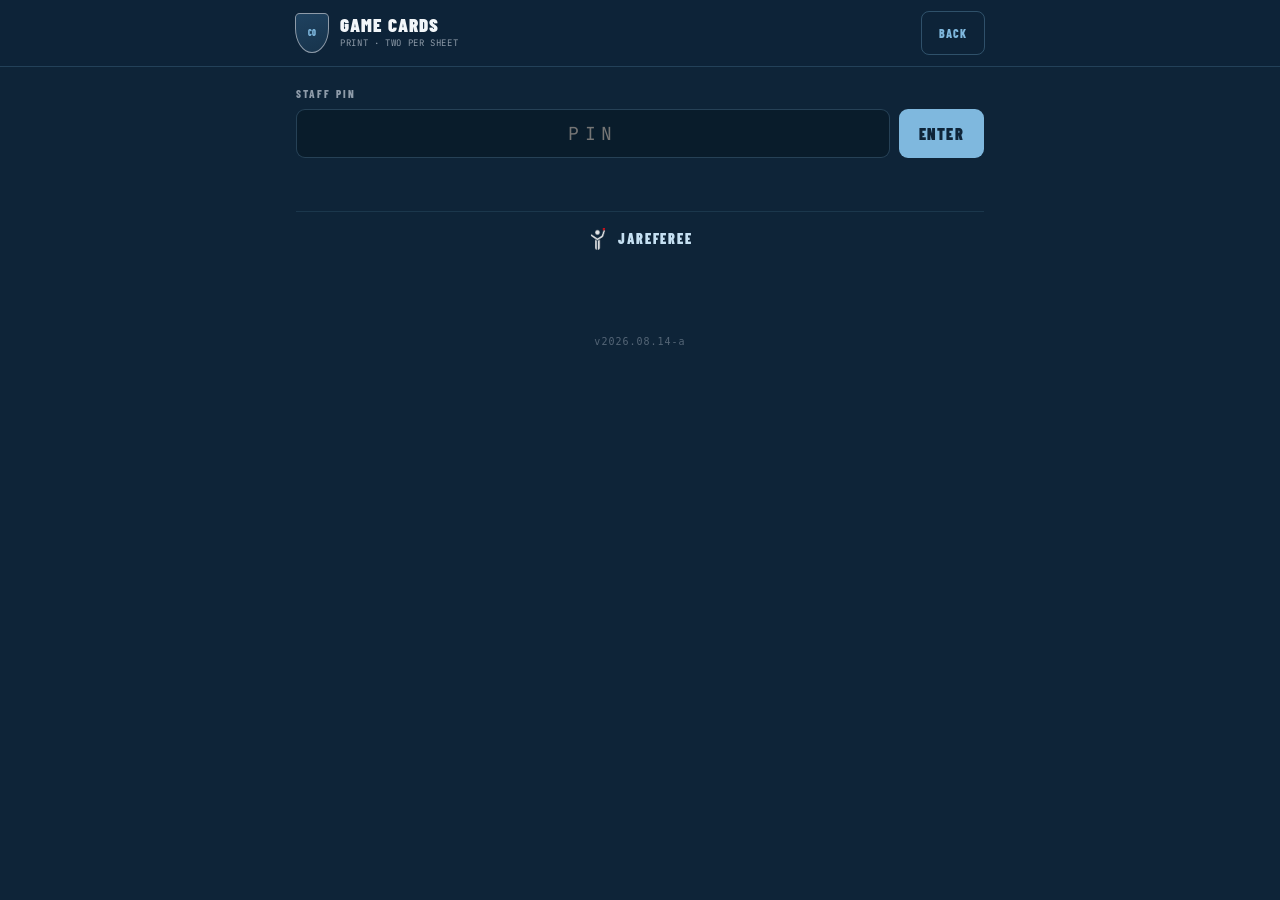
<file: cards.html>
<!DOCTYPE html>
<html lang="en">
<head>
<meta charset="utf-8">
<meta name="viewport" content="width=device-width,initial-scale=1">
<title>Game cards</title>
<meta name="theme-color" content="#0E2438">
<link rel="preconnect" href="https://fonts.googleapis.com">
<link rel="preconnect" href="https://fonts.gstatic.com" crossorigin>
<link href="https://fonts.googleapis.com/css2?family=Barlow+Condensed:wght@700;800;900&family=Inter:wght@400;500;600;700&family=JetBrains+Mono:wght@500;700&display=swap" rel="stylesheet">
<style>
:root{
  --slate:#0E2438; --slate-2:#17334B; --slate-3:#1F4260;
  --ice:#7FB8DE; --ice-pale:#C5E0F2; --steel:#8E9BA9; --snow:#F2F6F9;
  --caution:#E0A22B; --flag:#C4472F; --go:#4FA87A;
  --disp:'Barlow Condensed',Impact,sans-serif;
  --body:'Inter',-apple-system,'Segoe UI',Roboto,sans-serif;
  --mono:'JetBrains Mono',ui-monospace,Menlo,monospace;
}
*{box-sizing:border-box;-webkit-tap-highlight-color:transparent}
html,body{margin:0;padding:0}
body{background:var(--slate);color:var(--snow);font-family:var(--body);font-size:15px;line-height:1.55}
.wrap{max-width:720px;margin:0 auto;padding:0 16px 60px}

.top{position:sticky;top:0;z-index:20;background:rgba(14,36,56,.95);
  backdrop-filter:blur(12px);-webkit-backdrop-filter:blur(12px);
  border-bottom:1px solid rgba(127,184,222,.2);padding:11px 0}
.top-in{max-width:720px;margin:0 auto;padding:0 16px;display:flex;align-items:center;gap:11px}
.shield{width:34px;height:40px;flex-shrink:0;background:linear-gradient(160deg,var(--slate-3),var(--slate-2));
  border:1.5px solid var(--steel);border-radius:5px 5px 18px 18px/5px 5px 26px 26px;
  display:flex;align-items:center;justify-content:center;
  font-family:var(--disp);font-weight:900;font-size:8px;color:var(--ice);letter-spacing:.05em}
.top h1{margin:0;font-family:var(--disp);font-weight:900;font-size:19px;
  letter-spacing:.06em;text-transform:uppercase;line-height:1.05}
.top .s{font-family:var(--mono);font-size:9px;color:var(--steel);letter-spacing:.07em;margin-top:2px}
.x{margin-left:auto;appearance:none;background:transparent;border:1.5px solid rgba(127,184,222,.3);
  color:var(--ice);border-radius:8px;padding:7px 11px;cursor:pointer;text-decoration:none;
  font-family:var(--disp);font-weight:800;font-size:12px;letter-spacing:.1em;text-transform:uppercase}

.ctl{margin-top:18px}
.lbl{font-family:var(--disp);font-weight:800;font-size:11px;letter-spacing:.19em;
  text-transform:uppercase;color:var(--steel);margin-bottom:7px}
.pinrow{display:flex;gap:9px}
.pinrow input{flex:1;background:rgba(9,25,40,.72);border:1.5px solid rgba(127,184,222,.24);
  border-radius:9px;color:var(--snow);font-family:var(--mono);font-size:18px;
  letter-spacing:.3em;padding:12px 14px;outline:none;text-align:center}
.pinrow button,.go{appearance:none;border:0;cursor:pointer;border-radius:9px;background:var(--ice);
  color:var(--slate);font-family:var(--disp);font-weight:900;font-size:16px;
  letter-spacing:.09em;text-transform:uppercase;padding:0 20px}
.seg{display:flex;flex-wrap:wrap;gap:6px}
.seg button{appearance:none;cursor:pointer;font-family:var(--disp);font-weight:700;font-size:13px;
  letter-spacing:.07em;text-transform:uppercase;background:rgba(23,51,75,.6);color:var(--steel);
  border:1.5px solid rgba(127,184,222,.22);border-radius:99px;padding:8px 14px;transition:.15s}
.seg button[aria-pressed="true"]{background:var(--ice);color:var(--slate);border-color:var(--ice)}
.print{width:100%;margin-top:16px;padding:15px;font-size:19px}
.err{color:#F0A897;font-size:13px;margin-top:9px;min-height:18px}
.note{margin-top:14px;padding:13px 15px;border-radius:10px;font-size:13px;line-height:1.6;
  background:rgba(224,162,43,.09);border-left:2px solid var(--caution);color:var(--ice-pale)}
.note b{display:block;font-family:var(--disp);font-weight:800;font-size:12.5px;
  letter-spacing:.12em;text-transform:uppercase;color:var(--caution);margin-bottom:4px}
.count{font-family:var(--mono);font-size:11px;color:var(--steel);margin-top:12px}

/* ── the cards ── */
#sheet{margin-top:20px}
.card{background:#fff;color:#111;border-radius:6px;padding:12px 13px;margin-bottom:12px;
  font-family:var(--body);page-break-inside:avoid;break-inside:avoid}
.c-top{display:flex;align-items:flex-start;gap:9px;border-bottom:2px solid #111;padding-bottom:7px}
.c-brand{font-family:var(--disp);font-weight:900;font-size:12px;letter-spacing:.09em;
  text-transform:uppercase;line-height:1.05;flex:1}
.c-brand span{display:block;font-family:var(--mono);font-weight:500;font-size:7.5px;
  letter-spacing:.11em;color:#555;margin-top:2px}
.c-num{font-family:var(--mono);font-weight:700;font-size:13px;text-align:right;white-space:nowrap}
.c-num span{display:block;font-weight:500;font-size:8.5px;color:#555;margin-top:2px}
.c-meta{display:flex;flex-wrap:wrap;gap:0 14px;font-size:10px;color:#333;
  padding:6px 0;border-bottom:1px solid #bbb}
.c-meta b{font-weight:700;color:#111}
.c-teams{display:grid;grid-template-columns:1fr 1fr;gap:11px;margin-top:8px}
.c-team h4{margin:0 0 4px;font-family:var(--disp);font-weight:900;font-size:13px;
  letter-spacing:.03em;line-height:1.12;text-transform:uppercase}
.c-team .side{font-family:var(--mono);font-size:7.5px;letter-spacing:.12em;color:#666;
  text-transform:uppercase;display:block;margin-bottom:1px}
.rost{width:100%;border-collapse:collapse;font-size:9.5px}
.rost td{border-bottom:1px solid #ddd;padding:2px 3px;height:15px}
.rost td.n{width:20px;font-family:var(--mono);font-weight:700;text-align:center;
  border-right:1px solid #ddd;color:#333}
.rost td.g{width:34px;border-left:1px solid #ddd}
.rost tr.hd td{border-bottom:1.5px solid #111;font-family:var(--mono);font-size:7px;
  letter-spacing:.08em;text-transform:uppercase;color:#555;height:auto;padding-bottom:2px}
.c-grid{display:grid;grid-template-columns:1fr 1fr;gap:11px;margin-top:9px}
.box{border:1px solid #999;border-radius:3px;padding:5px 7px}
.box h5{margin:0 0 4px;font-family:var(--mono);font-size:7.5px;letter-spacing:.1em;
  text-transform:uppercase;color:#555}
.score{display:flex;align-items:center;justify-content:space-around;font-family:var(--disp);
  font-weight:900;font-size:12px}
.score .b{width:38px;height:30px;border:1.5px solid #111;border-radius:3px}
.mis{width:100%;border-collapse:collapse;font-size:8.5px}
.mis td{border:1px solid #ccc;height:14px;padding:1px 3px}
.mis tr.hd td{background:#eee;font-family:var(--mono);font-size:6.5px;letter-spacing:.06em;
  text-transform:uppercase;color:#555;height:auto}
.c-sign{display:grid;grid-template-columns:repeat(3,1fr);gap:9px;margin-top:9px;
  padding-top:7px;border-top:1px solid #bbb}
.sig{font-size:8.5px}
.sig .r{font-family:var(--mono);font-size:7px;letter-spacing:.09em;text-transform:uppercase;color:#666}
.sig .nm{font-weight:600;min-height:12px}
.sig .ln{border-bottom:1px solid #111;height:15px;margin-top:1px}
.c-foot{margin-top:7px;padding-top:5px;border-top:1px solid #bbb;
  font-family:var(--mono);font-size:7px;letter-spacing:.05em;color:#666;
  display:flex;justify-content:space-between;gap:8px}

@media print{
  @page{size:letter portrait;margin:8mm}
  body{background:#fff;color:#000}
  .top,.ctl,.note,.count,.err,.jaref{display:none!important}
  .wrap{max-width:none;padding:0}
  #sheet{margin:0}
  .card{border:1px solid #999;border-radius:0;margin:0 0 6mm;padding:5mm}
}
.jaref{margin-top:26px;padding:16px 0 4px;text-align:center;border-top:1px solid rgba(127,184,222,.12)}
.jaref a{display:inline-flex;align-items:center;gap:9px;text-decoration:none;color:inherit}
.jaref img{width:22px;height:22px;border:0;opacity:.9}
.jaref b{font-family:var(--disp);font-weight:900;font-size:14px;letter-spacing:.13em;
  text-transform:uppercase;color:var(--ice-pale)}

/* Every page declares viewport-fit=cover, so the sticky header sits under
   the notch and under Safari's own controls. On a Mac window the traffic
   lights land on top of it. Pad by the safe area and give the back control
   a full 44px tap target -- the Apple minimum, which none of these met. */
.top, .ctx{ padding-top:calc(11px + env(safe-area-inset-top,0px)) !important; }
.top-in, .ctx-in{
  padding-left:calc(15px + env(safe-area-inset-left,0px));
  padding-right:calc(15px + env(safe-area-inset-right,0px));
}
.x, .back{
  min-height:44px; min-width:64px;
  display:inline-flex; align-items:center; justify-content:center;
  padding:0 14px;
}
</style>
</head>
<body>

<div class="top">
  <div class="top-in">
    <div class="shield" id="brShield">&nbsp;</div>
    <div><h1>Game cards</h1><div class="s">PRINT · TWO PER SHEET</div></div>
    <a class="x" href="index.html">Back</a>
  </div>
</div>

<div class="wrap">
  <div class="ctl" id="gate">
    <div class="lbl">Staff PIN</div>
    <div class="pinrow">
      <input type="tel" id="pin" maxlength="4" inputmode="numeric" placeholder="PIN"
             onkeydown="if(event.key==='Enter')unlock()">
      <button onclick="unlock()">Enter</button>
    </div>
    <div class="err" id="err"></div>
  </div>

  <div id="picker" style="display:none">
    <div class="ctl">
      <div class="lbl">Day</div>
      <div class="seg" id="days"></div>
    </div>
    <div class="ctl">
      <div class="lbl">Venue</div>
      <div class="seg" id="venues"></div>
    </div>
    <button class="go print" onclick="window.print()">Print these cards</button>
    <div class="count" id="count"></div>
    <div class="note" id="rnote" style="display:none"></div>
  </div>

  <div id="sheet"></div>

  <div class="jaref">
    <a href="https://jareferee.com" target="_blank" rel="noopener">
      <img src="assets/brand/jareferee-mark-light.png"
           alt="JAReferee" width="22" height="22"><b>JAReferee</b>
    </a>
  </div>
</div>

<script src="config.js"></script>
<script>
/* ── branding from config.js ─────────────────────────────
   Nothing tournament-specific is hardcoded on this page. */
var EV    = (window.JAR && JAR.EVENT) || {};

/* config.js is what tells a page which tournament it is. When it does not
   load -- opened outside its folder, a bad upload, a cached 404 -- the
   page rendered a blank shell reading "Colorado Referee Hub" with no
   venues and no explanation. Say so instead of guessing. */
if (!window.JAR) {
  try {
    var _cfgWarn = function(){
      var b=document.createElement('div');
      b.style.cssText='position:relative;z-index:5;padding:14px 16px;background:#7A1A0E;'+
        'color:#fff;font-family:-apple-system,Segoe UI,Roboto,sans-serif;font-size:14px;'+
        'line-height:1.5;text-align:center';
      b.innerHTML='<b>Configuration did not load.</b><br>'+
        'This page cannot tell which tournament it belongs to, so nothing below is real. '+
        'Open it from its own web address rather than as a file, and check that '+
        'config.js sits beside it.';
      document.body.insertBefore(b, document.body.firstChild);
    };
    if(document.readyState==='loading') document.addEventListener('DOMContentLoaded',_cfgWarn);
    else _cfgWarn();
  } catch(e){}
}

// Every request names its event, and only when config.js resolved one.
//
// The backend works out which tournament a date belongs to, and three run
// on 13-16 August, so without this it falls back to whichever sorts first
// and serves another tournament's games. The 'steamboat' default below is
// a display fallback -- sending it as fact is how a page ends up
// confidently showing the wrong event.
function evParam(){
  var id = (window.JAR && JAR.id) || '';
  return id ? '&event='+encodeURIComponent(id) : '';
}
function evId(){ return (window.JAR && JAR.id) || ''; }
var EVENT = (window.JAR && JAR.id) || 'steamboat';
function jarBrand(extra){
  try{
    document.title = (extra? extra+' \u00b7 ':'') + (EV.full||'Referee Hub');
    var sh=document.getElementById('brShield'); if(sh) sh.textContent=EV.shield||'';
    if(EV.accent) document.documentElement.style.setProperty('--accent',EV.accent);
  }catch(e){}
}

var BACKEND = (window.JAR && JAR.BACKEND) || 'https://script.google.com/macros/s/AKfycbxQXvVq-gtGfUvgXF3NJXkFU_4aVlqFclU0bF0B0dQWbpjb42tstU7UnbKLf5DFP3PY/exec';
var DATES=(EV.dates)||[];
function dayLbl(d){ return (window.JAR&&JAR.dayLabel)?JAR.dayLabel(d):d; }
var ROWS=16;   // roster lines per team when we have no data

var S={pin:'',date:DATES[0],venue:'',venues:[]};

function esc(s){return String(s==null?'':s).replace(/[&<>"']/g,function(c){
  return {'&':'&amp;','<':'&lt;','>':'&gt;','"':'&quot;',"'":'&#39;'}[c];});}

function unlock(){
  var pin=(document.getElementById('pin').value||'').trim();
  var err=document.getElementById('err'); err.textContent='';
  if(pin.length<4){ err.textContent='Four digits.'; return; }
  S.pin=pin;
  load(function(ok){
    if(!ok){ err.textContent='That PIN cannot print cards.'; return; }
    document.getElementById('gate').style.display='none';
    document.getElementById('picker').style.display='block';
  });
}

function load(cb){
  var q='?action=gameCards&pin='+encodeURIComponent(S.pin)+'&date='+encodeURIComponent(S.date)+evParam();
  if(S.venue) q+='&venue='+encodeURIComponent(S.venue);
  fetch(BACKEND+q).then(function(r){return r.json();}).then(function(res){
    if(!res||res.status!=='ok'){ if(cb)cb(false); return; }
    S.venues=res.venues||[];
    renderPickers();
    renderCards(res);
    if(cb)cb(true);
  }).catch(function(){ if(cb)cb(false); });
}

function renderPickers(){
  document.getElementById('days').innerHTML=DATES.map(function(d){
    return '<button aria-pressed="'+(d===S.date)+'" onclick="setDay(\''+d+'\')">'+dayLbl(d)+'</button>';
  }).join('');
  document.getElementById('venues').innerHTML=
    '<button aria-pressed="'+(!S.venue)+'" onclick="setVenue(\'\')">All</button>'+
    ((window.JAR&&JAR.playVenues)?JAR.playVenues():S.venues).map(function(v){
      var short=(window.JAR&&JAR.short)?JAR.short(v):v;
      return '<button aria-pressed="'+(v===S.venue)+'" onclick="setVenue('+
        JSON.stringify(v).replace(/"/g,'&quot;')+')">'+esc(short)+'</button>';
    }).join('');
}
function setDay(d){ S.date=d; load(); }
function setVenue(v){ S.venue=v; load(); }

function renderCards(res){
  var games=res.data||[];
  document.getElementById('count').textContent=
    games.length+' card'+(games.length===1?'':'s')+
    (res.haveRosters?' · '+res.matched+' with rosters':'');

  var note=document.getElementById('rnote');
  if(!res.haveRosters){
    note.style.display='block';
    note.innerHTML='<b>No rosters loaded</b>Cards print with blank numbered lines for the '+
      'coach to fill in. To print names instead, paste the Playmetrics export into the '+
      '<b style="display:inline;font-size:13px">ROSTERS</b> sheet as TEAM, JERSEY, PLAYER, PASS_ID. '+
      'Run diagRosterMatch in Apps Script for the exact team names to match.';
  } else if(res.matched<res.total){
    note.style.display='block';
    note.innerHTML='<b>'+(res.total-res.matched)+' of '+res.total+' cards have no roster</b>'+
      'Those print blank lines. Run diagRosterMatch to see which teams are missing, and '+
      'use the TEAM_NAMES sheet if Playmetrics spells one differently to Assignr.';
  } else note.style.display='none';

  document.getElementById('sheet').innerHTML=games.map(card).join('');
}

function rosterRows(list){
  var out='<tr class="hd"><td class="n">#</td><td>Player</td><td class="g">Goals</td></tr>';
  var n=Math.max(ROWS,list.length);
  for(var i=0;i<n;i++){
    var p=list[i];
    out+='<tr><td class="n">'+(p?esc(p.jersey):'')+'</td>'+
         '<td>'+(p?esc(p.player):'')+'</td><td class="g"></td></tr>';
  }
  return out;
}

function misconductRows(n){
  var out='<tr class="hd"><td>Min</td><td>#</td><td>Name</td><td>Code</td></tr>';
  for(var i=0;i<n;i++) out+='<tr><td></td><td></td><td></td><td></td></tr>';
  return out;
}

function card(g){
  return '<div class="card">'+
    '<div class="c-top">'+
      '<div class="c-brand">'+esc(EV.cardBrand||'')+
        '<span>'+esc(EV.cardSub||'')+'</span></div>'+
      '<div class="c-num">#'+esc(g.gameNumber)+'<span>'+esc(g.time)+'</span></div>'+
    '</div>'+

    '<div class="c-meta">'+
      '<span><b>Date</b> '+esc(g.date)+'</span>'+
      '<span><b>Venue</b> '+esc(g.venue)+'</span>'+
      '<span><b>Field</b> '+esc(g.field||'—')+'</span>'+
      '<span><b>Division</b> '+esc(g.division)+'</span>'+
    '</div>'+

    '<div class="c-teams">'+
      '<div class="c-team"><span class="side">Home</span><h4>'+esc(g.home)+'</h4>'+
        '<table class="rost">'+rosterRows(g.homeRoster)+'</table></div>'+
      '<div class="c-team"><span class="side">Away</span><h4>'+esc(g.away)+'</h4>'+
        '<table class="rost">'+rosterRows(g.awayRoster)+'</table></div>'+
    '</div>'+

    '<div class="c-grid">'+
      '<div class="box"><h5>Score</h5>'+
        '<div class="score"><span>H</span><div class="b"></div>'+
          '<span>A</span><div class="b"></div></div></div>'+
      '<div class="box"><h5>Cautions and send-offs</h5>'+
        '<table class="mis">'+misconductRows(3)+'</table></div>'+
    '</div>'+

    '<div class="c-sign">'+
      '<div class="sig"><div class="r">Referee</div><div class="nm">'+esc(g.crew.cr||'')+'</div><div class="ln"></div></div>'+
      '<div class="sig"><div class="r">AR1</div><div class="nm">'+esc(g.crew.ar1||'')+'</div><div class="ln"></div></div>'+
      '<div class="sig"><div class="r">AR2</div><div class="nm">'+esc(g.crew.ar2||'')+'</div><div class="ln"></div></div>'+
    '</div>'+

    '<div class="c-foot">'+
      '<span>Complete this card fully, then file your game report in Assignr.</span>'+
      '<span>'+esc(EV.hub||'jareferee.com')+'</span>'+
    '</div>'+
  '</div>';
}


/* boot */
try{ jarBrand('Game cards');  }catch(e){}


/* ── PAGE VERSION ─────────────────────────────────────────
   The .gs files carry GCC_VERSION; these pages carried nothing, so there
   was no way to tell whether a browser was running the current file or a
   cached one from three deploys ago. Printed in the console and shown in
   the footer. If this does not match what was last shipped, the page is
   stale -- hard refresh before reporting a bug. */
var PAGE_VERSION='2026.08.14-a';
try{
  console.log('page '+PAGE_VERSION);
  var _v=document.createElement('div');
  _v.textContent='v'+PAGE_VERSION;
  _v.style.cssText='position:relative;z-index:1;text-align:center;padding:14px 0 20px;'+
    'font-family:ui-monospace,Menlo,monospace;font-size:10px;letter-spacing:.1em;'+
    'color:rgba(142,155,169,.55)';
  document.body.appendChild(_v);
}catch(e){}
</script>
</body>
</html>
</file>
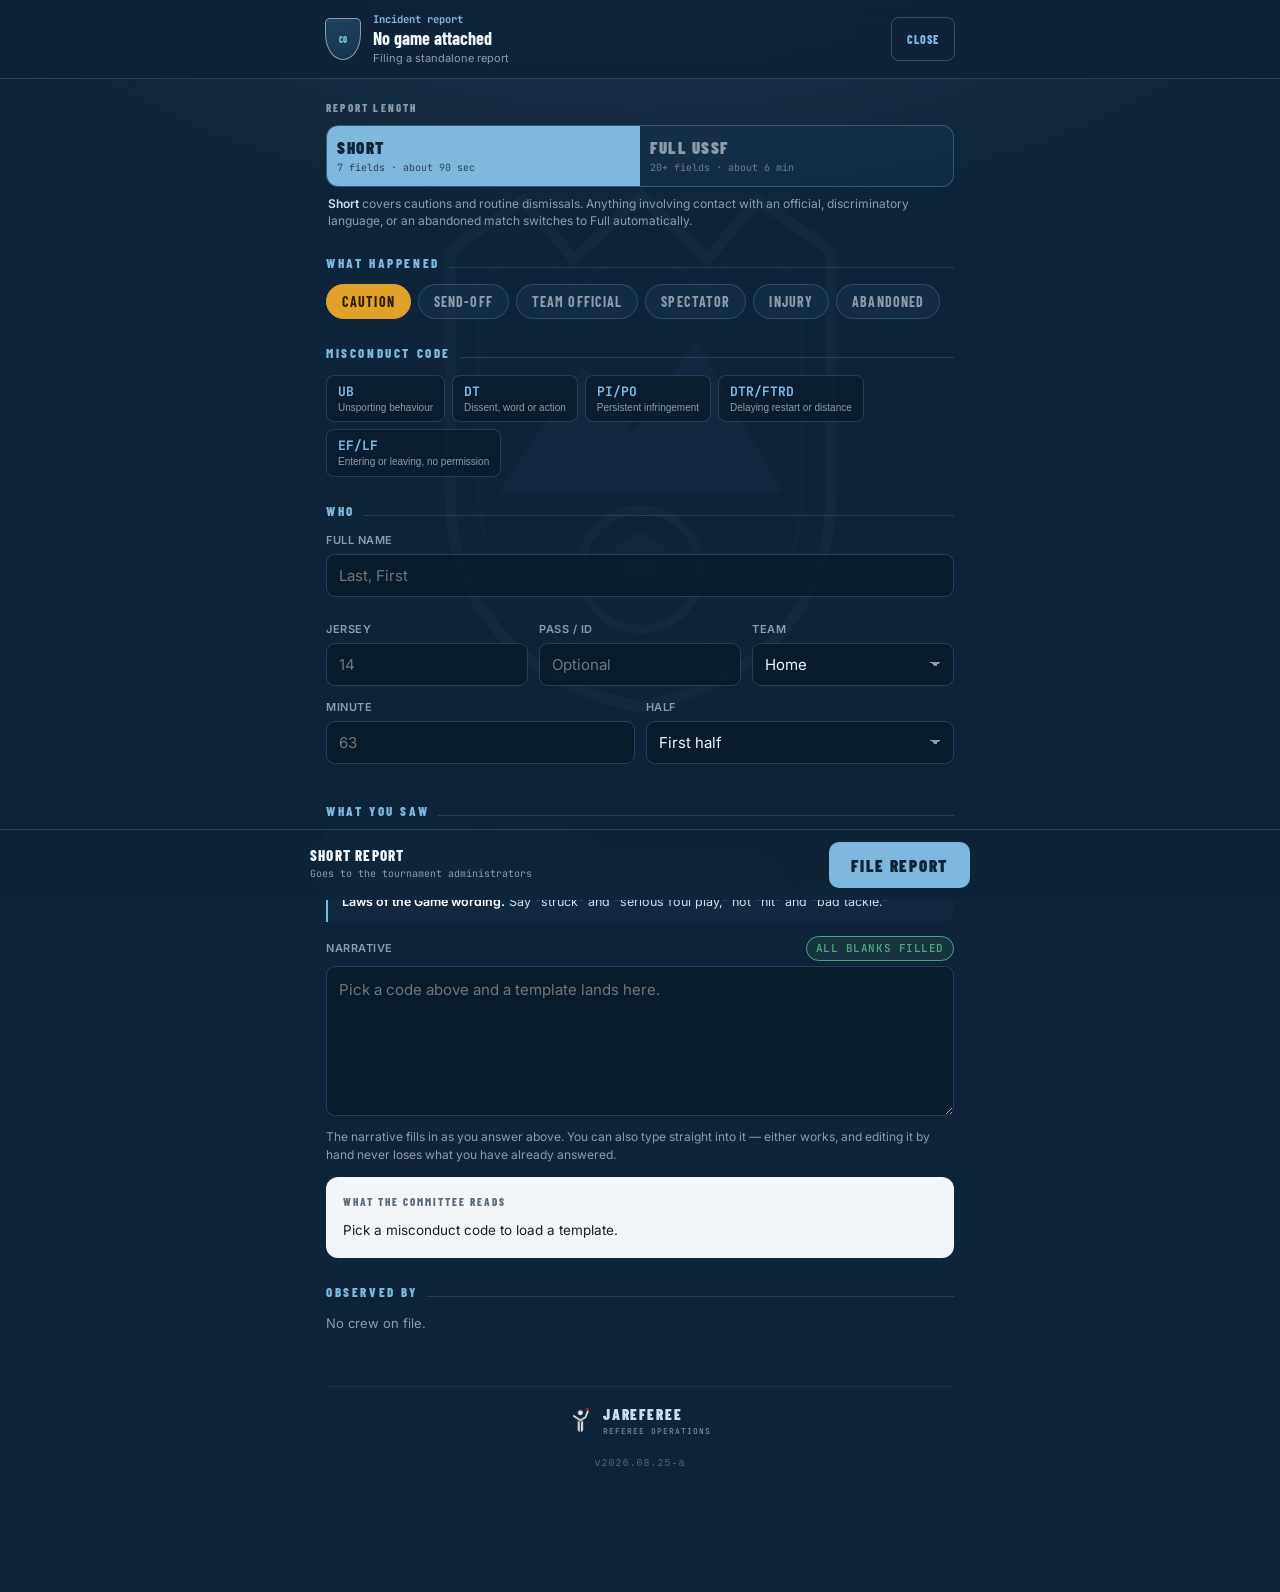
<file: incident.html>
<!DOCTYPE html>
<html lang="en">
<head>
<meta charset="utf-8">
<meta name="viewport" content="width=device-width,initial-scale=1,viewport-fit=cover">
<title>Incident report</title>
<meta name="theme-color" content="#0E2438">
<link rel="preconnect" href="https://fonts.googleapis.com">
<link rel="preconnect" href="https://fonts.gstatic.com" crossorigin>
<link href="https://fonts.googleapis.com/css2?family=Barlow+Condensed:wght@600;700;800;900&family=Inter:wght@400;500;600;700&family=JetBrains+Mono:wght@500;700&display=swap" rel="stylesheet">
<style>
:root{
  --slate:#0E2438; --slate-2:#17334B; --slate-3:#1F4260;
  --ice:#7FB8DE; --ice-pale:#C5E0F2; --steel:#8E9BA9; --snow:#F2F6F9;
  --caution:#E0A22B; --flag:#C4472F; --go:#4FA87A;
  --disp:'Barlow Condensed',Impact,sans-serif;
  --body:'Inter',-apple-system,'Segoe UI',Roboto,sans-serif;
  --mono:'JetBrains Mono',ui-monospace,Menlo,monospace;
}
*{box-sizing:border-box;-webkit-tap-highlight-color:transparent}
html,body{margin:0;padding:0}
body{background:var(--slate);color:var(--snow);font-family:var(--body);
  font-size:15px;line-height:1.55;padding-bottom:100px}
body::before{content:'';position:fixed;inset:0;z-index:0;pointer-events:none;
  background:radial-gradient(ellipse 90% 55% at 50% -8%,rgba(127,184,222,.15) 0%,transparent 62%)}

/* SMST shield watermark */
body::after{
  content:'';position:fixed;z-index:0;pointer-events:none;
  top:50%;left:50%;transform:translate(-50%,-50%);
  width:min(88vw,540px);height:min(88vw,540px);
  background-image:url("data:image/svg+xml,%3Csvg%20xmlns%3D%22http%3A%2F%2Fwww.w3.org%2F2000%2Fsvg%22%20viewBox%3D%220%200%20200%20244%22%3E%20%3Cpath%20d%3D%22M14%2032%20L47%209%20L70%2036%20L100%207%20L130%2036%20L153%209%20L186%2032%20L186%20142%20C186%20197%20148%20229%20100%20238%20C52%20229%2014%20197%2014%20142%20Z%22%20fill%3D%22none%22%20stroke%3D%22%237FB8DE%22%20stroke-width%3D%225%22%2F%3E%20%3Cpath%20d%3D%22M27%2045%20L52%2028%20L71%2050%20L100%2026%20L129%2050%20L148%2028%20L173%2045%20L173%20140%20C173%20186%20142%20213%20100%20221%20C58%20213%2027%20186%2027%20140%20Z%22%20fill%3D%22none%22%20stroke%3D%22%237FB8DE%22%20stroke-width%3D%222%22%20opacity%3D%22.6%22%2F%3E%20%3Cpath%20d%3D%22M36%20141%20L74%2084%20L97%20114%20L125%2072%20L164%20141%20Z%22%20fill%3D%22%237FB8DE%22%20opacity%3D%22.85%22%2F%3E%20%3Ccircle%20cx%3D%22100%22%20cy%3D%22176%22%20r%3D%2227%22%20fill%3D%22none%22%20stroke%3D%22%237FB8DE%22%20stroke-width%3D%224%22%2F%3E%20%3Cpath%20d%3D%22M100%20158%20L112%20167%20L107%20181%20L93%20181%20L88%20167%20Z%22%20fill%3D%22%237FB8DE%22%20opacity%3D%22.7%22%2F%3E%20%3C%2Fsvg%3E");
  background-repeat:no-repeat;background-position:center;background-size:contain;
  opacity:.04;
}
@media (max-width:520px){ body::after{ opacity:.05 } }
.wrap{position:relative;z-index:1;max-width:660px;margin:0 auto;padding:0 16px}

.ctx{position:sticky;top:0;z-index:20;background:rgba(14,36,56,.94);
  backdrop-filter:blur(14px);-webkit-backdrop-filter:blur(14px);
  border-bottom:1px solid rgba(127,184,222,.22);padding:11px 0}
.ctx-in{max-width:660px;margin:0 auto;padding:0 16px;display:flex;gap:12px;align-items:center}
.shield{width:36px;height:42px;flex-shrink:0;
  background:linear-gradient(160deg,var(--slate-3),var(--slate-2));
  border:1.5px solid var(--steel);border-radius:5px 5px 18px 18px/5px 5px 26px 26px;
  display:flex;align-items:center;justify-content:center;
  font-family:var(--disp);font-weight:900;font-size:8.5px;color:var(--ice);letter-spacing:.05em}
.ctx-meta{min-width:0;flex:1}
.ctx-num{font-family:var(--mono);font-size:10.5px;font-weight:700;color:var(--ice)}
.ctx-teams{font-family:var(--disp);font-weight:700;font-size:18px;line-height:1.12;
  margin:1px 0 2px;overflow:hidden;text-overflow:ellipsis;white-space:nowrap}
.ctx-where{font-size:11px;color:var(--steel)}
.x{appearance:none;background:transparent;border:1.5px solid rgba(127,184,222,.3);
  color:var(--ice);border-radius:8px;padding:7px 11px;cursor:pointer;
  font-family:var(--disp);font-weight:800;font-size:12px;letter-spacing:.1em;text-transform:uppercase}

.switch-lbl{font-family:var(--disp);font-weight:800;font-size:11px;letter-spacing:.2em;
  text-transform:uppercase;color:var(--steel);margin:20px 0 8px}
.switch{display:grid;grid-template-columns:1fr 1fr;border:1.5px solid rgba(127,184,222,.32);
  border-radius:12px;overflow:hidden;background:rgba(23,51,75,.55)}
.sw{appearance:none;border:0;background:transparent;cursor:pointer;padding:13px 10px 12px;
  text-align:left;color:var(--steel);font-family:var(--body);
  border-right:1px solid rgba(127,184,222,.18);transition:background .18s,color .18s}
.sw:last-child{border-right:0}
.sw-name{display:block;font-family:var(--disp);font-weight:900;font-size:17px;
  letter-spacing:.09em;text-transform:uppercase;line-height:1}
.sw-cost{display:block;font-family:var(--mono);font-size:10px;margin-top:5px;opacity:.72}
.sw[aria-pressed="true"]{background:var(--ice);color:var(--slate)}
.sw[aria-pressed="true"] .sw-cost{opacity:.78}
.switch-note{font-size:12px;color:var(--steel);margin:8px 2px 0;line-height:1.45}
.switch-note b{color:var(--ice-pale);font-weight:600}

.sec{margin:24px 0 0}
.sec-h{display:flex;align-items:baseline;gap:9px;margin-bottom:11px}
.sec-h h2{font-family:var(--disp);font-weight:800;font-size:13px;letter-spacing:.2em;
  text-transform:uppercase;color:var(--ice);margin:0}
.sec-h .rule{flex:1;height:1px;background:rgba(127,184,222,.2)}
.sec-h .only{font-family:var(--mono);font-size:9px;color:var(--caution);letter-spacing:.06em;
  border:1px solid rgba(224,162,43,.4);padding:2px 6px;border-radius:99px}

label.f{display:block;margin-bottom:13px}
label.f>span{display:block;font-size:11px;font-weight:600;color:var(--steel);
  letter-spacing:.05em;text-transform:uppercase;margin-bottom:5px}
input[type=text],input[type=number],input[type=email],input[type=tel],select,textarea{
  width:100%;background:rgba(9,25,40,.72);border:1.5px solid rgba(127,184,222,.24);
  border-radius:9px;color:var(--snow);font-family:var(--body);font-size:15px;
  padding:11px 12px;outline:none;transition:border-color .16s}
select{appearance:none;background-image:linear-gradient(45deg,transparent 50%,var(--steel) 50%),linear-gradient(135deg,var(--steel) 50%,transparent 50%);background-position:calc(100% - 18px) 50%,calc(100% - 13px) 50%;background-size:5px 5px,5px 5px;background-repeat:no-repeat;padding-right:36px}
textarea{min-height:150px;resize:vertical;line-height:1.6}
input:focus,select:focus,textarea:focus{border-color:var(--ice)}
.row2{display:grid;grid-template-columns:1fr 1fr;gap:11px}
.row3{display:grid;grid-template-columns:1fr 1fr 1fr;gap:11px}
@media(max-width:460px){.row3{grid-template-columns:1fr 1fr}}

.seg{display:flex;flex-wrap:wrap;gap:7px}
.seg button{appearance:none;cursor:pointer;font-family:var(--disp);font-weight:700;
  font-size:14px;letter-spacing:.08em;text-transform:uppercase;
  background:rgba(23,51,75,.6);color:var(--steel);
  border:1.5px solid rgba(127,184,222,.24);border-radius:99px;padding:8px 15px;transition:.16s}
.seg button[aria-pressed="true"]{background:var(--ice);color:var(--slate);border-color:var(--ice)}
.seg button[data-tone="red"][aria-pressed="true"]{background:var(--flag);border-color:var(--flag);color:#fff}
.seg button[data-tone="yellow"][aria-pressed="true"]{background:var(--caution);border-color:var(--caution);color:#2A1D02}

.codes{display:flex;flex-wrap:wrap;gap:7px}
.code{appearance:none;cursor:pointer;text-align:left;background:rgba(9,25,40,.6);
  border:1.5px solid rgba(127,184,222,.22);border-radius:8px;padding:7px 11px;
  transition:.16s;min-width:78px}
.code b{display:block;font-family:var(--mono);font-weight:700;font-size:13px;color:var(--ice)}
.code i{display:block;font-style:normal;font-size:10px;color:var(--steel);margin-top:2px;line-height:1.25}
.code[aria-pressed="true"]{border-color:var(--ice);background:rgba(127,184,222,.15)}
.code[aria-pressed="true"] b{color:var(--ice-pale)}
.code.red[aria-pressed="true"]{border-color:var(--flag);background:rgba(196,71,47,.16)}
.code.red[aria-pressed="true"] b{color:#F0A897}

.rules{border-left:2px solid var(--ice);background:rgba(23,51,75,.42);
  border-radius:0 9px 9px 0;padding:11px 14px;margin:0 0 14px}
.rules p{margin:0;font-size:12.5px;color:var(--ice-pale);line-height:1.55}
.rules p+p{margin-top:5px}
.rules b{color:#fff;font-weight:600}

.narr-head{display:flex;align-items:center;justify-content:space-between;gap:10px;margin-bottom:5px}
.narr-head span{font-size:11px;font-weight:600;color:var(--steel);letter-spacing:.05em;text-transform:uppercase}
.blanks{font-family:var(--mono);font-size:11px;font-weight:700;padding:3px 9px;border-radius:99px;
  border:1px solid var(--caution);color:var(--caution);background:rgba(224,162,43,.1)}
.blanks.done{border-color:var(--go);color:var(--go);background:rgba(79,168,122,.12)}
.hint{font-size:12px;color:var(--steel);margin-top:6px;line-height:1.45}
.hint code{font-family:var(--mono);font-size:11px;color:var(--ice);
  background:rgba(127,184,222,.12);padding:1px 5px;border-radius:4px}

/* fill-the-blanks panel */
/* Above the narrative now, so the spacing runs the other way. */
.fills{margin-bottom:13px}
.fill{background:rgba(9,25,40,.5);border:1px solid rgba(224,162,43,.3);
  border-radius:10px;padding:11px 13px;margin-bottom:8px}
.fill-k{font-family:var(--mono);font-size:10px;letter-spacing:.06em;color:var(--caution);
  text-transform:uppercase;margin-bottom:8px;line-height:1.4}
.fill-opts{display:flex;flex-wrap:wrap;gap:6px}
.fill-opts button{appearance:none;cursor:pointer;background:rgba(23,51,75,.7);
  border:1.5px solid rgba(127,184,222,.3);border-radius:8px;color:var(--snow);
  font-family:var(--body);font-size:13.5px;padding:8px 12px;transition:.14s;text-align:left}
.fill-opts button:hover{border-color:var(--ice);background:rgba(127,184,222,.16)}
.fill-in{display:flex;gap:7px}
.fill-in input{flex:1;font-size:14px;padding:9px 11px}
.fill-in button{appearance:none;cursor:pointer;border:0;border-radius:8px;background:var(--ice);
  color:var(--slate);font-family:var(--disp);font-weight:900;font-size:13px;
  letter-spacing:.08em;text-transform:uppercase;padding:0 15px}
.fills-done{font-size:13px;color:var(--go);padding:11px 13px;border-radius:10px;
  background:rgba(79,168,122,.1);border:1px solid rgba(79,168,122,.35)}

.full-only{display:none}
body[data-mode="full"] .full-only{display:block}

.cond{display:none;border:1.5px dashed rgba(196,71,47,.5);border-radius:12px;
  padding:14px;margin-top:14px;background:rgba(196,71,47,.07)}
.cond.on{display:block}
.cond h3{font-family:var(--disp);font-weight:800;font-size:13px;letter-spacing:.14em;
  text-transform:uppercase;color:#F0A897;margin:0 0 9px}

.checks{display:flex;flex-wrap:wrap;gap:8px}
.chk{display:inline-flex;align-items:center;gap:7px;cursor:pointer;background:rgba(9,25,40,.6);
  border:1.5px solid rgba(127,184,222,.22);border-radius:8px;padding:8px 12px;
  font-size:13.5px;transition:.16s}
.chk input{accent-color:var(--ice);width:16px;height:16px;margin:0}
.chk:has(input:checked){border-color:var(--ice);background:rgba(127,184,222,.13)}

.sitnote{background:rgba(224,162,43,.1);border-left:2px solid var(--caution);
  border-radius:0 9px 9px 0;padding:11px 14px;margin-top:12px;display:none}
.sitnote.on{display:block}
.sitnote b{display:block;font-family:var(--disp);font-weight:800;font-size:12.5px;
  letter-spacing:.12em;text-transform:uppercase;color:var(--caution);margin-bottom:4px}
.sitnote p{margin:0;font-size:12.5px;color:var(--ice-pale);line-height:1.55}

.prev{margin-top:14px;background:var(--snow);color:#12202D;border-radius:12px;padding:16px 17px}
.prev h4{font-family:var(--disp);font-weight:800;font-size:11px;letter-spacing:.18em;
  text-transform:uppercase;color:#5A6A79;margin:0 0 9px}
.prev .doc{font-size:13.5px;line-height:1.65;white-space:pre-wrap;word-break:break-word}
.prev .doc em{background:#FBE7BC;font-style:normal;padding:0 2px;border-radius:2px}

.bar{position:fixed;left:0;right:0;bottom:0;z-index:30;background:rgba(14,36,56,.95);
  backdrop-filter:blur(14px);-webkit-backdrop-filter:blur(14px);
  border-top:1px solid rgba(127,184,222,.22);
  padding:12px 16px calc(12px + env(safe-area-inset-bottom))}
.bar-in{max-width:660px;margin:0 auto;display:flex;gap:10px;align-items:center}
.bar .meta{flex:1;min-width:0}
.bar .meta b{display:block;font-family:var(--disp);font-weight:800;font-size:15px;
  letter-spacing:.08em;text-transform:uppercase;line-height:1}
.bar .meta i{display:block;font-style:normal;font-family:var(--mono);font-size:10px;
  color:var(--steel);margin-top:3px}
.file{appearance:none;border:0;cursor:pointer;border-radius:10px;background:var(--ice);
  color:var(--slate);font-family:var(--disp);font-weight:900;font-size:17px;
  letter-spacing:.1em;text-transform:uppercase;padding:13px 22px;transition:filter .16s}
.file:hover{filter:brightness(1.08)}
.file:disabled{opacity:.5;cursor:not-allowed}

.done-screen{display:none;text-align:center;padding:56px 20px}
.done-screen.on{display:block}
.done-screen .tick{width:74px;height:74px;margin:0 auto 18px;border-radius:50%;
  background:rgba(79,168,122,.15);border:2px solid var(--go);color:var(--go);
  display:flex;align-items:center;justify-content:center;font-size:36px}
.done-screen h2{font-family:var(--disp);font-weight:900;font-size:31px;letter-spacing:.04em;
  text-transform:uppercase;margin:0 0 8px}
.done-screen p{color:var(--ice-pale);font-size:14.5px;margin:0 auto 8px;max-width:400px}
.done-screen .id{font-family:var(--mono);font-size:11px;color:var(--steel);margin-top:14px}
.done-screen .btn{display:inline-block;margin-top:22px;border-radius:10px;background:var(--ice);
  color:var(--slate);font-family:var(--disp);font-weight:900;font-size:16px;
  letter-spacing:.09em;text-transform:uppercase;padding:12px 24px;
  text-decoration:none;border:0;cursor:pointer}
.raphand{display:none;margin-top:26px;padding:20px;border-radius:14px;
  background:rgba(224,162,43,.08);border:1.5px solid rgba(224,162,43,.35);text-align:center}
.raphand.on{display:block}
.raphand h3{font-family:var(--disp);font-weight:900;font-size:19px;letter-spacing:.05em;
  text-transform:uppercase;color:var(--caution);margin:0 0 4px}
.raphand .lead{font-size:14px;color:var(--ice-pale);margin:0 0 15px}
.raphand svg{width:min(58vw,210px);height:auto;border-radius:10px;display:block;margin:0 auto}
.raphand .u{font-family:var(--mono);font-size:13px;color:var(--ice);margin-top:12px;word-break:break-all}
.raphand .say{margin-top:14px;padding:12px 14px;border-radius:9px;text-align:left;
  background:rgba(127,184,222,.09);border-left:2px solid var(--ice);
  font-size:13.5px;line-height:1.6;color:var(--ice-pale)}
.err{color:#F0A897;font-size:13px;margin-top:9px;min-height:18px}
.jaref{margin-top:26px;padding:18px 0 4px;text-align:center;border-top:1px solid rgba(127,184,222,.12)}
.jaref a{display:inline-flex;align-items:center;gap:10px;text-decoration:none;color:inherit}
.jaref img{width:24px;height:24px;display:block;border:0;opacity:.92}
.jaref .txt{text-align:left;line-height:1.25}
.jaref .txt b{display:block;font-family:var(--disp);font-weight:900;font-size:15px;
  letter-spacing:.13em;text-transform:uppercase;color:var(--ice-pale)}
.jaref .txt i{display:block;font-style:normal;font-family:var(--mono);font-size:8px;
  letter-spacing:.13em;text-transform:uppercase;color:var(--steel);margin-top:2px}
@media (prefers-reduced-motion:reduce){*{transition:none!important}}

/* Every page declares viewport-fit=cover, so the sticky header sits under
   the notch and under Safari's own controls. On a Mac window the traffic
   lights land on top of it. Pad by the safe area and give the back control
   a full 44px tap target -- the Apple minimum, which none of these met. */
.top, .ctx{ padding-top:calc(11px + env(safe-area-inset-top,0px)) !important; }
.top-in, .ctx-in{
  padding-left:calc(15px + env(safe-area-inset-left,0px));
  padding-right:calc(15px + env(safe-area-inset-right,0px));
}
.x, .back{
  min-height:44px; min-width:64px;
  display:inline-flex; align-items:center; justify-content:center;
  padding:0 14px;
}
</style>
</head>
<body data-mode="short">

<div class="ctx">
  <div class="ctx-in">
    <div class="shield" id="brShield">&nbsp;</div>
    <div class="ctx-meta">
      <div class="ctx-num" id="cNum">Incident report</div>
      <div class="ctx-teams" id="cTeams">Loading…</div>
      <div class="ctx-where" id="cWhere">—</div>
    </div>
    <button class="x" onclick="history.back()">Close</button>
  </div>
</div>

<div class="wrap" id="form">

  <div class="switch-lbl">Report length</div>
  <div class="switch" role="group" aria-label="Report length">
    <button class="sw" id="swShort" aria-pressed="true" onclick="setMode('short')">
      <span class="sw-name">Short</span><span class="sw-cost">7 fields · about 90 sec</span>
    </button>
    <button class="sw" id="swFull" aria-pressed="false" onclick="setMode('full')">
      <span class="sw-name">Full USSF</span><span class="sw-cost">20+ fields · about 6 min</span>
    </button>
  </div>
  <p class="switch-note" id="modeNote">
    <b>Short</b> covers cautions and routine dismissals. Anything involving contact with an official,
    discriminatory language, or an abandoned match switches to Full automatically.
  </p>

  <div class="sec">
    <div class="sec-h"><h2>What happened</h2><div class="rule"></div></div>
    <div class="seg" id="typeSeg">
      <button data-type="caution"  data-tone="yellow" aria-pressed="true"  onclick="setType(this)">Caution</button>
      <button data-type="sendoff"  data-tone="red"    aria-pressed="false" onclick="setType(this)">Send-off</button>
      <button data-type="official" data-tone="red"    aria-pressed="false" onclick="setType(this)">Team official</button>
      <button data-type="spectator" data-tone="red"   aria-pressed="false" onclick="setType(this)">Spectator</button>
      <button data-type="injury"                      aria-pressed="false" onclick="setType(this)">Injury</button>
      <button data-type="abandon"  data-tone="red"    aria-pressed="false" onclick="setType(this)">Abandoned</button>
    </div>
    <div class="sitnote" id="sitNote">
      <b>Goes on the sit out list</b>
      <p>Tournament staff will see this person is expected to stay off the fields. Nothing about them appears on the public scoreboard.</p>
    </div>
  </div>

  <div class="sec" id="codeSec">
    <div class="sec-h"><h2>Misconduct code</h2><div class="rule"></div></div>
    <div class="codes" id="codeList"></div>
  </div>

  <div class="sec">
    <div class="sec-h"><h2>Who</h2><div class="rule"></div></div>
    <div class="row3">
      <label class="f" style="grid-column:1/-1"><span>Full name</span>
        <input type="text" id="pName" oninput="rebuildNarr()" placeholder="Last, First" autocomplete="off"></label>
      <label class="f"><span>Jersey</span><input type="text" id="pNum" oninput="rebuildNarr()" inputmode="numeric" placeholder="14"></label>
      <label class="f"><span>Pass / ID</span><input type="text" id="pId" placeholder="Optional"></label>
      <label class="f"><span>Team</span><select id="pTeam" onchange="rebuildNarr()"></select></label>
    </div>
    <div class="row2">
      <label class="f"><span>Minute</span><input type="text" id="pMin" oninput="rebuildNarr()" inputmode="numeric" placeholder="63"></label>
      <label class="f"><span>Half</span>
        <select id="pHalf" onchange="rebuildNarr()"><option>First half</option><option>Second half</option>
          <option>Halftime</option><option>Before the match</option><option>After the match</option></select></label>
    </div>
  </div>

  <div class="sec">
    <div class="sec-h"><h2>What you saw</h2><div class="rule"></div></div>
    <div class="rules">
      <p><b>Facts only.</b> No opinion, no interpretation.</p>
      <p><b>Names, never pronouns.</b> Write the name every time, not "he" or "they."</p>
      <p><b>Laws of the Game wording.</b> Say "struck" and "serious foul play," not "hit" and "bad tackle."</p>
    </div>
    <!-- The blanks come BEFORE the narrative.
         They used to sit underneath it, so a referee opened the form, saw a
         big empty text box, wrote the whole account by hand, and only then
         scrolled past it and found the questions that would have written it
         for them. Eric Henschel raised it after Arsenal Cup and said the
         feature was excellent -- he just found it after doing the work
         twice. Answer the questions, watch the narrative fill in. -->
    <div class="fills" id="fills"></div>
    <div class="narr-head">
      <span>Narrative</span>
      <span class="blanks" id="blankCount">0 blanks left</span>
    </div>
    <textarea id="narr" oninput="onNarrInput()" placeholder="Pick a code above and a template lands here."></textarea>
    <p class="hint">The narrative fills in as you answer above. You can also type
      straight into it &mdash; either works, and editing it by hand never
      loses what you have already answered.</p>
    <div class="prev">
      <h4>What the committee reads</h4>
      <div class="doc" id="preview">Pick a misconduct code to load a template.</div>
    </div>
  </div>

  <div class="sec">
    <div class="sec-h"><h2>Observed by</h2><div class="rule"></div></div>
    <div class="checks" id="witnessList"><span style="color:var(--steel);font-size:13px">Loading crew…</span></div>
  </div>

  <div class="full-only">
    <div class="sec">
      <div class="sec-h"><h2>Circumstances</h2><div class="rule"></div><div class="only">Full only</div></div>
      <div class="row2">
        <label class="f"><span>Challenge for the ball?</span>
          <select id="fChallenge"><option>Not applicable</option><option>Yes, during a challenge</option><option>No, away from the ball</option></select></label>
        <label class="f"><span>Ball status</span>
          <select id="fBall"><option>In play</option><option>Out of play</option><option>At a stoppage</option></select></label>
      </div>
      <label class="f"><span>Where on the field</span>
        <input type="text" id="fWhere" placeholder="Centre circle, 30 yards from the goal line"></label>
      <div class="row2">
        <label class="f"><span>Anyone injured?</span>
          <select id="fInjury"><option>No injury</option><option>Yes, treated on field</option>
            <option>Yes, left the match</option><option>Yes, medical called</option></select></label>
        <label class="f"><span>Prior incident involved?</span>
          <select id="fPrior"><option>None</option><option>Yes, earlier foul</option>
            <option>Yes, ongoing dispute</option><option>Yes, prior caution</option></select></label>
      </div>
      <label class="f"><span>Demeanour when told to leave</span>
        <select id="fDemeanour"><option>Left without incident</option><option>Protested but left</option>
          <option>Refused, coach escorted</option><option>Refused, match delayed</option></select></label>
      <label class="f"><span>Other players who entered the area</span>
        <input type="text" id="fOthers" placeholder="Names, or 'none'"></label>
    </div>

    <div class="sec">
      <div class="sec-h"><h2>Exact words or gestures</h2><div class="rule"></div><div class="only">Full only</div></div>
      <label class="f"><span>Quote it word for word, including profanity</span>
        <input type="text" id="fQuote" placeholder="&quot;...&quot;"></label>
      <label class="f"><span>Directed at</span>
        <input type="text" id="fTarget" placeholder="Name and role of the person targeted"></label>
      <label class="chk" style="margin-top:2px">
        <input type="checkbox" id="discChk" onchange="checkDisc()">
        The language targeted a protected characteristic
      </label>
      <div class="cond" id="discBlock">
        <h3>Discriminatory language protocol</h3>
        <label class="f"><span>Characteristic targeted</span>
          <select id="fChar"><option>Race</option><option>Colour</option><option>Gender</option>
            <option>Sexual orientation</option><option>Religion</option><option>National origin</option>
            <option>Age</option><option>Disability</option></select></label>
        <div class="checks" style="margin-bottom:12px">
          <label class="chk"><input type="checkbox" id="d1"> Both head coaches informed</label>
          <label class="chk"><input type="checkbox" id="d2"> Event staff called</label>
          <label class="chk"><input type="checkbox" id="d3"> Final warning given to both benches</label>
          <label class="chk"><input type="checkbox" id="d4"> Stoppage time added</label>
        </div>
        <label class="f" style="margin-bottom:0"><span>Who reported it, if not heard directly</span>
          <input type="text" id="fReporter" placeholder="Name and role"></label>
      </div>
    </div>

    <div class="sec">
      <div class="sec-h"><h2>Match details</h2><div class="rule"></div><div class="only">Full only</div></div>
      <div class="row2">
        <label class="f"><span>Home score</span><input type="text" id="fHomeScore" inputmode="numeric"></label>
        <label class="f"><span>Away score</span><input type="text" id="fAwayScore" inputmode="numeric"></label>
      </div>
      <label class="f"><span>Match completed?</span>
        <select id="fCompleted"><option>Completed normally</option><option>Abandoned</option>
          <option>Suspended then resumed</option><option>Terminated</option></select></label>
    </div>

    <div class="sec">
      <div class="sec-h"><h2>Submitted by</h2><div class="rule"></div><div class="only">Full only</div></div>
      <label class="f"><span>Name</span><input type="text" id="fBy"></label>
      <div class="row2">
        <label class="f"><span>USSF ID</span><input type="text" id="fUssf" placeholder="Optional, we can look it up"></label>
        <label class="f"><span>Phone</span><input type="tel" id="fPhone" placeholder="Optional"></label>
      </div>
      <label class="f"><span>Email</span><input type="email" id="fEmail" placeholder="Where we reply if there are questions"></label>
      <p class="hint" style="margin-top:-4px">Do not stall on the ID number. Filing the report matters more than filling every box.</p>
    </div>
  </div>

  <div class="err" id="err"></div>

  <div class="jaref">
    <a href="https://jareferee.com" target="_blank" rel="noopener">
      <img src="assets/brand/jareferee-mark-light.png"
           alt="JAReferee" width="24" height="24">
      <span class="txt"><b>JAReferee</b><i>Referee Operations</i></span>
    </a>
  </div>
</div>

<div class="done-screen" id="done">
  <div class="tick">✓</div>
  <h2>Report filed</h2>
  <p id="doneMsg">The tournament administrators have it.</p>
  <p style="color:var(--steel);font-size:13px">If this was a send-off, still complete your game report in Assignr.</p>
  <div class="raphand" id="rapHand">
    <h3>Give them this</h3>
    <p class="lead">Scanning it gets them back on the sideline tomorrow.</p>
    <svg xmlns="http://www.w3.org/2000/svg" viewBox="0 0 37 37" shape-rendering="crispEdges" role="img" aria-label="QR code to the sideline conduct page"><rect width="37" height="37" fill="#F2F6F9"/><path fill="#0E2438" d="M2 2h7v1h-7zM10 2h1v1h-1zM12 2h2v1h-2zM17 2h1v1h-1zM19 2h7v1h-7zM28 2h7v1h-7zM2 3h1v1h-1zM8 3h1v1h-1zM11 3h1v1h-1zM13 3h3v1h-3zM20 3h1v1h-1zM22 3h1v1h-1zM25 3h1v1h-1zM28 3h1v1h-1zM34 3h1v1h-1zM2 4h1v1h-1zM4 4h3v1h-3zM8 4h1v1h-1zM10 4h1v1h-1zM12 4h1v1h-1zM14 4h1v1h-1zM16 4h3v1h-3zM20 4h1v1h-1zM22 4h3v1h-3zM28 4h1v1h-1zM30 4h3v1h-3zM34 4h1v1h-1zM2 5h1v1h-1zM4 5h3v1h-3zM8 5h1v1h-1zM10 5h4v1h-4zM16 5h1v1h-1zM18 5h3v1h-3zM22 5h4v1h-4zM28 5h1v1h-1zM30 5h3v1h-3zM34 5h1v1h-1zM2 6h1v1h-1zM4 6h3v1h-3zM8 6h1v1h-1zM11 6h6v1h-6zM19 6h4v1h-4zM26 6h1v1h-1zM28 6h1v1h-1zM30 6h3v1h-3zM34 6h1v1h-1zM2 7h1v1h-1zM8 7h1v1h-1zM10 7h1v1h-1zM13 7h1v1h-1zM16 7h1v1h-1zM18 7h4v1h-4zM23 7h2v1h-2zM28 7h1v1h-1zM34 7h1v1h-1zM2 8h7v1h-7zM10 8h1v1h-1zM12 8h1v1h-1zM14 8h1v1h-1zM16 8h1v1h-1zM18 8h1v1h-1zM20 8h1v1h-1zM22 8h1v1h-1zM24 8h1v1h-1zM26 8h1v1h-1zM28 8h7v1h-7zM10 9h5v1h-5zM16 9h1v1h-1zM18 9h3v1h-3zM23 9h1v1h-1zM25 9h1v1h-1zM3 10h1v1h-1zM5 10h1v1h-1zM7 10h5v1h-5zM13 10h1v1h-1zM18 10h1v1h-1zM23 10h1v1h-1zM25 10h5v1h-5zM31 10h2v1h-2zM34 10h1v1h-1zM2 11h1v1h-1zM4 11h3v1h-3zM10 11h1v1h-1zM15 11h2v1h-2zM18 11h3v1h-3zM22 11h3v1h-3zM26 11h4v1h-4zM33 11h2v1h-2zM6 12h1v1h-1zM8 12h2v1h-2zM13 12h1v1h-1zM17 12h2v1h-2zM20 12h2v1h-2zM28 12h3v1h-3zM32 12h1v1h-1zM34 12h1v1h-1zM2 13h3v1h-3zM6 13h1v1h-1zM9 13h2v1h-2zM12 13h1v1h-1zM14 13h1v1h-1zM16 13h2v1h-2zM20 13h1v1h-1zM23 13h2v1h-2zM26 13h3v1h-3zM30 13h2v1h-2zM34 13h1v1h-1zM5 14h1v1h-1zM8 14h2v1h-2zM11 14h1v1h-1zM13 14h3v1h-3zM17 14h2v1h-2zM20 14h3v1h-3zM24 14h1v1h-1zM26 14h1v1h-1zM28 14h2v1h-2zM31 14h1v1h-1zM33 14h2v1h-2zM2 15h2v1h-2zM5 15h3v1h-3zM11 15h1v1h-1zM15 15h1v1h-1zM17 15h2v1h-2zM20 15h1v1h-1zM22 15h2v1h-2zM25 15h1v1h-1zM28 15h1v1h-1zM30 15h2v1h-2zM33 15h2v1h-2zM2 16h2v1h-2zM7 16h4v1h-4zM15 16h2v1h-2zM20 16h2v1h-2zM23 16h8v1h-8zM32 16h2v1h-2zM2 17h1v1h-1zM7 17h1v1h-1zM9 17h2v1h-2zM16 17h2v1h-2zM19 17h1v1h-1zM22 17h2v1h-2zM25 17h1v1h-1zM28 17h2v1h-2zM33 17h1v1h-1zM2 18h4v1h-4zM7 18h3v1h-3zM15 18h2v1h-2zM22 18h3v1h-3zM26 18h1v1h-1zM28 18h1v1h-1zM30 18h1v1h-1zM33 18h1v1h-1zM4 19h1v1h-1zM10 19h1v1h-1zM15 19h1v1h-1zM25 19h3v1h-3zM29 19h1v1h-1zM31 19h1v1h-1zM33 19h1v1h-1zM2 20h1v1h-1zM4 20h2v1h-2zM7 20h4v1h-4zM12 20h1v1h-1zM14 20h2v1h-2zM17 20h4v1h-4zM23 20h1v1h-1zM26 20h2v1h-2zM32 20h3v1h-3zM2 21h3v1h-3zM9 21h1v1h-1zM12 21h1v1h-1zM15 21h4v1h-4zM21 21h1v1h-1zM24 21h1v1h-1zM27 21h3v1h-3zM2 22h1v1h-1zM4 22h1v1h-1zM8 22h2v1h-2zM12 22h2v1h-2zM18 22h1v1h-1zM20 22h1v1h-1zM22 22h1v1h-1zM25 22h1v1h-1zM27 22h1v1h-1zM33 22h1v1h-1zM3 23h5v1h-5zM9 23h1v1h-1zM12 23h5v1h-5zM18 23h4v1h-4zM23 23h1v1h-1zM26 23h1v1h-1zM28 23h1v1h-1zM32 23h3v1h-3zM2 24h3v1h-3zM7 24h2v1h-2zM10 24h1v1h-1zM14 24h1v1h-1zM17 24h3v1h-3zM21 24h1v1h-1zM24 24h1v1h-1zM27 24h1v1h-1zM29 24h4v1h-4zM34 24h1v1h-1zM3 25h1v1h-1zM5 25h1v1h-1zM12 25h1v1h-1zM15 25h4v1h-4zM20 25h5v1h-5zM27 25h1v1h-1zM30 25h2v1h-2zM2 26h1v1h-1zM5 26h2v1h-2zM8 26h2v1h-2zM11 26h2v1h-2zM14 26h2v1h-2zM17 26h1v1h-1zM19 26h2v1h-2zM22 26h2v1h-2zM26 26h5v1h-5zM34 26h1v1h-1zM10 27h3v1h-3zM14 27h3v1h-3zM18 27h2v1h-2zM21 27h4v1h-4zM26 27h1v1h-1zM30 27h2v1h-2zM33 27h2v1h-2zM2 28h7v1h-7zM10 28h1v1h-1zM13 28h2v1h-2zM16 28h2v1h-2zM20 28h1v1h-1zM24 28h1v1h-1zM26 28h1v1h-1zM28 28h1v1h-1zM30 28h4v1h-4zM2 29h1v1h-1zM8 29h1v1h-1zM10 29h1v1h-1zM14 29h1v1h-1zM17 29h3v1h-3zM22 29h3v1h-3zM26 29h1v1h-1zM30 29h1v1h-1zM34 29h1v1h-1zM2 30h1v1h-1zM4 30h3v1h-3zM8 30h1v1h-1zM11 30h1v1h-1zM13 30h1v1h-1zM15 30h3v1h-3zM19 30h1v1h-1zM22 30h1v1h-1zM26 30h6v1h-6zM33 30h2v1h-2zM2 31h1v1h-1zM4 31h3v1h-3zM8 31h1v1h-1zM10 31h1v1h-1zM14 31h3v1h-3zM18 31h2v1h-2zM21 31h1v1h-1zM23 31h3v1h-3zM28 31h1v1h-1zM30 31h1v1h-1zM33 31h1v1h-1zM2 32h1v1h-1zM4 32h3v1h-3zM8 32h1v1h-1zM11 32h3v1h-3zM15 32h1v1h-1zM17 32h2v1h-2zM20 32h3v1h-3zM26 32h1v1h-1zM30 32h1v1h-1zM34 32h1v1h-1zM2 33h1v1h-1zM8 33h1v1h-1zM10 33h4v1h-4zM15 33h1v1h-1zM17 33h1v1h-1zM19 33h5v1h-5zM25 33h2v1h-2zM2 34h7v1h-7zM12 34h1v1h-1zM14 34h1v1h-1zM16 34h4v1h-4zM21 34h1v1h-1zM23 34h2v1h-2zM26 34h1v1h-1zM28 34h1v1h-1zM30 34h2v1h-2zM33 34h1v1h-1z"/></svg>
    <div class="u" id="rapUrl"></div>
    <div class="say">"Scan this, or type that address. Four minutes. Finish it and you are back tomorrow. You do not have to, and you are welcome back tomorrow either way."</div>
  </div>
  <div class="id" id="doneId"></div>
  <a class="btn" href="index.html">Back to the hub</a>
</div>

<div class="bar" id="bar">
  <div class="bar-in">
    <div class="meta"><b id="barMode">Short report</b><i id="barSub">Goes to the tournament administrators</i></div>
    <button class="file" id="fileBtn" onclick="submitIncident()">File report</button>
  </div>
</div>

<script src="config.js"></script>
<script>
/* ── branding from config.js ─────────────────────────────
   Nothing tournament-specific is hardcoded on this page. */
var EV    = (window.JAR && JAR.EVENT) || {};

/* config.js is what tells a page which tournament it is. When it does not
   load -- opened outside its folder, a bad upload, a cached 404 -- the
   page rendered a blank shell reading "Colorado Referee Hub" with no
   venues and no explanation. Say so instead of guessing. */
if (!window.JAR) {
  try {
    var _cfgWarn = function(){
      var b=document.createElement('div');
      b.style.cssText='position:relative;z-index:5;padding:14px 16px;background:#7A1A0E;'+
        'color:#fff;font-family:-apple-system,Segoe UI,Roboto,sans-serif;font-size:14px;'+
        'line-height:1.5;text-align:center';
      b.innerHTML='<b>Configuration did not load.</b><br>'+
        'This page cannot tell which tournament it belongs to, so nothing below is real. '+
        'Open it from its own web address rather than as a file, and check that '+
        'config.js sits beside it.';
      document.body.insertBefore(b, document.body.firstChild);
    };
    if(document.readyState==='loading') document.addEventListener('DOMContentLoaded',_cfgWarn);
    else _cfgWarn();
  } catch(e){}
}

// Every request names its event, and only when config.js resolved one.
// Three tournaments run on 13-16 August; without this the backend picks
// whichever sorts first. The 'steamboat' default below is for display and
// must never be sent as fact.
function evParam(){
  var id = (window.JAR && JAR.id) || '';
  return id ? '&event='+encodeURIComponent(id) : '';
}
function evId(){ return (window.JAR && JAR.id) || ''; }

var EVENT = (window.JAR && JAR.id) || 'steamboat';
function jarBrand(extra){
  try{
    document.title = (extra? extra+' \u00b7 ':'') + (EV.full||'Referee Hub');
    var sh=document.getElementById('brShield'); if(sh) sh.textContent=EV.shield||'';
    if(EV.accent) document.documentElement.style.setProperty('--accent',EV.accent);
  }catch(e){}
}

var BACKEND = (window.JAR && JAR.BACKEND) || 'https://script.google.com/macros/s/AKfycbxQXvVq-gtGfUvgXF3NJXkFU_4aVlqFclU0bF0B0dQWbpjb42tstU7UnbKLf5DFP3PY/exec';

var CAUTIONS=[['UB','Unsporting behaviour'],['DT','Dissent, word or action'],
 ['PI/PO','Persistent infringement'],['DTR/FTRD','Delaying restart or distance'],
 ['EF/LF','Entering or leaving, no permission']];
var SENDOFFS=[['SFP','Serious foul play'],['VC','Violent conduct'],['S','Spitting at a person'],
 ['DGH','Denied goal, handling'],['DGF','Denied goal, foul'],
 ['AL','Abusive language or gestures'],['2CT','Second caution']];

var T={
 UB:'In the [MIN] minute, [NAME] ([NUM], [TEAM]) [DESCRIBE THE ACT IN LOTG TERMS]. [NAME] was cautioned for unsporting behaviour.',
 DT:'In the [MIN] minute, following a decision to award [DECISION], [NAME] ([NUM], [TEAM]) said to the referee, quote: "[EXACT WORDS]". [NAME] was cautioned for dissent.',
 'PI/PO':'[NAME] ([NUM], [TEAM]) committed fouls in the [MIN1], [MIN2] and [MIN3] minutes. [NAME] was warned after the second foul and cautioned in the [MIN] minute for persistent infringement.',
 'DTR/FTRD':'In the [MIN] minute, at a [FREE KICK / CORNER KICK / THROW-IN] awarded to [TEAM], [NAME] ([NUM], [TEAM]) [KICKED THE BALL AWAY / HELD ONTO THE BALL / STOOD OVER THE BALL / STOOD APPROXIMATELY ... YARDS FROM THE BALL AND DID NOT RETREAT WHEN INSTRUCTED].\n\n[NAME] was cautioned for [DELAYING THE RESTART OF PLAY / FAILURE TO RESPECT THE REQUIRED DISTANCE].',
 'EF/LF':'In the [MIN] minute, [NAME] ([NUM], [TEAM]) [ENTERED / RE-ENTERED / LEFT] the field of play without the permission of the referee, following [REASON]. [NAME] was cautioned.',
 SFP:'In the [MIN] minute, with the ball in play near [LOCATION], [NAME] ([NUM], [TEAM]) challenged [OPPONENT NAME] ([OPP NUM], [OPP TEAM]) for the ball. [NAME] made contact with [OPPONENT NAME] [ABOVE / AT / BELOW] the ankle with [ONE FOOT / BOTH FEET], studs [SHOWING / DOWN], at [HIGH / MODERATE] speed, endangering the safety of [OPPONENT NAME].\n\n[OPPONENT NAME] [RECEIVED TREATMENT FOR ... / WAS NOT INJURED].\n\n[NAME] was shown the red card in the [MIN] minute and [LEFT THE FIELD WITHOUT INCIDENT / REQUIRED AN ESCORT].',
 VC:'In the [MIN] minute, with the ball [IN PLAY / OUT OF PLAY] and located approximately [DISTANCE] from the incident, [NAME] ([NUM], [TEAM]) [STRUCK / KICKED / ELBOWED / HEADBUTTED / PUSHED] [TARGET NAME] ([TARGET NUM], [TARGET TEAM]) to the [HEAD / FACE / CHEST / BACK] with [A CLOSED FIST / AN OPEN HAND / THE ELBOW / THE FOREARM]. The action was not a challenge for the ball.\n\n[TARGET NAME] [RECEIVED TREATMENT FOR ... / WAS NOT INJURED]. [OTHER PLAYERS WHO ENTERED THE AREA: ... / No other players entered the area.]\n\n[NAME] was shown the red card in the [MIN] minute and [LEFT THE FIELD WITHOUT INCIDENT / REQUIRED AN ESCORT].',
 S:'In the [MIN] minute, at a [STOPPAGE / RESTART] near [LOCATION], [NAME] ([NUM], [TEAM]) spat [AT / TOWARD] [TARGET NAME] ([TARGET ROLE]). The spittle [MADE CONTACT WITH ... / did not make contact].\n\n[NAME] was shown the red card in the [MIN] minute and [LEFT THE FIELD WITHOUT INCIDENT / REQUIRED AN ESCORT].',
 DGH:'In the [MIN] minute, [ATTACKER NAME] ([ATT NUM], [ATT TEAM]) played the ball toward the goal from approximately [DISTANCE] yards. [NAME] ([NUM], [TEAM]), who was not the goalkeeper, deliberately handled the ball with [THE HAND / THE ARM], preventing the ball from entering the goal.\n\nA penalty kick was awarded. [NAME] was shown the red card in the [MIN] minute.',
 DGF:'In the [MIN] minute, [ATTACKER NAME] ([ATT NUM], [ATT TEAM]) was moving toward goal from approximately [DISTANCE] yards with [NUMBER] defenders between the ball and the goal. [NAME] ([NUM], [TEAM]) committed [OFFENCE] on [ATTACKER NAME], denying an obvious goalscoring opportunity.\n\nA [DIRECT FREE KICK / PENALTY KICK] was awarded. [NAME] was shown the red card in the [MIN] minute.',
 AL:'In the [MIN] minute, at a [STOPPAGE OF PLAY / DURING PLAY], [NAME] ([NUM], [TEAM]) said to [TARGET NAME AND ROLE], quote: "[EXACT WORDS, INCLUDING PROFANITY]".\n\nThese words were [HEARD DIRECTLY BY THE REFEREE / REPORTED TO THE REFEREE BY ...]. [ANY GESTURE MADE: ... / No gesture accompanied the words.]\n\n[NAME] was shown the red card in the [MIN] minute and [LEFT THE FIELD WITHOUT INCIDENT / REQUIRED AN ESCORT].',
 '2CT':'First caution: in the [MIN1] minute, [NAME] ([NUM], [TEAM]) was cautioned for [FIRST OFFENCE AND CODE]. [BRIEF DESCRIPTION].\n\nSecond caution: in the [MIN2] minute, [NAME] was cautioned for [SECOND OFFENCE AND CODE]. [BRIEF DESCRIPTION].\n\n[NAME] was shown the second yellow card followed by the red card and [LEFT THE FIELD WITHOUT INCIDENT / REQUIRED AN ESCORT].'
};

var FORCE_FULL={VC:1,S:1,AL:1,SFP:1};
var SITOUT_TYPES={sendoff:1,official:1,spectator:1};

var P=new URLSearchParams(location.search);
var S={mode:'short',type:'caution',code:null,
       gameId:P.get('gameId')||'', date:P.get('date')||'',
       by:P.get('by')||'', game:null, narrDirty:false};

function esc(s){return String(s==null?'':s).replace(/[&<>"']/g,function(c){
  return {'&':'&amp;','<':'&lt;','>':'&gt;','"':'&quot;',"'":'&#39;'}[c];});}

function setMode(m){
  S.mode=m; document.body.dataset.mode=m;
  document.getElementById('swShort').setAttribute('aria-pressed',m==='short');
  document.getElementById('swFull').setAttribute('aria-pressed',m==='full');
  document.getElementById('barMode').textContent=m==='short'?'Short report':'Full USSF report';
  document.getElementById('barSub').textContent=m==='short'
    ?'Goes to the tournament administrators'
    :'Goes to the tournament administrators and CSA discipline';
}

function setType(btn){
  S.type=btn.dataset.type;
  document.querySelectorAll('#typeSeg button').forEach(function(b){
    b.setAttribute('aria-pressed',b===btn);});
  document.getElementById('sitNote').classList.toggle('on',!!SITOUT_TYPES[S.type]);
  renderCodes();
  if(S.type==='abandon'||S.type==='spectator') setMode('full');
}

function renderCodes(){
  var sec=document.getElementById('codeSec'), list=document.getElementById('codeList');
  if(S.type!=='caution'&&S.type!=='sendoff'){ sec.style.display='none'; S.code=null; return; }
  sec.style.display='';
  var set=S.type==='caution'?CAUTIONS:SENDOFFS;
  var red=S.type==='sendoff'?' red':'';
  list.innerHTML=set.map(function(c){
    return '<button class="code'+red+'" aria-pressed="false" onclick="pickCode(this,\''+c[0]+'\')">'+
      '<b>'+c[0]+'</b><i>'+c[1]+'</i></button>';}).join('');
  S.code=null;
}

function pickCode(btn,code){
  S.code=code;
  document.querySelectorAll('#codeList .code').forEach(function(b){
    b.setAttribute('aria-pressed',b===btn);});
  S.narrDirty=false;
  setNarr(applyTokens(T[code]||''));
  if(FORCE_FULL[code]){
    setMode('full');
    document.getElementById('modeNote').innerHTML='<b>'+code+' requires the full report.</b> '+
      'Contact with a person, or language of this kind, goes to a disciplinary committee. '+
      'The short form does not carry enough detail for them to act on.';
  } else {
    document.getElementById('modeNote').innerHTML='<b>Short</b> covers cautions and routine dismissals. '+
      'Anything involving contact with an official, discriminatory language, or an abandoned match '+
      'switches to Full automatically.';
  }
}

// 25 -> 25th, 1 -> 1st. Match reports read as prose, not as a form.
function ord(n){
  var d=String(n||'').replace(/\D/g,'');
  if(!d) return '';
  var i=+d, j=i%10, k=i%100;
  if(j===1&&k!==11) return i+'st';
  if(j===2&&k!==12) return i+'nd';
  if(j===3&&k!==13) return i+'rd';
  return i+'th';
}

// Everything the WHO section already knows, keyed by the token it fills.
function knownTokens(){
  var name=document.getElementById('pName').value.trim();
  var num =document.getElementById('pNum').value.trim();
  var teamRaw=document.getElementById('pTeam').value||'';
  var team=teamRaw.replace(/\s*\((home|away)\)\s*$/i,'').trim();
  var min =document.getElementById('pMin').value.trim();

  var m={};
  if(name){ m['NAME']=name; }
  if(num){  m['NUM']=num; }
  if(team && team.toLowerCase().indexOf('neither')<0){ m['TEAM']=team; }
  if(min){  m['MIN']=ord(min); m['MIN1']=ord(min); }

  // The other side, for templates that name an opponent or a target
  if(S.game){
    var opp = (team && team===S.game.home) ? S.game.away
            : (team && team===S.game.away) ? S.game.home : '';
    if(opp){ m['OPP TEAM']=opp; m['TARGET TEAM']=opp; m['ATT TEAM']=opp; }
  }
  return m;
}

// Substitute every token we know. Leaves anything we cannot know alone.
function applyTokens(text){
  var m=knownTokens();
  Object.keys(m).forEach(function(k){
    text = text.split('['+k+']').join(m[k]);
  });
  return text;
}

var _writing=false;
function setNarr(v){
  _writing=true;
  document.getElementById('narr').value=v;
  _writing=false;
  countBlanks();
}
function onNarrInput(){
  if(!_writing) S.narrDirty=true;   // the referee took over, stop rewriting under them
  countBlanks();
}

// Called whenever the WHO section changes. Rebuilds cleanly if the referee
// has not typed in the narrative yet, otherwise only fills blanks still left.
function rebuildNarr(){
  if(!S.code) return;
  if(S.narrDirty){
    setNarr(applyTokens(document.getElementById('narr').value));
  } else {
    setNarr(applyTokens(T[S.code]||''));
  }
}

// One control per remaining blank. A slash list becomes tappable options,
// anything else becomes a small text box.
function renderFills(){
  var el=document.getElementById('fills');
  var v=document.getElementById('narr').value;
  var found=v.match(/\[[^\]]+\]/g)||[];
  var seen={}, uniq=[];
  found.forEach(function(b){ if(!seen[b]){ seen[b]=1; uniq.push(b); } });

  if(!uniq.length){
    el.innerHTML = v.trim()
      ? '<div class="fills-done">Nothing left to fill. Read the narrative below, then file.</div>' : '';
    return;
  }
  el.innerHTML = uniq.map(function(b,i){
    var inner=b.slice(1,-1);
    var label=inner.replace(/\s*\/\s*/g,'  /  ');
    if(inner.indexOf('/')>=0 && inner.split('/').length<=6){
      var opts=inner.split('/').map(function(o){return o.trim();}).filter(Boolean);
      return '<div class="fill"><div class="fill-k">'+esc(label)+'</div><div class="fill-opts">'+
        opts.map(function(o,j){
          return '<button onclick="fillPick('+i+','+j+')">'+esc(o.charAt(0)+o.slice(1).toLowerCase())+'</button>';
        }).join('')+'</div></div>';
    }
    return '<div class="fill"><div class="fill-k">'+esc(label)+'</div><div class="fill-in">'+
      '<input type="text" id="fi'+i+'" placeholder="Type it" '+
        'onkeydown="if(event.key===\'Enter\'){event.preventDefault();fillType('+i+')}">'+
      '<button onclick="fillType('+i+')">Add</button></div></div>';
  }).join('');
  el._uniq=uniq;
}

// Templates are written in caps for legibility. What gets inserted has to
// match its position in the sentence, so "STRUCK" lands as "struck" mid
// sentence but "Struck" if it opens one.
function caseFor(text, narrative, bracket){
  var body = text.slice(1).toLowerCase();
  var lower = text.charAt(0).toLowerCase() + body;
  var upper = text.charAt(0).toUpperCase() + body;
  var at = narrative.indexOf(bracket);
  if(at <= 0) return upper;
  var before = narrative.slice(0, at).replace(/\s+$/,'');
  if(!before) return upper;
  return /[.!?:]$/.test(before) ? upper : lower;
}

function fillPick(i,j){
  var el=document.getElementById('fills');
  var b=(el._uniq||[])[i]; if(!b) return;
  var opts=b.slice(1,-1).split('/').map(function(o){return o.trim();});
  var raw=opts[j]||'';
  var narr=document.getElementById('narr').value;
  S.narrDirty=true;
  setNarr(narr.split(b).join(caseFor(raw, narr, b)));
}

function fillType(i){
  var el=document.getElementById('fills');
  var b=(el._uniq||[])[i]; if(!b) return;
  var inp=document.getElementById('fi'+i);
  var val=(inp&&inp.value||'').trim();
  if(!val) return;
  S.narrDirty=true;
  setNarr(document.getElementById('narr').value.split(b).join(val));
}

function countBlanks(){
  var v=document.getElementById('narr').value;
  var m=v.match(/\[[^\]]+\]/g)||[];
  var el=document.getElementById('blankCount');
  el.textContent=m.length===0?'all blanks filled':m.length+(m.length===1?' blank left':' blanks left');
  el.classList.toggle('done',m.length===0);
  var pv=document.getElementById('preview');
  if(!v.trim()){ pv.textContent='Pick a misconduct code to load a template.'; return; }
  pv.innerHTML=v.replace(/&/g,'&amp;').replace(/</g,'&lt;')
    .replace(/\[[^\]]+\]/g,function(s){return '<em>'+s+'</em>';});
  renderFills();
}

function checkDisc(){
  var on=document.getElementById('discChk').checked;
  document.getElementById('discBlock').classList.toggle('on',on);
  if(on) setMode('full');
}

function loadGame(){
  if(!S.gameId){ noGame(); return; }
  fetch(BACKEND+'?action=eventBoard&date='+encodeURIComponent(S.date)+evParam())
    .then(function(r){return r.json();})
    .then(function(res){
      if(!res||res.status!=='ok'||!res.data){ noGame(); return; }
      var g=null;
      res.data.forEach(function(x){ if(String(x.gameId)===String(S.gameId)) g=x; });
      if(!g){ noGame(); return; }
      S.game=g;
      document.getElementById('cNum').textContent='#'+(g.gameNumber||'')+' · '+(g.division||'');
      document.getElementById('cTeams').textContent=(g.home||'?')+' vs '+(g.away||'?');
      document.getElementById('cWhere').textContent=
        [g.venue,g.field,g.time].filter(Boolean).join(' · ');
      var sel=document.getElementById('pTeam');
      sel.innerHTML='<option>'+esc(g.home||'Home')+' (home)</option>'+
                    '<option>'+esc(g.away||'Away')+' (away)</option>'+
                    '<option>Neither / spectator</option>';
      var w=document.getElementById('witnessList');
      w.innerHTML=(g.crew&&g.crew.length)
        ? g.crew.map(function(c,i){
            var mine=S.by&&c.name.toLowerCase()===S.by.toLowerCase();
            return '<label class="chk"><input type="checkbox" class="wit" value="'+
              esc(c.name+' ('+c.pos+')')+'"'+(mine?' checked':'')+'> '+esc(c.name)+' ('+esc(c.pos)+')</label>';
          }).join('')
        : '<span style="color:var(--steel);font-size:13px">No crew on file for this game.</span>';
      rebuildNarr();
      if(g.homeScore!=null) document.getElementById('fHomeScore').value=g.homeScore;
      if(g.awayScore!=null) document.getElementById('fAwayScore').value=g.awayScore;
    })
    .catch(noGame);
}
function noGame(){
  document.getElementById('cTeams').textContent='No game attached';
  document.getElementById('cWhere').textContent='Filing a standalone report';
  document.getElementById('pTeam').innerHTML='<option>Home</option><option>Away</option><option>Neither / spectator</option>';
  document.getElementById('witnessList').innerHTML=
    '<span style="color:var(--steel);font-size:13px">No crew on file.</span>';
}

function submitIncident(){
  var err=document.getElementById('err'); err.textContent='';
  var narr=document.getElementById('narr').value.trim();
  var name=document.getElementById('pName').value.trim();

  if(!name){ err.textContent='Who is this report about?'; return; }
  if(!narr){ err.textContent='The narrative is required.'; return; }
  var left=(narr.match(/\[[^\]]+\]/g)||[]).length;
  if(left){ err.textContent='Still '+left+' blank'+(left===1?'':'s')+' to fill in the narrative.'; return; }

  var wit=[].slice.call(document.querySelectorAll('.wit:checked')).map(function(c){return c.value;});

  var body={
    action:'fileIncident', event:evId(),
    gameId:S.gameId, date:S.date,
    type:S.type, mode:S.mode, code:S.code||'',
    personName:name,
    personNum:document.getElementById('pNum').value.trim(),
    personId:document.getElementById('pId').value.trim(),
    personTeam:document.getElementById('pTeam').value,
    minute:document.getElementById('pMin').value.trim(),
    half:document.getElementById('pHalf').value,
    narrative:narr,
    witnesses:wit.join(', '),
    submittedBy:S.by||document.getElementById('fBy').value.trim()
  };

  if(S.mode==='full'){
    body.discriminatory=document.getElementById('discChk').checked;
    body.characteristic=body.discriminatory?document.getElementById('fChar').value:'';
    body.exactWords=document.getElementById('fQuote').value.trim();
    body.target=document.getElementById('fTarget').value.trim();
    body.ussfId=document.getElementById('fUssf').value.trim();
    body.phone=document.getElementById('fPhone').value.trim();
    body.email=document.getElementById('fEmail').value.trim();
    var hs=document.getElementById('fHomeScore').value.trim();
    var as=document.getElementById('fAwayScore').value.trim();
    if(hs!=='') body.homeScore=Number(hs);
    if(as!=='') body.awayScore=Number(as);
    body.circumstances={
      challenge:document.getElementById('fChallenge').value,
      ball:document.getElementById('fBall').value,
      location:document.getElementById('fWhere').value.trim(),
      injury:document.getElementById('fInjury').value,
      prior:document.getElementById('fPrior').value,
      demeanour:document.getElementById('fDemeanour').value,
      others:document.getElementById('fOthers').value.trim(),
      completed:document.getElementById('fCompleted').value,
      reporter:document.getElementById('fReporter').value.trim(),
      coachesInformed:document.getElementById('d1').checked,
      eventStaffCalled:document.getElementById('d2').checked,
      finalWarning:document.getElementById('d3').checked,
      stoppageAdded:document.getElementById('d4').checked
    };
  }

  var btn=document.getElementById('fileBtn');
  btn.disabled=true; btn.textContent='Sending…';

  fetch(BACKEND,{method:'POST',body:JSON.stringify(body)})
    .then(function(r){return r.json();})
    .then(function(res){
      if(res&&res.status==='ok'){
        document.getElementById('form').style.display='none';
        document.getElementById('bar').style.display='none';
        document.getElementById('done').classList.add('on');
        document.getElementById('doneId').textContent='Reference '+(res.incidentId||'');
        if(res.sitOut){
          document.getElementById('doneMsg').textContent=
            'The tournament administrators have it, and this person is on the sit out list.';
          document.getElementById('rapHand').classList.add('on');
        }
        window.scrollTo(0,0);
      } else {
        btn.disabled=false; btn.textContent='File report';
        err.textContent=(res&&res.message)||'Could not send the report.';
      }
    })
    .catch(function(){
      btn.disabled=false; btn.textContent='File report';
      err.textContent='No signal. Stay on this page and try again in a moment.';
    });
}

if(document.getElementById('fBy')) document.getElementById('fBy').value=S.by;
renderCodes(); countBlanks(); loadGame();


/* boot */
try{ jarBrand('Incident report');
  var ru=document.getElementById('rapUrl');
  if(ru) ru.textContent=EV.rapUrl||'jareferee.com/rap';
}catch(e){}


/* ── PAGE VERSION ─────────────────────────────────────────
   The .gs files carry GCC_VERSION; these pages carried nothing, so there
   was no way to tell whether a browser was running the current file or a
   cached one from three deploys ago. Printed in the console and shown in
   the footer. If this does not match what was last shipped, the page is
   stale -- hard refresh before reporting a bug. */
var PAGE_VERSION='2026.08.25-a';
try{
  console.log('page '+PAGE_VERSION);
  var _v=document.createElement('div');
  _v.textContent='v'+PAGE_VERSION;
  _v.style.cssText='position:relative;z-index:1;text-align:center;padding:14px 0 20px;'+
    'font-family:ui-monospace,Menlo,monospace;font-size:10px;letter-spacing:.1em;'+
    'color:rgba(142,155,169,.55)';
  document.body.appendChild(_v);
}catch(e){}
</script>
</body>
</html>
</file>
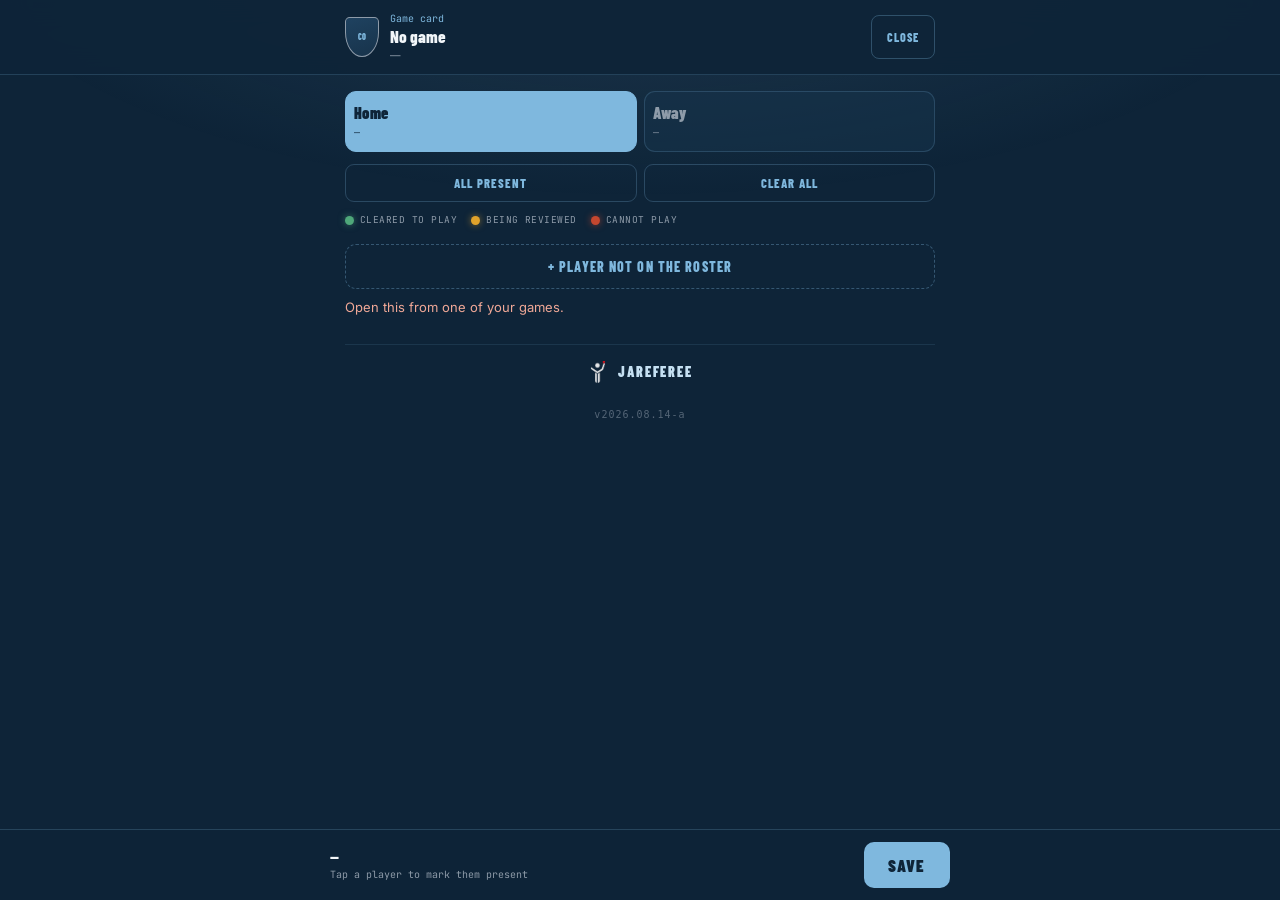
<file: roster.html>
<!DOCTYPE html>
<html lang="en">
<head>
<meta charset="utf-8">
<meta name="viewport" content="width=device-width,initial-scale=1,viewport-fit=cover">
<title>Game card</title>
<meta name="theme-color" content="#0E2438">
<link rel="preconnect" href="https://fonts.googleapis.com">
<link rel="preconnect" href="https://fonts.gstatic.com" crossorigin>
<link href="https://fonts.googleapis.com/css2?family=Barlow+Condensed:wght@700;800;900&family=Inter:wght@400;500;600;700&family=JetBrains+Mono:wght@500;700&display=swap" rel="stylesheet">
<style>
:root{
  --slate:#0E2438; --slate-2:#17334B; --slate-3:#1F4260;
  --ice:#7FB8DE; --ice-pale:#C5E0F2; --steel:#8E9BA9; --snow:#F2F6F9;
  --caution:#E0A22B; --flag:#C4472F; --go:#4FA87A;
  --disp:'Barlow Condensed',Impact,sans-serif;
  --body:'Inter',-apple-system,'Segoe UI',Roboto,sans-serif;
  --mono:'JetBrains Mono',ui-monospace,Menlo,monospace;
}
*{box-sizing:border-box;-webkit-tap-highlight-color:transparent}
html,body{margin:0;padding:0}
body{background:var(--slate);color:var(--snow);font-family:var(--body);
  font-size:15px;line-height:1.5;padding-bottom:96px}
body::before{content:'';position:fixed;inset:0;z-index:0;pointer-events:none;
  background:radial-gradient(ellipse 90% 50% at 50% -8%,rgba(127,184,222,.14) 0%,transparent 60%)}
.wrap{position:relative;z-index:1;max-width:620px;margin:0 auto;padding:0 15px}

.ctx{position:sticky;top:0;z-index:20;background:rgba(14,36,56,.95);
  backdrop-filter:blur(14px);-webkit-backdrop-filter:blur(14px);
  border-bottom:1px solid rgba(127,184,222,.2);padding:11px 0}
.ctx-in{max-width:620px;margin:0 auto;padding:0 15px;display:flex;gap:11px;align-items:center}
.shield{width:34px;height:40px;flex-shrink:0;background:linear-gradient(160deg,var(--slate-3),var(--slate-2));
  border:1.5px solid var(--steel);border-radius:5px 5px 18px 18px/5px 5px 26px 26px;
  display:flex;align-items:center;justify-content:center;
  font-family:var(--disp);font-weight:900;font-size:8px;color:var(--ice);letter-spacing:.05em}
.ctx-m{flex:1;min-width:0}
.ctx-n{font-family:var(--mono);font-size:10px;color:var(--ice)}
.ctx-t{font-family:var(--disp);font-weight:800;font-size:17px;line-height:1.1;margin:1px 0 2px;
  overflow:hidden;text-overflow:ellipsis;white-space:nowrap}
.ctx-w{font-size:10.5px;color:var(--steel)}
.x{appearance:none;background:transparent;border:1.5px solid rgba(127,184,222,.3);color:var(--ice);
  border-radius:8px;padding:7px 11px;cursor:pointer;text-decoration:none;
  font-family:var(--disp);font-weight:800;font-size:12px;letter-spacing:.1em;text-transform:uppercase}

.tabs{display:grid;grid-template-columns:1fr 1fr;gap:7px;margin-top:16px}
.tabs button{appearance:none;cursor:pointer;border-radius:11px;padding:12px 8px;
  background:rgba(23,51,75,.55);border:1.5px solid rgba(127,184,222,.2);color:var(--steel);
  transition:.15s;text-align:left}
.tabs button b{display:block;font-family:var(--disp);font-weight:900;font-size:16px;
  letter-spacing:.03em;line-height:1.1;overflow:hidden;text-overflow:ellipsis;white-space:nowrap}
.tabs button i{display:block;font-style:normal;font-family:var(--mono);font-size:10px;margin-top:4px;opacity:.85}
.tabs button[aria-pressed="true"]{background:var(--ice);color:var(--slate);border-color:var(--ice)}

.bulk{display:flex;gap:7px;margin-top:12px}
.bulk button{flex:1;appearance:none;cursor:pointer;border-radius:9px;padding:10px 8px;
  background:transparent;border:1.5px solid rgba(127,184,222,.25);color:var(--ice);
  font-family:var(--disp);font-weight:800;font-size:12.5px;letter-spacing:.08em;text-transform:uppercase}
.bulk button:hover{background:rgba(127,184,222,.12)}

.plist{margin-top:13px}
.p{display:flex;align-items:center;gap:11px;border-radius:11px;padding:10px 12px;margin-bottom:7px;
  background:rgba(23,51,75,.4);border:1.5px solid rgba(127,184,222,.12);cursor:pointer;transition:.13s}
.p:hover{border-color:rgba(127,184,222,.35)}
.p.in{border-color:rgba(79,168,122,.55);background:rgba(79,168,122,.11)}
.p.blocked{border-color:rgba(196,71,47,.6);background:rgba(196,71,47,.11)}
.p.seen{border-color:rgba(224,162,43,.55);background:rgba(224,162,43,.09)}
.p.cleared{border-color:rgba(79,168,122,.5)}
.lamp{width:9px;height:9px;border-radius:50%;flex-shrink:0}
.lamp.red{background:var(--flag);box-shadow:0 0 7px rgba(196,71,47,.7)}
.lamp.amber{background:var(--caution);box-shadow:0 0 7px rgba(224,162,43,.6)}
.lamp.green{background:var(--go);box-shadow:0 0 7px rgba(79,168,122,.6)}
.legend{display:flex;gap:14px;flex-wrap:wrap;margin-top:11px;font-family:var(--mono);
  font-size:9.5px;letter-spacing:.05em;color:var(--steel);text-transform:uppercase}
.legend span{display:inline-flex;align-items:center;gap:6px}
.legend i{display:inline-block}
.tick{width:30px;height:30px;flex-shrink:0;border-radius:8px;border:2px solid rgba(127,184,222,.35);
  display:flex;align-items:center;justify-content:center;font-size:16px;color:transparent;transition:.13s}
.p.in .tick{background:var(--go);border-color:var(--go);color:#05261A}
.jz{width:52px;flex-shrink:0;background:rgba(9,25,40,.75);border:1.5px solid rgba(127,184,222,.22);
  border-radius:8px;color:var(--snow);text-align:center;padding:7px 4px;outline:none;
  font-family:var(--disp);font-weight:900;font-size:19px}
.jz:focus{border-color:var(--ice)}
.jz.moved{border-color:var(--caution);color:var(--caution)}
.pn{flex:1;min-width:0}
.pn b{display:block;font-size:15px;font-weight:500;overflow:hidden;text-overflow:ellipsis;white-space:nowrap}
.pn i{display:block;font-style:normal;font-family:var(--mono);font-size:9px;margin-top:2px;letter-spacing:.06em}
.pn i.warn{color:var(--caution)} .pn i.ok{color:var(--go)} .pn i.no{color:#F0A897}

.addbtn{width:100%;appearance:none;cursor:pointer;border-radius:11px;padding:13px;margin-top:4px;
  background:transparent;border:1.5px dashed rgba(127,184,222,.35);color:var(--ice);
  font-family:var(--disp);font-weight:800;font-size:14px;letter-spacing:.08em;text-transform:uppercase}
.addbtn:hover{background:rgba(127,184,222,.09)}
.addrow{display:flex;gap:8px;margin-top:8px}
.addrow input.n{width:60px;text-align:center;font-family:var(--disp);font-weight:900;font-size:19px}
.addrow input{background:rgba(9,25,40,.75);border:1.5px solid rgba(127,184,222,.24);border-radius:9px;
  color:var(--snow);font-family:var(--body);font-size:15px;padding:10px 12px;outline:none;flex:1}
.addrow input:focus{border-color:var(--ice)}
.addrow button{appearance:none;border:0;cursor:pointer;border-radius:9px;background:var(--ice);
  color:var(--slate);font-family:var(--disp);font-weight:900;font-size:14px;
  letter-spacing:.08em;text-transform:uppercase;padding:0 16px}

.warnbox{margin-top:13px;padding:13px 15px;border-radius:11px;font-size:13px;line-height:1.6;
  background:rgba(224,162,43,.09);border-left:2px solid var(--caution);color:var(--ice-pale)}
.warnbox b{display:block;font-family:var(--disp);font-weight:800;font-size:12.5px;
  letter-spacing:.12em;text-transform:uppercase;color:var(--caution);margin-bottom:4px}
.empty{text-align:center;padding:34px 16px;color:var(--steel);font-size:14px}
.empty b{display:block;font-family:var(--disp);font-weight:800;font-size:18px;letter-spacing:.08em;
  text-transform:uppercase;color:var(--ice-pale);margin-bottom:6px}

.bar{position:fixed;left:0;right:0;bottom:0;z-index:30;background:rgba(14,36,56,.96);
  backdrop-filter:blur(14px);-webkit-backdrop-filter:blur(14px);
  border-top:1px solid rgba(127,184,222,.22);padding:12px 15px calc(12px + env(safe-area-inset-bottom))}
.bar-in{max-width:620px;margin:0 auto;display:flex;gap:10px;align-items:center}
.bar .m{flex:1;min-width:0}
.bar .m b{display:block;font-family:var(--disp);font-weight:800;font-size:15px;
  letter-spacing:.07em;text-transform:uppercase;line-height:1}
.bar .m i{display:block;font-style:normal;font-family:var(--mono);font-size:10px;color:var(--steel);margin-top:3px}
.save{appearance:none;border:0;cursor:pointer;border-radius:10px;background:var(--ice);color:var(--slate);
  font-family:var(--disp);font-weight:900;font-size:17px;letter-spacing:.09em;text-transform:uppercase;padding:13px 24px}
.save:disabled{opacity:.5;cursor:not-allowed}
.err{color:#F0A897;font-size:13px;margin-top:9px;min-height:18px}
.jaref{margin-top:26px;padding:16px 0 4px;text-align:center;border-top:1px solid rgba(127,184,222,.12)}
.jaref a{display:inline-flex;align-items:center;gap:9px;text-decoration:none;color:inherit}
.jaref img{width:22px;height:22px;border:0;opacity:.9}
.jaref b{font-family:var(--disp);font-weight:900;font-size:14px;letter-spacing:.13em;
  text-transform:uppercase;color:var(--ice-pale)}
@media (prefers-reduced-motion:reduce){*{transition:none!important}}

/* Every page declares viewport-fit=cover, so the sticky header sits under
   the notch and under Safari's own controls. On a Mac window the traffic
   lights land on top of it. Pad by the safe area and give the back control
   a full 44px tap target -- the Apple minimum, which none of these met. */
.top, .ctx{ padding-top:calc(11px + env(safe-area-inset-top,0px)) !important; }
.top-in, .ctx-in{
  padding-left:calc(15px + env(safe-area-inset-left,0px));
  padding-right:calc(15px + env(safe-area-inset-right,0px));
}
.x, .back{
  min-height:44px; min-width:64px;
  display:inline-flex; align-items:center; justify-content:center;
  padding:0 14px;
}
</style>
</head>
<body>

<div class="ctx">
  <div class="ctx-in">
    <div class="shield" id="brShield">&nbsp;</div>
    <div class="ctx-m">
      <div class="ctx-n" id="cNum">Game card</div>
      <div class="ctx-t" id="cTeams">Loading…</div>
      <div class="ctx-w" id="cWhere">—</div>
    </div>
    <button class="x" onclick="history.back()">Close</button>
  </div>
</div>

<div class="wrap">
  <div class="tabs">
    <button id="tHome" aria-pressed="true"  onclick="setSide('home')"><b id="hName">Home</b><i id="hCount">—</i></button>
    <button id="tAway" aria-pressed="false" onclick="setSide('away')"><b id="aName">Away</b><i id="aCount">—</i></button>
  </div>

  <div class="bulk">
    <button onclick="markAll(true)">All present</button>
    <button onclick="markAll(false)">Clear all</button>
  </div>

  <div class="legend"><span><i class="lamp green"></i>Cleared to play</span><span><i class="lamp amber"></i>Being reviewed</span><span><i class="lamp red"></i>Cannot play</span></div>
  <div class="plist" id="list"></div>

  <button class="addbtn" id="addBtn" onclick="showAdd()">+ Player not on the roster</button>
  <div id="addForm" style="display:none">
    <div class="addrow">
      <input class="n" type="text" id="addNum" inputmode="numeric" placeholder="#">
      <input type="text" id="addName" placeholder="Last, First"
             onkeydown="if(event.key==='Enter')addPlayer()">
      <button onclick="addPlayer()">Add</button>
    </div>
    <div class="warnbox" style="margin-top:9px">
      <b>Pending approval</b>
      A write-in is not cleared to play. It goes straight to the tournament director. You have done
      your part by recording it, the decision is theirs.
    </div>
  </div>

  <div class="warnbox" id="staleBox" style="display:none">
    <b id="staleTitle">Showing a saved copy</b>
    <span id="staleWhen"></span>
  </div>

  <div class="warnbox" id="noRoster" style="display:none">
    <b>No roster loaded</b>
    Nothing has been imported for these teams yet. Add players as you check them in, or use the
    paper card. Everything you enter here is kept either way.
  </div>

  <div class="err" id="err"></div>

  <div class="jaref">
    <a href="https://jareferee.com" target="_blank" rel="noopener">
      <img src="assets/brand/jareferee-mark-light.png"
           alt="JAReferee" width="22" height="22"><b>JAReferee</b>
    </a>
  </div>
</div>

<div class="bar">
  <div class="bar-in">
    <div class="m"><b id="barN">—</b><i id="barS">Tap a player to mark them present</i></div>
    <button class="save" id="saveBtn" onclick="save()">Save</button>
  </div>
</div>

<script src="config.js"></script>
<script>
/* ── branding from config.js ─────────────────────────────
   Nothing tournament-specific is hardcoded on this page. */
var EV    = (window.JAR && JAR.EVENT) || {};

/* config.js is what tells a page which tournament it is. When it does not
   load -- opened outside its folder, a bad upload, a cached 404 -- the
   page rendered a blank shell reading "Colorado Referee Hub" with no
   venues and no explanation. Say so instead of guessing. */
if (!window.JAR) {
  try {
    var _cfgWarn = function(){
      var b=document.createElement('div');
      b.style.cssText='position:relative;z-index:5;padding:14px 16px;background:#7A1A0E;'+
        'color:#fff;font-family:-apple-system,Segoe UI,Roboto,sans-serif;font-size:14px;'+
        'line-height:1.5;text-align:center';
      b.innerHTML='<b>Configuration did not load.</b><br>'+
        'This page cannot tell which tournament it belongs to, so nothing below is real. '+
        'Open it from its own web address rather than as a file, and check that '+
        'config.js sits beside it.';
      document.body.insertBefore(b, document.body.firstChild);
    };
    if(document.readyState==='loading') document.addEventListener('DOMContentLoaded',_cfgWarn);
    else _cfgWarn();
  } catch(e){}
}

// Every request names its event, and only when config.js resolved one.
//
// The backend works out which tournament a date belongs to, and three run
// on 13-16 August, so without this it falls back to whichever sorts first
// and serves another tournament's games. The 'steamboat' default below is
// a display fallback -- sending it as fact is how a page ends up
// confidently showing the wrong event.
function evParam(){
  var id = (window.JAR && JAR.id) || '';
  return id ? '&event='+encodeURIComponent(id) : '';
}
function evId(){ return (window.JAR && JAR.id) || ''; }
var EVENT = (window.JAR && JAR.id) || 'steamboat';
function jarBrand(extra){
  try{
    document.title = (extra? extra+' \u00b7 ':'') + (EV.full||'Referee Hub');
    var sh=document.getElementById('brShield'); if(sh) sh.textContent=EV.shield||'';
    if(EV.accent) document.documentElement.style.setProperty('--accent',EV.accent);
  }catch(e){}
}

var BACKEND = (window.JAR && JAR.BACKEND) || 'https://script.google.com/macros/s/AKfycbxQXvVq-gtGfUvgXF3NJXkFU_4aVlqFclU0bF0B0dQWbpjb42tstU7UnbKLf5DFP3PY/exec';
var P=new URLSearchParams(location.search);
var S={gameId:P.get('gameId')||'', date:P.get('date')||'', by:P.get('by')||'',
       side:'home', game:null, home:[], away:[], dirty:false};

function esc(s){return String(s==null?'':s).replace(/[&<>"']/g,function(c){
  return {'&':'&amp;','<':'&lt;','>':'&gt;','"':'&quot;',"'":'&#39;'}[c];});}
function cur(){ return S.side==='home' ? S.home : S.away; }

// ── OFFLINE ROSTER CACHE ──────────────────────────────────────────
// The middle school has no signal worth the name. A roster is small and,
// once the tournament director freezes it, it does not change -- so the
// last good copy is almost always the right copy. Every storage call is
// wrapped: Safari private mode throws on setItem, and a referee at a
// field must never lose their card to a storage error.
var CACHE_KEY='gcc:roster:';
var CACHE_MAX_MS=36*60*60*1000;          // a tournament weekend, not forever

function cacheSave(res){
  try{
    if(!res||res.status!=='ok'||!window.localStorage) return;
    localStorage.setItem(CACHE_KEY+S.gameId,
      JSON.stringify({t:Date.now(), res:res}));
  }catch(e){}
}

function cacheLoad(){
  try{
    if(!window.localStorage) return null;
    var raw=localStorage.getItem(CACHE_KEY+S.gameId);
    if(!raw) return null;
    var box=JSON.parse(raw);
    if(!box||!box.res) return null;
    if(Date.now()-box.t > CACHE_MAX_MS) return null;
    return box;
  }catch(e){ return null; }
}

function stamp(ms){
  try{
    var d=new Date(ms), h=d.getHours(), m=d.getMinutes();
    var ap=h>=12?'PM':'AM'; h=(h%12)||12;
    return h+':'+(m<10?'0'+m:m)+' '+ap;
  }catch(e){ return ''; }
}

// One render path for a live payload and a cached one, so an offline card
// looks and behaves exactly like an online one apart from the banner.
function applyRoster(res, cachedAt){
  S.game=res.game; S.home=res.home||[]; S.away=res.away||[];
  var g=res.game||{};
  document.getElementById('cNum').textContent='#'+(g.gameNumber||'')+' · '+(g.division||'');
  document.getElementById('cTeams').textContent=(g.home||'')+' vs '+(g.away||'');
  document.getElementById('cWhere').textContent=
    [g.venue,g.field,g.time].filter(Boolean).join(' · ');
  document.getElementById('hName').textContent=g.home||'';
  document.getElementById('aName').textContent=g.away||'';
  document.getElementById('noRoster').style.display=res.haveRoster?'none':'block';

  var box=document.getElementById('staleBox');
  if(cachedAt){
    document.getElementById('staleWhen').textContent=
      'No signal, so this is the roster as it was at '+stamp(cachedAt)+
      '. Everything you tap is kept on this phone and will save itself '+
      'once you are back in range.';
    box.style.display='block';
  } else {
    box.style.display='none';
  }
  render();
}

function load(){
  fetch(BACKEND+'?action=gameRoster&gameId='+encodeURIComponent(S.gameId)+
        '&date='+encodeURIComponent(S.date)+evParam())
    .then(function(r){return r.json();})
    .then(function(res){
      if(!res||res.status!=='ok'){
        var c=cacheLoad();
        if(c){ applyRoster(c.res, c.t); return; }
        document.getElementById('cTeams').textContent='Could not load';
        document.getElementById('err').textContent=(res&&res.message)||'Game not found.';
        return;
      }
      cacheSave(res);
      applyRoster(res, 0);
    })
    .catch(function(){
      var c=cacheLoad();
      if(c){ applyRoster(c.res, c.t); return; }
      document.getElementById('cTeams').textContent='Offline';
      document.getElementById('err').textContent=
        'No signal, and no saved copy of this card on this phone. '+
        'Open it once in range and it will be here next time.';
    });
}

function setSide(s){
  S.side=s;
  document.getElementById('tHome').setAttribute('aria-pressed',s==='home');
  document.getElementById('tAway').setAttribute('aria-pressed',s==='away');
  render();
}

// Green means this player may take the field. Red means they may not.
// Anyone on the roster is green. Only write-ins can be anything else.
function eligibility(p){
  if(p.source!=='writein') return {lamp:'green',cls:'cleared',tone:'ok',label:'On the roster'};
  if(p.approval==='approved') return {lamp:'green',cls:'cleared',tone:'ok',label:'Write-in · cleared to play'};
  if(p.approval==='denied')   return {lamp:'red',  cls:'blocked',tone:'no', label:'Write-in · cannot play'};
  if(p.approval==='seen')     return {lamp:'amber',cls:'seen',   tone:'warn',label:'Write-in · director is looking at it'};
  return {lamp:'red',cls:'blocked',tone:'no',label:'Write-in · cannot play until approved'};
}

function render(){
  var list=cur();
  var el=document.getElementById('list');
  if(!list.length){
    el.innerHTML='<div class="empty"><b>No players yet</b>Add them as you check them in.</div>';
  } else {
    el.innerHTML=list.map(function(p,i){
      var st=eligibility(p);
      var cls='p'+(p.present?' in':'')+' '+st.cls;
      var moved=p.source==='roster'&&p.rosterJersey&&p.jersey&&p.jersey!==p.rosterJersey;
      var tag='<i class="'+st.tone+'">'+st.label+'</i>';
      if(p.source==='roster'&&moved) tag='<i class="warn">Roster says '+esc(p.rosterJersey)+'</i>';
      return '<div class="'+cls+'" onclick="toggle('+i+')">'+
        '<div class="tick">✓</div>'+
        '<input class="jz'+(moved?' moved':'')+'" value="'+esc(p.jersey||'')+'" '+
          'inputmode="numeric" maxlength="3" onclick="event.stopPropagation()" '+
          'oninput="setJersey('+i+',this.value)">'+
        '<div class="pn"><b>'+esc(p.player)+'</b>'+tag+'</div>'+
        '<div class="lamp '+st.lamp+'" title="'+esc(st.label)+'"></div>'+
      '</div>';
    }).join('');
  }
  counts();
}

function counts(){
  var h=S.home.filter(function(p){return p.present;}).length;
  var a=S.away.filter(function(p){return p.present;}).length;
  document.getElementById('hCount').textContent=h+' of '+S.home.length+' present';
  document.getElementById('aCount').textContent=a+' of '+S.away.length+' present';
  var blocked=S.home.concat(S.away).filter(function(p){
    return eligibility(p).lamp==='red';}).length;
  var review=S.home.concat(S.away).filter(function(p){
    return eligibility(p).lamp==='amber';}).length;
  document.getElementById('barN').textContent=(h+a)+' present';
  document.getElementById('barS').textContent = blocked
    ? blocked+' player'+(blocked===1?'':'s')+' cannot play yet'
    : review
      ? review+' being reviewed by the director'
      : (S.dirty?'Unsaved changes':'Tap a player to mark them present');
}

function toggle(i){ var p=cur()[i]; if(!p) return; p.present=!p.present; S.dirty=true; render(); }
function setJersey(i,v){ var p=cur()[i]; if(!p) return; p.jersey=String(v).replace(/\D/g,'').slice(0,3); S.dirty=true; counts(); }
function markAll(v){ cur().forEach(function(p){ p.present=v; }); S.dirty=true; render(); }

function showAdd(){
  document.getElementById('addForm').style.display='block';
  document.getElementById('addBtn').style.display='none';
  document.getElementById('addNum').focus();
}

function addPlayer(){
  var num=document.getElementById('addNum').value.replace(/\D/g,'').slice(0,3);
  var name=document.getElementById('addName').value.trim();
  var err=document.getElementById('err'); err.textContent='';
  if(!name){ err.textContent='A name is needed for a write-in.'; return; }
  if(cur().some(function(p){ return p.player.toLowerCase()===name.toLowerCase(); })){
    err.textContent='That name is already on this side.'; return;
  }
  cur().push({player:name,jersey:num,rosterJersey:'',passId:'',
              present:true,source:'writein',approval:'pending'});
  document.getElementById('addNum').value='';
  document.getElementById('addName').value='';
  S.dirty=true; render();
  document.getElementById('addName').focus();
}

function save(){
  var btn=document.getElementById('saveBtn');
  var err=document.getElementById('err'); err.textContent='';
  btn.disabled=true; btn.textContent='Saving…';

  var players=[];
  ['home','away'].forEach(function(side){
    (side==='home'?S.home:S.away).forEach(function(p){
      players.push({side:side,player:p.player,jersey:p.jersey,
                    rosterJersey:p.rosterJersey,passId:p.passId,
                    present:!!p.present,source:p.source});
    });
  });

  fetch(BACKEND,{method:'POST',body:JSON.stringify({
    action:'savePlayers', event:evId(), gameId:S.gameId, date:S.date,
    checkedBy:S.by, players:players
  })}).then(function(r){return r.json();}).then(function(res){
    btn.disabled=false; btn.textContent='Save';
    if(res&&res.status==='ok'){
      S.dirty=false;
      btn.textContent='Saved';
      setTimeout(function(){ btn.textContent='Save'; },1600);
      counts();
      if(res.pending) err.textContent=res.message;
    } else err.textContent=(res&&res.message)||'Could not save.';
  }).catch(function(){
    btn.disabled=false; btn.textContent='Save';
    err.textContent='No signal. Nothing was lost, try again in a moment.';
  });
}

window.addEventListener('beforeunload',function(e){
  if(S.dirty){ e.preventDefault(); e.returnValue=''; }
});

// Poll while the card is open so a director's decision shows up here
setInterval(function(){
  if(!S.gameId || S.dirty) return;
  fetch(BACKEND+'?action=gameRoster&gameId='+encodeURIComponent(S.gameId)+
        '&date='+encodeURIComponent(S.date)+evParam())
    .then(function(r){return r.json();})
    .then(function(res){
      if(!res||res.status!=='ok'||S.dirty) return;
      cacheSave(res);
      S.home=res.home||[]; S.away=res.away||[];
      document.getElementById('staleBox').style.display='none';
      render();
    }).catch(function(){});
},30000);

if(!S.gameId){
  document.getElementById('cTeams').textContent='No game';
  document.getElementById('err').textContent='Open this from one of your games.';
} else load();


/* boot */
try{ jarBrand('Game card');  }catch(e){}


/* ── PAGE VERSION ─────────────────────────────────────────
   The .gs files carry GCC_VERSION; these pages carried nothing, so there
   was no way to tell whether a browser was running the current file or a
   cached one from three deploys ago. Printed in the console and shown in
   the footer. If this does not match what was last shipped, the page is
   stale -- hard refresh before reporting a bug. */
var PAGE_VERSION='2026.08.14-a';
try{
  console.log('page '+PAGE_VERSION);
  var _v=document.createElement('div');
  _v.textContent='v'+PAGE_VERSION;
  _v.style.cssText='position:relative;z-index:1;text-align:center;padding:14px 0 20px;'+
    'font-family:ui-monospace,Menlo,monospace;font-size:10px;letter-spacing:.1em;'+
    'color:rgba(142,155,169,.55)';
  document.body.appendChild(_v);
}catch(e){}
</script>
</body>
</html>
</file>
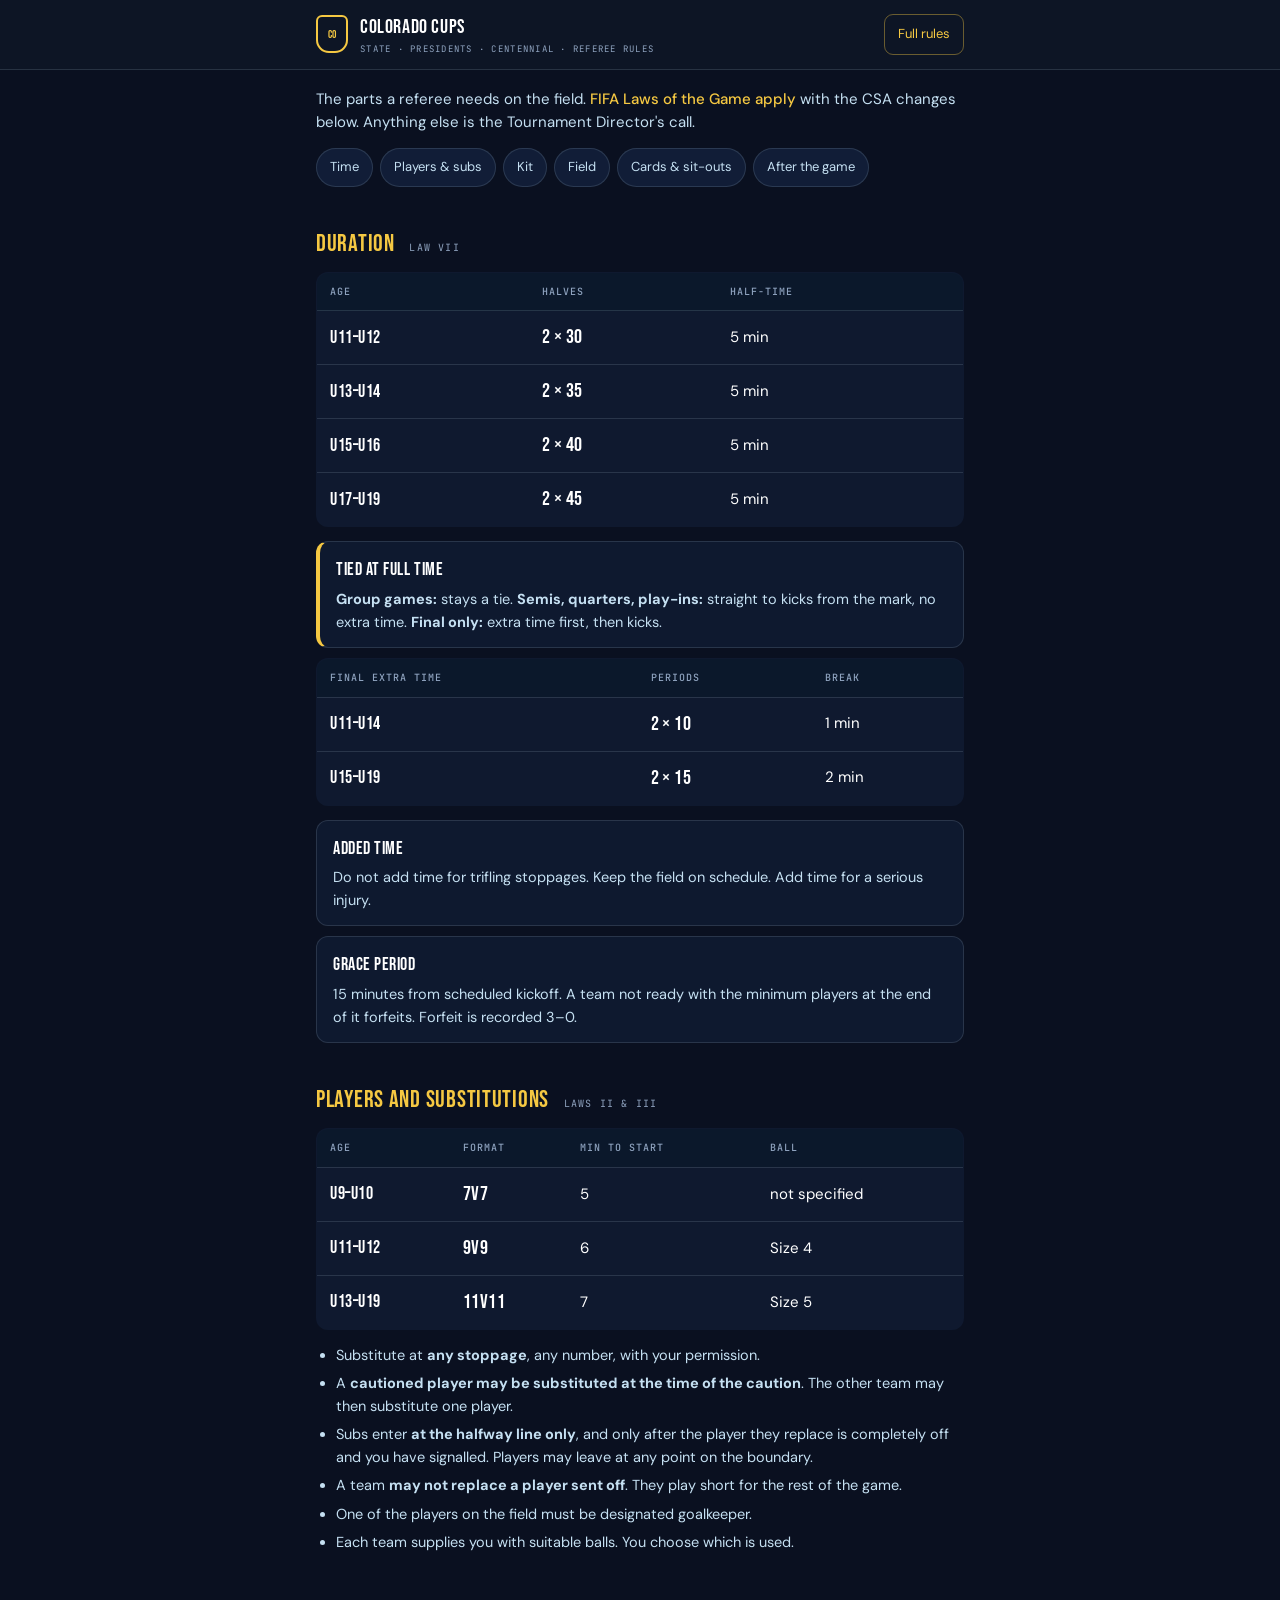
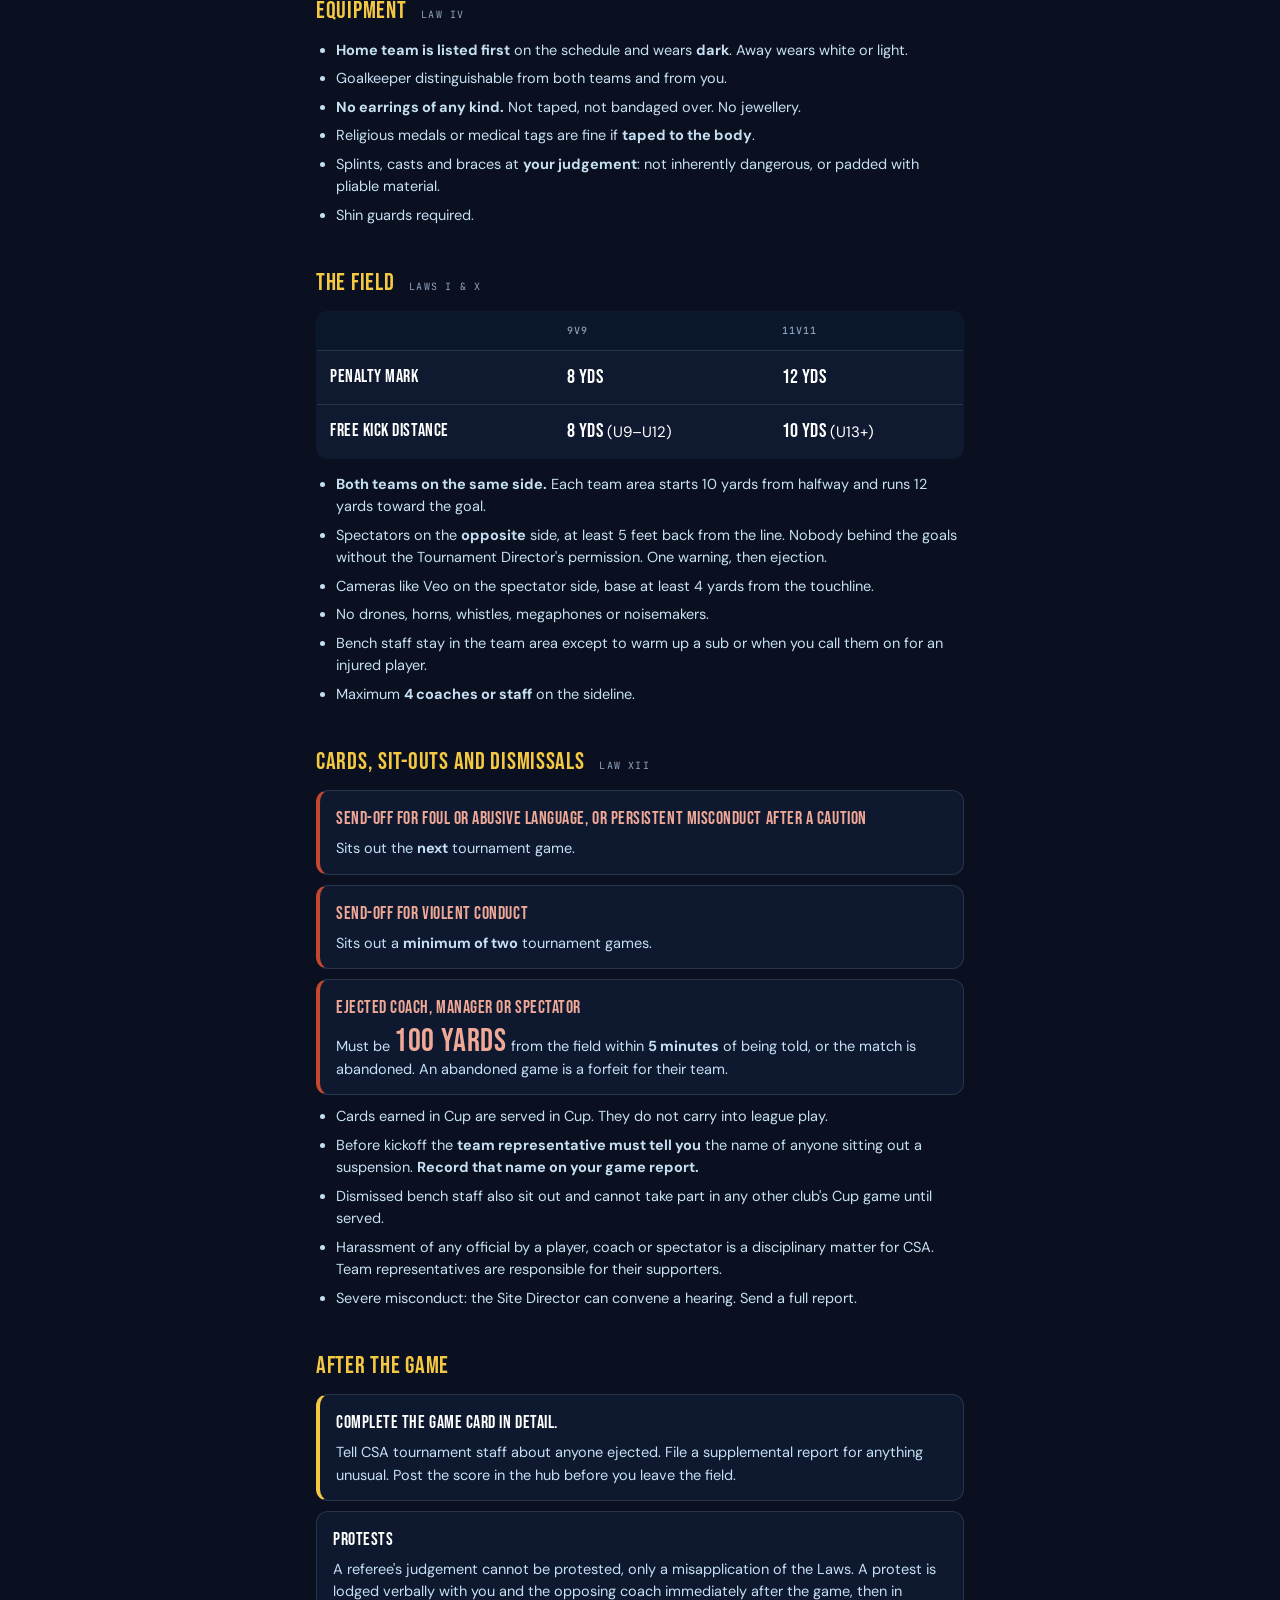
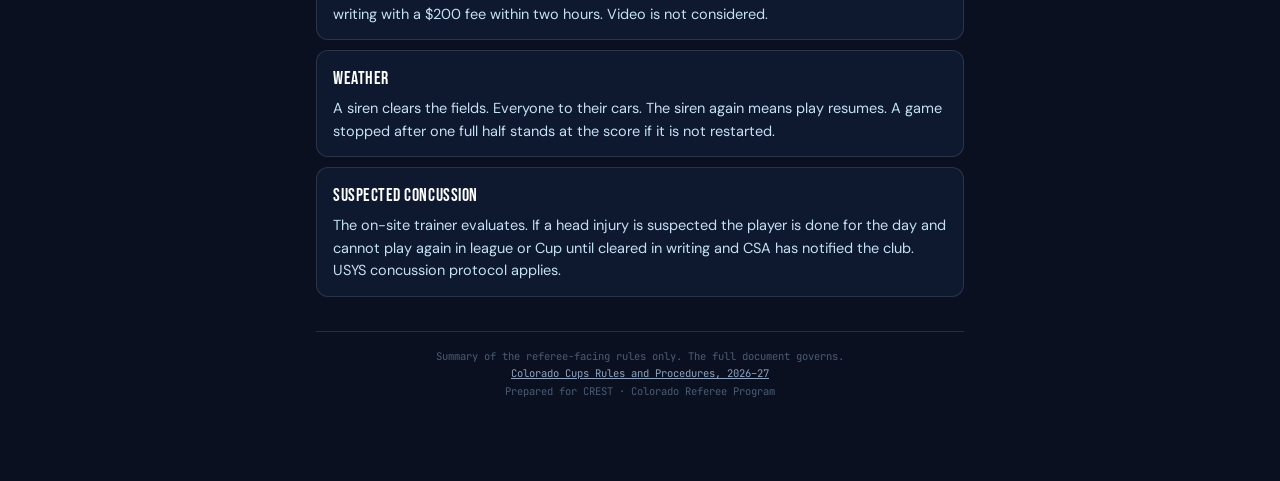
<file: rules-csacups.html>
<!DOCTYPE html>
<html lang="en">
<head>
<meta charset="utf-8">
<meta name="viewport" content="width=device-width,initial-scale=1,viewport-fit=cover">
<title>Colorado Cups · Referee rules</title>
<link rel="preconnect" href="https://fonts.googleapis.com">
<link rel="preconnect" href="https://fonts.gstatic.com" crossorigin>
<link href="https://fonts.googleapis.com/css2?family=Bebas+Neue&family=DM+Sans:wght@400;500;700&family=JetBrains+Mono:wght@500;700&display=swap" rel="stylesheet">
<style>
:root{
  --nv:#1B2F55; --nv3:#0D1525; --nv4:#0A1020;
  --gold:#C8921A; --glt:#F5C842; --ice:#C5E0F2; --steel:#8FA3BF;
  --line:rgba(197,224,242,.14); --go:#4FA87A; --golt:#8FE0B4;
  --warn:#E0A22B; --wlt:#F0C86B; --red:#C4472F; --rlt:#F0A897;
  --disp:'Bebas Neue',Impact,sans-serif; --body:'DM Sans',sans-serif;
  --mono:'JetBrains Mono',monospace;
}
*{box-sizing:border-box}
body{margin:0;background:var(--nv4);color:#fff;font-family:var(--body);font-size:16px;line-height:1.55}
.wrap{max-width:680px;margin:0 auto;padding:0 16px 80px}
header{background:var(--nv3);border-bottom:1px solid var(--line);position:sticky;top:0;z-index:20}
.hin{max-width:680px;margin:0 auto;padding:12px 16px;display:flex;align-items:center;gap:12px}
.crest{width:32px;height:38px;border:2px solid var(--glt);color:var(--glt);
  border-radius:6px 6px 13px 13px;display:flex;align-items:center;justify-content:center;
  font-family:var(--disp);font-size:11px;flex:0 0 auto}
.hin h1{margin:0;font-family:var(--disp);font-size:20px;letter-spacing:.03em;font-weight:400}
.hin .sub{font-family:var(--mono);font-size:9px;letter-spacing:.14em;text-transform:uppercase;color:var(--steel)}
.hin a{margin-left:auto;color:var(--glt);text-decoration:none;font-size:13px;border:1.5px solid rgba(245,200,66,.4);
  border-radius:9px;padding:9px 13px;white-space:nowrap}

.lede{margin:18px 0 6px;color:var(--ice);font-size:15px}
.lede b{color:var(--glt);font-weight:500}
.jump{display:flex;gap:7px;flex-wrap:wrap;margin:14px 0 6px}
.jump a{color:var(--ice);text-decoration:none;font-size:13px;background:rgba(27,47,85,.45);
  border:1px solid var(--line);border-radius:99px;padding:8px 13px}

h2{font-family:var(--disp);font-size:24px;letter-spacing:.03em;font-weight:400;
  margin:30px 0 10px;padding-top:8px;color:var(--glt)}
h2 small{font-family:var(--mono);font-size:10px;letter-spacing:.12em;color:var(--steel);
  margin-left:10px;text-transform:uppercase}

table{width:100%;border-collapse:collapse;margin:6px 0 14px;background:rgba(27,47,85,.3);
  border:1px solid var(--line);border-radius:12px;overflow:hidden}
th,td{padding:11px 13px;text-align:left;border-bottom:1px solid var(--line);font-size:15px}
th{font-family:var(--mono);font-size:10px;letter-spacing:.1em;text-transform:uppercase;
  color:var(--steel);font-weight:500;background:rgba(9,25,40,.5)}
td:first-child{font-family:var(--disp);font-size:18px;letter-spacing:.03em;white-space:nowrap}
td b{font-family:var(--disp);font-size:20px;letter-spacing:.02em;color:#fff;font-weight:400}
tr:last-child td{border-bottom:0}

.card{background:rgba(27,47,85,.3);border:1px solid var(--line);border-radius:12px;
  padding:14px 16px;margin-bottom:10px}
.card b{display:block;font-family:var(--disp);font-size:18px;letter-spacing:.03em;
  font-weight:400;margin-bottom:4px}
.card p{margin:0;font-size:14.5px;color:var(--ice)}
.card.red{border-left:4px solid var(--red)}
.card.red b{color:var(--rlt)}
.card.gold{border-left:4px solid var(--glt)}
ul{margin:6px 0 14px;padding-left:20px;color:var(--ice);font-size:14.5px}
li{margin-bottom:6px}
.big{font-family:var(--disp);font-size:32px;color:var(--rlt);letter-spacing:.02em;line-height:1}
.foot{margin-top:34px;padding-top:16px;border-top:1px solid var(--line);
  font-family:var(--mono);font-size:10.5px;color:#4A5C74;text-align:center;line-height:1.7}
.foot a{color:var(--steel)}
</style>
</head>
<body>

<header><div class="hin">
  <div class="crest">CO</div>
  <div><h1>Colorado Cups</h1><div class="sub">State · Presidents · Centennial · Referee rules</div></div>
  <a href="rules-csacups.pdf" target="_blank" rel="noopener">Full rules</a>
</div></header>

<div class="wrap">

<p class="lede">The parts a referee needs on the field. <b>FIFA Laws of the Game apply</b> with the CSA changes below. Anything else is the Tournament Director's call.</p>

<div class="jump">
  <a href="#time">Time</a><a href="#players">Players &amp; subs</a><a href="#kit">Kit</a>
  <a href="#field">Field</a><a href="#cards">Cards &amp; sit-outs</a><a href="#after">After the game</a>
</div>

<h2 id="time">Duration <small>Law VII</small></h2>
<table>
  <tr><th>Age</th><th>Halves</th><th>Half-time</th></tr>
  <tr><td>U11–U12</td><td><b>2 × 30</b></td><td>5 min</td></tr>
  <tr><td>U13–U14</td><td><b>2 × 35</b></td><td>5 min</td></tr>
  <tr><td>U15–U16</td><td><b>2 × 40</b></td><td>5 min</td></tr>
  <tr><td>U17–U19</td><td><b>2 × 45</b></td><td>5 min</td></tr>
</table>
<div class="card gold">
  <b>Tied at full time</b>
  <p><strong>Group games:</strong> stays a tie. <strong>Semis, quarters, play-ins:</strong> straight to kicks from the mark, no extra time. <strong>Final only:</strong> extra time first, then kicks.</p>
</div>
<table>
  <tr><th>Final extra time</th><th>Periods</th><th>Break</th></tr>
  <tr><td>U11–U14</td><td><b>2 × 10</b></td><td>1 min</td></tr>
  <tr><td>U15–U19</td><td><b>2 × 15</b></td><td>2 min</td></tr>
</table>
<div class="card">
  <b>Added time</b>
  <p>Do not add time for trifling stoppages. Keep the field on schedule. Add time for a serious injury.</p>
</div>
<div class="card">
  <b>Grace period</b>
  <p>15 minutes from scheduled kickoff. A team not ready with the minimum players at the end of it forfeits. Forfeit is recorded 3–0.</p>
</div>

<h2 id="players">Players and substitutions <small>Laws II &amp; III</small></h2>
<table>
  <tr><th>Age</th><th>Format</th><th>Min to start</th><th>Ball</th></tr>
  <tr><td>U9–U10</td><td><b>7v7</b></td><td>5</td><td>not specified</td></tr>
  <tr><td>U11–U12</td><td><b>9v9</b></td><td>6</td><td>Size 4</td></tr>
  <tr><td>U13–U19</td><td><b>11v11</b></td><td>7</td><td>Size 5</td></tr>
</table>
<ul>
  <li>Substitute at <strong>any stoppage</strong>, any number, with your permission.</li>
  <li>A <strong>cautioned player may be substituted at the time of the caution</strong>. The other team may then substitute one player.</li>
  <li>Subs enter <strong>at the halfway line only</strong>, and only after the player they replace is completely off and you have signalled. Players may leave at any point on the boundary.</li>
  <li>A team <strong>may not replace a player sent off</strong>. They play short for the rest of the game.</li>
  <li>One of the players on the field must be designated goalkeeper.</li>
  <li>Each team supplies you with suitable balls. You choose which is used.</li>
</ul>

<h2 id="kit">Equipment <small>Law IV</small></h2>
<ul>
  <li><strong>Home team is listed first</strong> on the schedule and wears <strong>dark</strong>. Away wears white or light.</li>
  <li>Goalkeeper distinguishable from both teams and from you.</li>
  <li><strong>No earrings of any kind.</strong> Not taped, not bandaged over. No jewellery.</li>
  <li>Religious medals or medical tags are fine if <strong>taped to the body</strong>.</li>
  <li>Splints, casts and braces at <strong>your judgement</strong>: not inherently dangerous, or padded with pliable material.</li>
  <li>Shin guards required.</li>
</ul>

<h2 id="field">The field <small>Laws I &amp; X</small></h2>
<table>
  <tr><th></th><th>9v9</th><th>11v11</th></tr>
  <tr><td>Penalty mark</td><td><b>8 yds</b></td><td><b>12 yds</b></td></tr>
  <tr><td>Free kick distance</td><td><b>8 yds</b> (U9–U12)</td><td><b>10 yds</b> (U13+)</td></tr>
</table>
<ul>
  <li><strong>Both teams on the same side.</strong> Each team area starts 10 yards from halfway and runs 12 yards toward the goal.</li>
  <li>Spectators on the <strong>opposite</strong> side, at least 5 feet back from the line. Nobody behind the goals without the Tournament Director's permission. One warning, then ejection.</li>
  <li>Cameras like Veo on the spectator side, base at least 4 yards from the touchline.</li>
  <li>No drones, horns, whistles, megaphones or noisemakers.</li>
  <li>Bench staff stay in the team area except to warm up a sub or when you call them on for an injured player.</li>
  <li>Maximum <strong>4 coaches or staff</strong> on the sideline.</li>
</ul>

<h2 id="cards">Cards, sit-outs and dismissals <small>Law XII</small></h2>
<div class="card red">
  <b>Send-off for foul or abusive language, or persistent misconduct after a caution</b>
  <p>Sits out the <strong>next</strong> tournament game.</p>
</div>
<div class="card red">
  <b>Send-off for violent conduct</b>
  <p>Sits out a <strong>minimum of two</strong> tournament games.</p>
</div>
<div class="card red">
  <b>Ejected coach, manager or spectator</b>
  <p>Must be <span class="big">100 yards</span> from the field within <strong>5 minutes</strong> of being told, or the match is abandoned. An abandoned game is a forfeit for their team.</p>
</div>
<ul>
  <li>Cards earned in Cup are served in Cup. They do not carry into league play.</li>
  <li>Before kickoff the <strong>team representative must tell you</strong> the name of anyone sitting out a suspension. <strong>Record that name on your game report.</strong></li>
  <li>Dismissed bench staff also sit out and cannot take part in any other club's Cup game until served.</li>
  <li>Harassment of any official by a player, coach or spectator is a disciplinary matter for CSA. Team representatives are responsible for their supporters.</li>
  <li>Severe misconduct: the Site Director can convene a hearing. Send a full report.</li>
</ul>

<h2 id="after">After the game</h2>
<div class="card gold">
  <b>Complete the game card in detail.</b>
  <p>Tell CSA tournament staff about anyone ejected. File a supplemental report for anything unusual. Post the score in the hub before you leave the field.</p>
</div>
<div class="card">
  <b>Protests</b>
  <p>A referee's judgement cannot be protested, only a misapplication of the Laws. A protest is lodged verbally with you and the opposing coach immediately after the game, then in writing with a $200 fee within two hours. Video is not considered.</p>
</div>
<div class="card">
  <b>Weather</b>
  <p>A siren clears the fields. Everyone to their cars. The siren again means play resumes. A game stopped after one full half stands at the score if it is not restarted.</p>
</div>
<div class="card">
  <b>Suspected concussion</b>
  <p>The on-site trainer evaluates. If a head injury is suspected the player is done for the day and cannot play again in league or Cup until cleared in writing and CSA has notified the club. USYS concussion protocol applies.</p>
</div>

<div class="foot">
  Summary of the referee-facing rules only. The full document governs.<br>
  <a href="rules-csacups.pdf" target="_blank" rel="noopener">Colorado Cups Rules and Procedures, 2026–27</a><br>
  Prepared for CREST · Colorado Referee Program
</div>
</div>
</body>
</html>
</file>
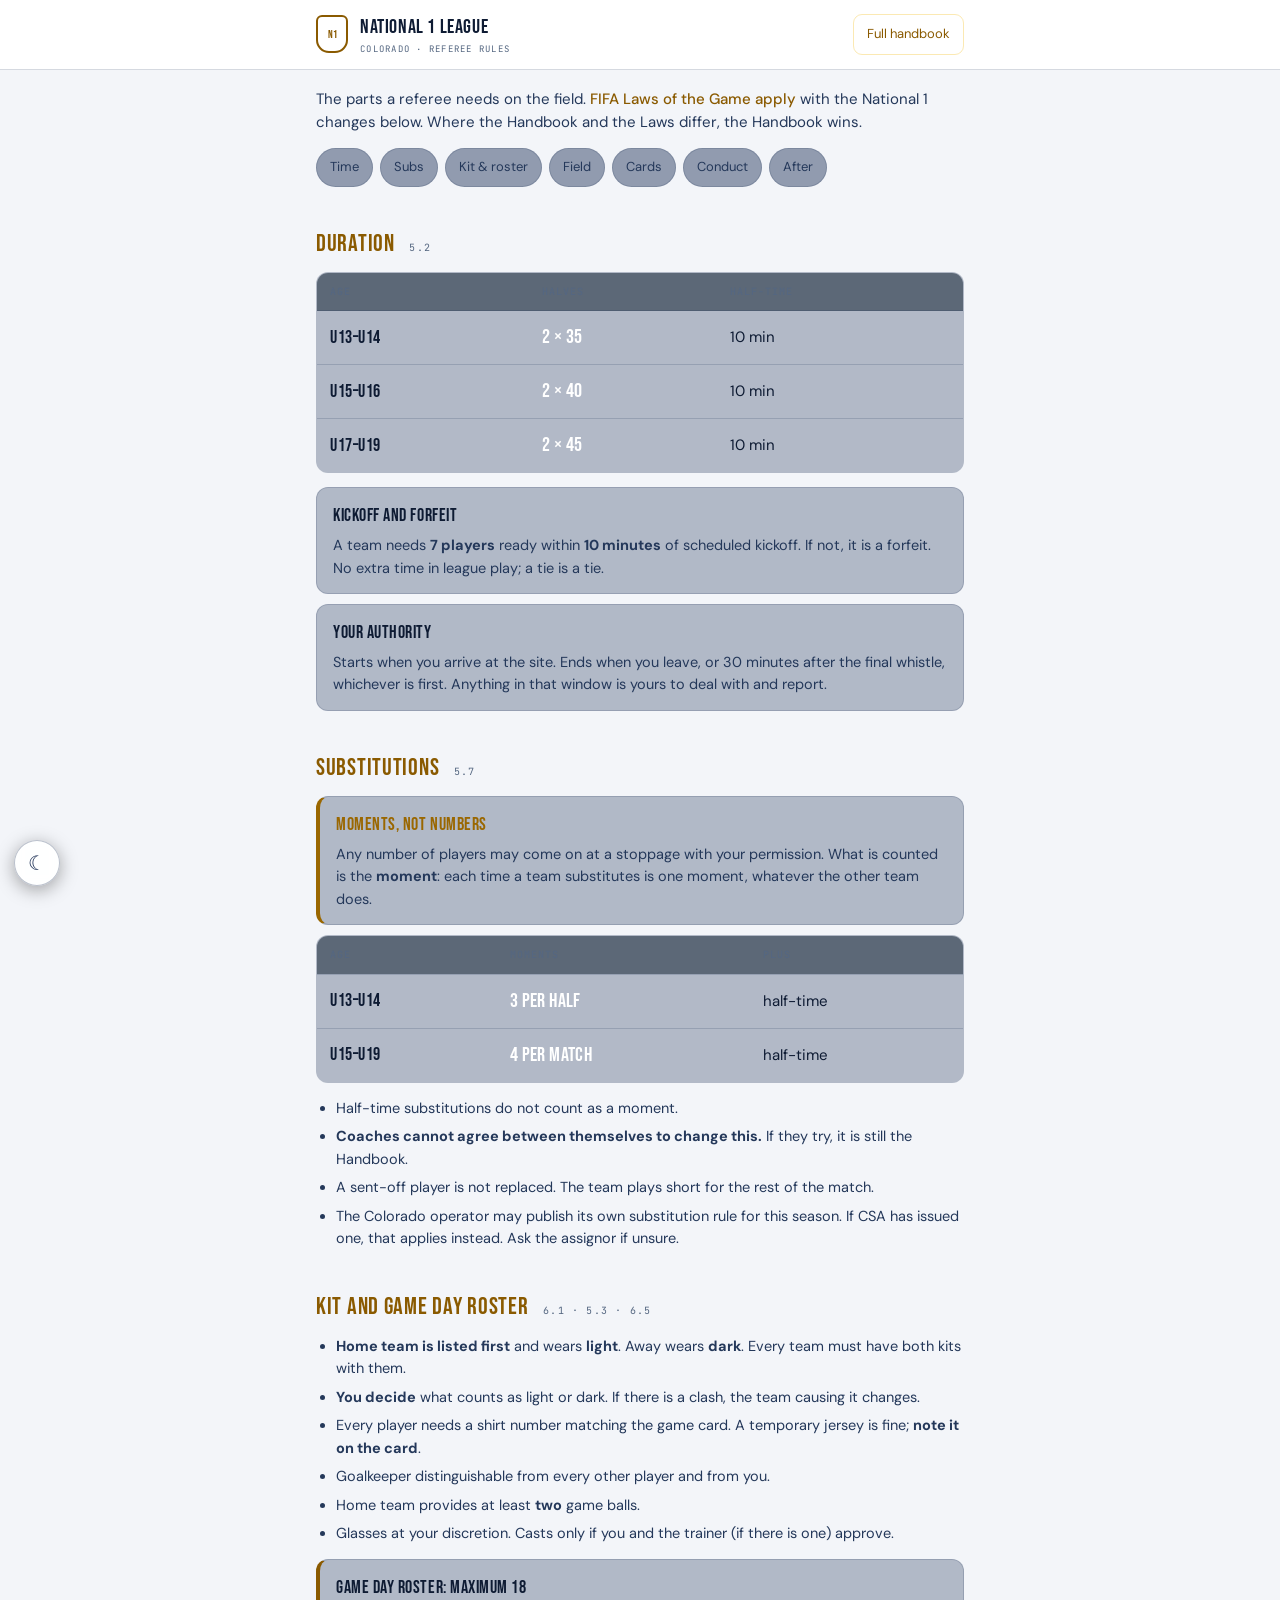
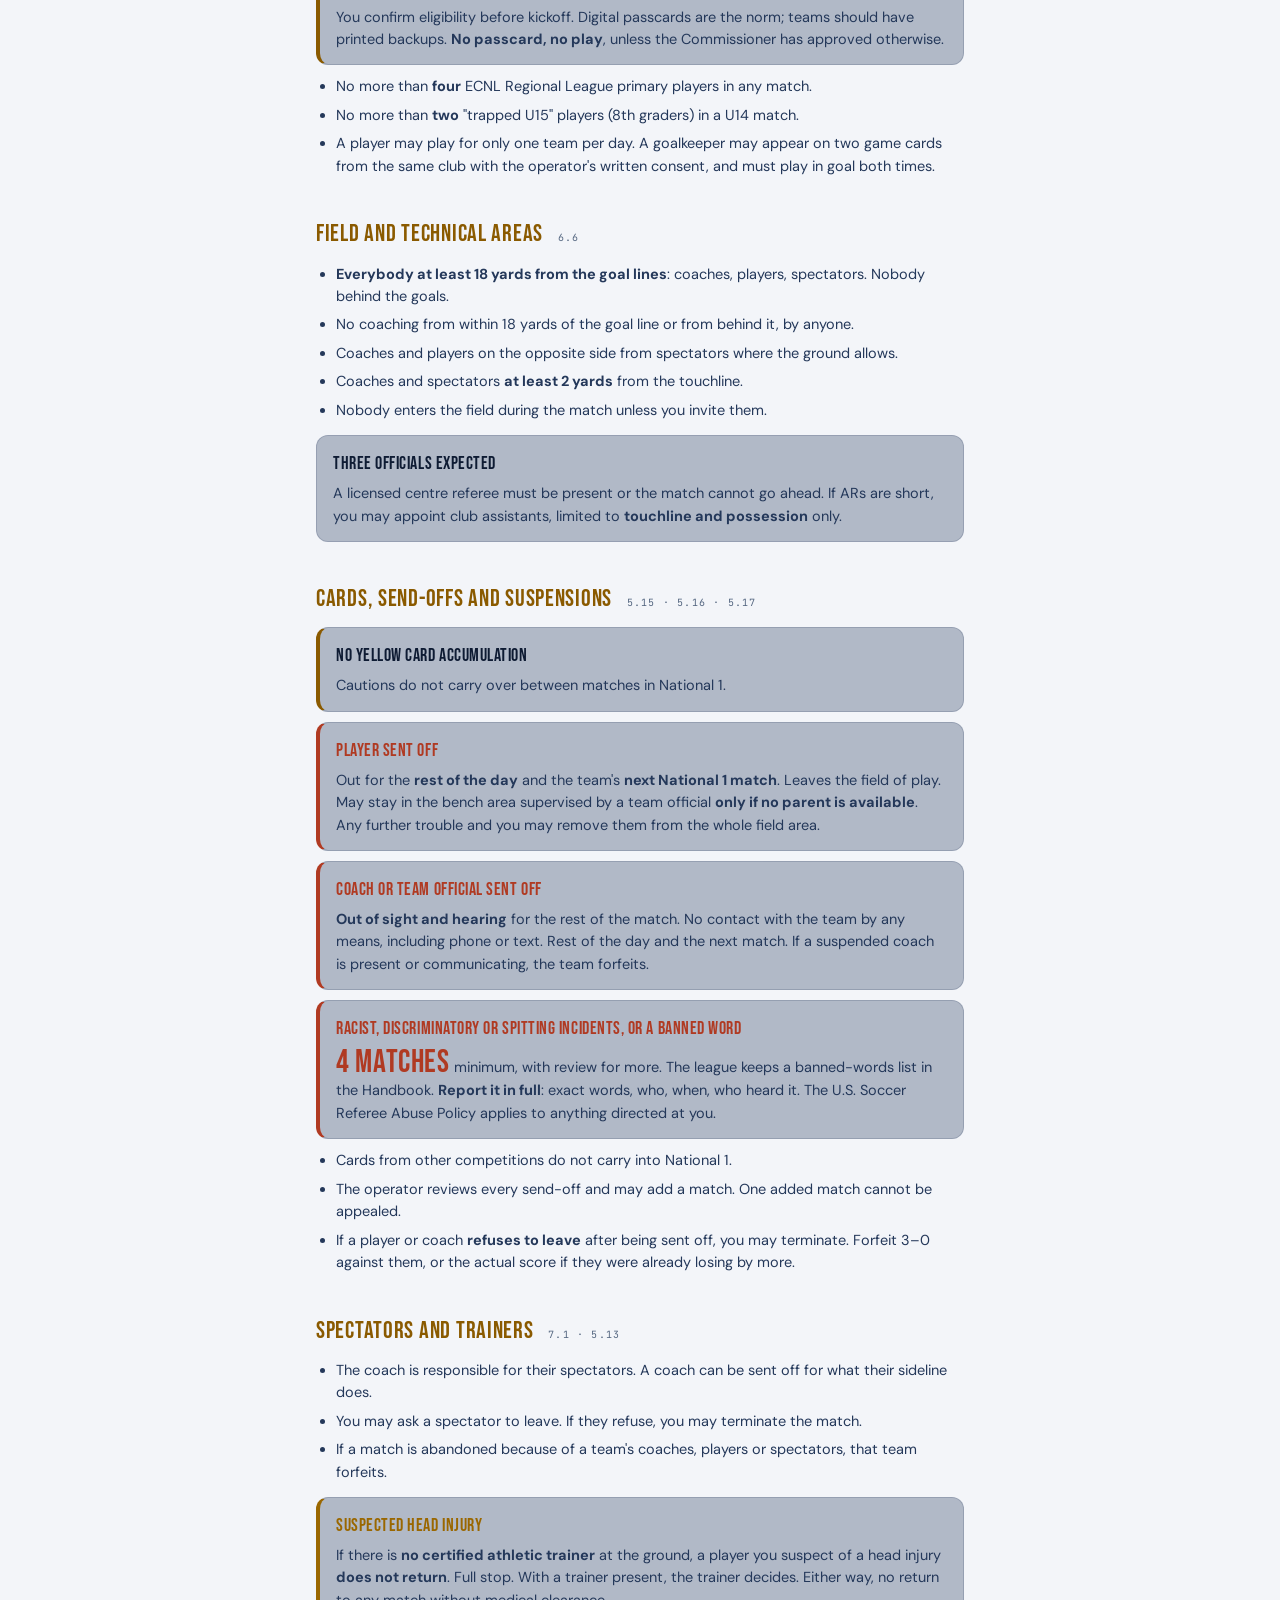
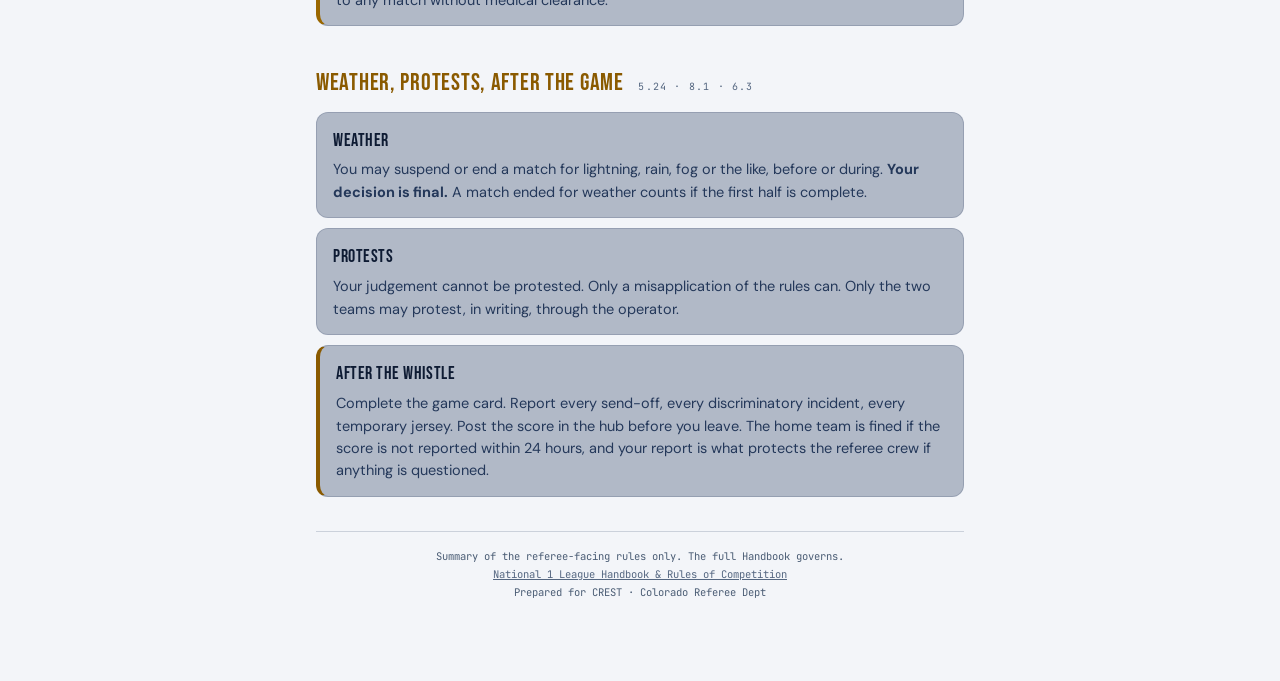
<file: rules-nat1.html>
<!DOCTYPE html>
<html lang="en">
<head>
<script>(function(){try{var v=localStorage.getItem('crest-theme');if(v==='light'||v==='dark'){document.documentElement.setAttribute('data-theme',v);}else if(window.matchMedia&&window.matchMedia('(prefers-color-scheme: light)').matches){document.documentElement.setAttribute('data-theme','light');}}catch(e){}})();</script>

<meta charset="utf-8">
<meta name="viewport" content="width=device-width,initial-scale=1,viewport-fit=cover">
<title>National 1 League · Referee rules</title>
<link rel="preconnect" href="https://fonts.googleapis.com">
<link rel="preconnect" href="https://fonts.gstatic.com" crossorigin>
<link href="https://fonts.googleapis.com/css2?family=Bebas+Neue&family=DM+Sans:wght@400;500;700&family=JetBrains+Mono:wght@500;700&display=swap" rel="stylesheet">
<style>
:root{
  --nv:#1B2F55; --nv3:#0D1525; --nv4:#0A1020;
  --gold:#C8921A; --glt:#F5C842; --ice:#C5E0F2; --steel:#8FA3BF;
  --line:rgba(197,224,242,.14); --go:#4FA87A; --golt:#8FE0B4;
  --warn:#E0A22B; --wlt:#F0C86B; --red:#C4472F; --rlt:#F0A897;
  --disp:'Bebas Neue',Impact,sans-serif; --body:'DM Sans',sans-serif;
  --mono:'JetBrains Mono',monospace;
}
*{box-sizing:border-box}
body{margin:0;background:var(--nv4);color:#fff;font-family:var(--body);font-size:16px;line-height:1.55}
.wrap{max-width:680px;margin:0 auto;padding:0 16px 80px}
header{background:var(--nv3);border-bottom:1px solid var(--line);position:sticky;top:0;z-index:20}
.hin{max-width:680px;margin:0 auto;padding:12px 16px;display:flex;align-items:center;gap:12px}
.crest{width:32px;height:38px;border:2px solid var(--glt);color:var(--glt);
  border-radius:6px 6px 13px 13px;display:flex;align-items:center;justify-content:center;
  font-family:var(--disp);font-size:11px;flex:0 0 auto}
.hin h1{margin:0;font-family:var(--disp);font-size:20px;letter-spacing:.03em;font-weight:400}
.hin .sub{font-family:var(--mono);font-size:9px;letter-spacing:.14em;text-transform:uppercase;color:var(--steel)}
.hin a{margin-left:auto;color:var(--glt);text-decoration:none;font-size:13px;border:1.5px solid rgba(245,200,66,.4);
  border-radius:9px;padding:9px 13px;white-space:nowrap}
.lede{margin:18px 0 6px;color:var(--ice);font-size:15px}
.lede b{color:var(--glt);font-weight:500}
.jump{display:flex;gap:7px;flex-wrap:wrap;margin:14px 0 6px}
.jump a{color:var(--ice);text-decoration:none;font-size:13px;background:rgba(27,47,85,.45);
  border:1px solid var(--line);border-radius:99px;padding:8px 13px}
h2{font-family:var(--disp);font-size:24px;letter-spacing:.03em;font-weight:400;
  margin:30px 0 10px;padding-top:8px;color:var(--glt)}
h2 small{font-family:var(--mono);font-size:10px;letter-spacing:.12em;color:var(--steel);
  margin-left:10px;text-transform:uppercase}
table{width:100%;border-collapse:collapse;margin:6px 0 14px;background:rgba(27,47,85,.3);
  border:1px solid var(--line);border-radius:12px;overflow:hidden}
th,td{padding:11px 13px;text-align:left;border-bottom:1px solid var(--line);font-size:15px}
th{font-family:var(--mono);font-size:10px;letter-spacing:.1em;text-transform:uppercase;
  color:var(--steel);font-weight:500;background:rgba(9,25,40,.5)}
td:first-child{font-family:var(--disp);font-size:18px;letter-spacing:.03em;white-space:nowrap}
td b{font-family:var(--disp);font-size:20px;letter-spacing:.02em;color:#fff;font-weight:400}
tr:last-child td{border-bottom:0}
.card{background:rgba(27,47,85,.3);border:1px solid var(--line);border-radius:12px;
  padding:14px 16px;margin-bottom:10px}
.card b{display:block;font-family:var(--disp);font-size:18px;letter-spacing:.03em;
  font-weight:400;margin-bottom:4px}
.card p{margin:0;font-size:14.5px;color:var(--ice)}
.card.red{border-left:4px solid var(--red)} .card.red b{color:var(--rlt)}
.card.gold{border-left:4px solid var(--glt)}
.card.warn{border-left:4px solid var(--wlt)} .card.warn b{color:var(--wlt)}
ul{margin:6px 0 14px;padding-left:20px;color:var(--ice);font-size:14.5px}
li{margin-bottom:6px}
.big{font-family:var(--disp);font-size:32px;color:var(--rlt);letter-spacing:.02em;line-height:1}
.foot{margin-top:34px;padding-top:16px;border-top:1px solid var(--line);
  font-family:var(--mono);font-size:10.5px;color:#4A5C74;text-align:center;line-height:1.7}
.foot a{color:var(--steel)}

/* ── light mode, for outdoors ── */
html[data-theme="light"]{
  --nv:#E6EBF3; --nv3:#FFFFFF; --nv4:#F3F5F9;
  --gold:#7A4E00; --glt:#8A5A00; --ice:#24385A; --steel:#556781;
  --line:rgba(27,47,85,.18); --go:#1F7A4D; --golt:#1F7A4D;
  --warn:#9A6700; --wlt:#9A6700; --red:#B03A22; --rlt:#B03A22;
  --fg:#0E1B33; color-scheme:light;
}
html[data-theme="light"] body{background:var(--nv4);color:var(--fg)}
html[data-theme="light"] header,html[data-theme="light"] .hin{background:var(--nv3)}
html[data-theme="light"] input,html[data-theme="light"] textarea,html[data-theme="light"] select{
  background:#fff;color:var(--fg);border-color:var(--line)}
html[data-theme="light"] input::placeholder,html[data-theme="light"] textarea::placeholder{color:#7A8AA3}
html[data-theme="light"] .hero,html[data-theme="light"] .profile{
  background:#fff;border-color:rgba(138,90,0,.35)}
html[data-theme="light"] .pri,html[data-theme="light"] .go,html[data-theme="light"] .gate button{
  color:#fff;background:linear-gradient(135deg,#7A4E00,#8A5A00)}
html[data-theme="light"] .tg,html[data-theme="light"] .chip{background:rgba(27,47,85,.08);color:var(--fg)}
html[data-theme="light"] .tabs button[aria-pressed="true"]{color:var(--fg)}
html[data-theme="light"] .fld.has{background:rgba(31,122,77,.08);border-color:rgba(31,122,77,.5)}
html[data-theme="light"] .opt.rec .tag{background:rgba(138,90,0,.14)}
</style>
</head>
<body>

<header><div class="hin">
  <div class="crest">N1</div>
  <div><h1>National 1 League</h1><div class="sub">Colorado · Referee rules</div></div>
  <a href="https://national1league.org/about/rules-handbook/" target="_blank" rel="noopener">Full handbook</a>
</div></header>

<div class="wrap">

<p class="lede">The parts a referee needs on the field. <b>FIFA Laws of the Game apply</b> with the National 1 changes below. Where the Handbook and the Laws differ, the Handbook wins.</p>

<div class="jump">
  <a href="#time">Time</a><a href="#subs">Subs</a><a href="#kit">Kit &amp; roster</a>
  <a href="#field">Field</a><a href="#cards">Cards</a><a href="#conduct">Conduct</a><a href="#after">After</a>
</div>

<h2 id="time">Duration <small>5.2</small></h2>
<table>
  <tr><th>Age</th><th>Halves</th><th>Half-time</th></tr>
  <tr><td>U13–U14</td><td><b>2 × 35</b></td><td>10 min</td></tr>
  <tr><td>U15–U16</td><td><b>2 × 40</b></td><td>10 min</td></tr>
  <tr><td>U17–U19</td><td><b>2 × 45</b></td><td>10 min</td></tr>
</table>
<div class="card">
  <b>Kickoff and forfeit</b>
  <p>A team needs <strong>7 players</strong> ready within <strong>10 minutes</strong> of scheduled kickoff. If not, it is a forfeit. No extra time in league play; a tie is a tie.</p>
</div>
<div class="card">
  <b>Your authority</b>
  <p>Starts when you arrive at the site. Ends when you leave, or 30 minutes after the final whistle, whichever is first. Anything in that window is yours to deal with and report.</p>
</div>

<h2 id="subs">Substitutions <small>5.7</small></h2>
<div class="card warn">
  <b>Moments, not numbers</b>
  <p>Any number of players may come on at a stoppage with your permission. What is counted is the <strong>moment</strong>: each time a team substitutes is one moment, whatever the other team does.</p>
</div>
<table>
  <tr><th>Age</th><th>Moments</th><th>Plus</th></tr>
  <tr><td>U13–U14</td><td><b>3 per half</b></td><td>half-time</td></tr>
  <tr><td>U15–U19</td><td><b>4 per match</b></td><td>half-time</td></tr>
</table>
<ul>
  <li>Half-time substitutions do not count as a moment.</li>
  <li><strong>Coaches cannot agree between themselves to change this.</strong> If they try, it is still the Handbook.</li>
  <li>A sent-off player is not replaced. The team plays short for the rest of the match.</li>
  <li>The Colorado operator may publish its own substitution rule for this season. If CSA has issued one, that applies instead. Ask the assignor if unsure.</li>
</ul>

<h2 id="kit">Kit and game day roster <small>6.1 · 5.3 · 6.5</small></h2>
<ul>
  <li><strong>Home team is listed first</strong> and wears <strong>light</strong>. Away wears <strong>dark</strong>. Every team must have both kits with them.</li>
  <li><strong>You decide</strong> what counts as light or dark. If there is a clash, the team causing it changes.</li>
  <li>Every player needs a shirt number matching the game card. A temporary jersey is fine; <strong>note it on the card</strong>.</li>
  <li>Goalkeeper distinguishable from every other player and from you.</li>
  <li>Home team provides at least <strong>two</strong> game balls.</li>
  <li>Glasses at your discretion. Casts only if you and the trainer (if there is one) approve.</li>
</ul>
<div class="card gold">
  <b>Game day roster: maximum 18</b>
  <p>You confirm eligibility before kickoff. Digital passcards are the norm; teams should have printed backups. <strong>No passcard, no play</strong>, unless the Commissioner has approved otherwise.</p>
</div>
<ul>
  <li>No more than <strong>four</strong> ECNL Regional League primary players in any match.</li>
  <li>No more than <strong>two</strong> "trapped U15" players (8th graders) in a U14 match.</li>
  <li>A player may play for only one team per day. A goalkeeper may appear on two game cards from the same club with the operator's written consent, and must play in goal both times.</li>
</ul>

<h2 id="field">Field and technical areas <small>6.6</small></h2>
<ul>
  <li><strong>Everybody at least 18 yards from the goal lines</strong>: coaches, players, spectators. Nobody behind the goals.</li>
  <li>No coaching from within 18 yards of the goal line or from behind it, by anyone.</li>
  <li>Coaches and players on the opposite side from spectators where the ground allows.</li>
  <li>Coaches and spectators <strong>at least 2 yards</strong> from the touchline.</li>
  <li>Nobody enters the field during the match unless you invite them.</li>
</ul>
<div class="card">
  <b>Three officials expected</b>
  <p>A licensed centre referee must be present or the match cannot go ahead. If ARs are short, you may appoint club assistants, limited to <strong>touchline and possession</strong> only.</p>
</div>

<h2 id="cards">Cards, send-offs and suspensions <small>5.15 · 5.16 · 5.17</small></h2>
<div class="card gold">
  <b>No yellow card accumulation</b>
  <p>Cautions do not carry over between matches in National 1.</p>
</div>
<div class="card red">
  <b>Player sent off</b>
  <p>Out for the <strong>rest of the day</strong> and the team's <strong>next National 1 match</strong>. Leaves the field of play. May stay in the bench area supervised by a team official <strong>only if no parent is available</strong>. Any further trouble and you may remove them from the whole field area.</p>
</div>
<div class="card red">
  <b>Coach or team official sent off</b>
  <p><strong>Out of sight and hearing</strong> for the rest of the match. No contact with the team by any means, including phone or text. Rest of the day and the next match. If a suspended coach is present or communicating, the team forfeits.</p>
</div>
<div class="card red">
  <b>Racist, discriminatory or spitting incidents, or a banned word</b>
  <p><span class="big">4 matches</span> minimum, with review for more. The league keeps a banned-words list in the Handbook. <strong>Report it in full</strong>: exact words, who, when, who heard it. The U.S. Soccer Referee Abuse Policy applies to anything directed at you.</p>
</div>
<ul>
  <li>Cards from other competitions do not carry into National 1.</li>
  <li>The operator reviews every send-off and may add a match. One added match cannot be appealed.</li>
  <li>If a player or coach <strong>refuses to leave</strong> after being sent off, you may terminate. Forfeit 3–0 against them, or the actual score if they were already losing by more.</li>
</ul>

<h2 id="conduct">Spectators and trainers <small>7.1 · 5.13</small></h2>
<ul>
  <li>The coach is responsible for their spectators. A coach can be sent off for what their sideline does.</li>
  <li>You may ask a spectator to leave. If they refuse, you may terminate the match.</li>
  <li>If a match is abandoned because of a team's coaches, players or spectators, that team forfeits.</li>
</ul>
<div class="card warn">
  <b>Suspected head injury</b>
  <p>If there is <strong>no certified athletic trainer</strong> at the ground, a player you suspect of a head injury <strong>does not return</strong>. Full stop. With a trainer present, the trainer decides. Either way, no return to any match without medical clearance.</p>
</div>

<h2 id="after">Weather, protests, after the game <small>5.24 · 8.1 · 6.3</small></h2>
<div class="card">
  <b>Weather</b>
  <p>You may suspend or end a match for lightning, rain, fog or the like, before or during. <strong>Your decision is final.</strong> A match ended for weather counts if the first half is complete.</p>
</div>
<div class="card">
  <b>Protests</b>
  <p>Your judgement cannot be protested. Only a misapplication of the rules can. Only the two teams may protest, in writing, through the operator.</p>
</div>
<div class="card gold">
  <b>After the whistle</b>
  <p>Complete the game card. Report every send-off, every discriminatory incident, every temporary jersey. Post the score in the hub before you leave. The home team is fined if the score is not reported within 24 hours, and your report is what protects the referee crew if anything is questioned.</p>
</div>

<div class="foot">
  Summary of the referee-facing rules only. The full Handbook governs.<br>
  <a href="https://national1league.org/about/rules-handbook/" target="_blank" rel="noopener">National 1 League Handbook &amp; Rules of Competition</a><br>
  Prepared for CREST · Colorado Referee Dept
</div>
</div>

<style>
/* the light/dark switch. fixed bottom-left, out of the way of Help. */
#themeBtn{position:fixed;left:14px;bottom:14px;z-index:9000;width:46px;height:46px;border-radius:50%;
  border:1.5px solid rgba(197,224,242,.35);background:rgba(13,21,37,.85);color:#F5C842;
  font-size:20px;line-height:1;cursor:pointer;display:flex;align-items:center;justify-content:center;
  box-shadow:0 4px 18px rgba(0,0,0,.35);backdrop-filter:blur(6px);-webkit-tap-highlight-color:transparent}
html[data-theme="light"] #themeBtn{background:rgba(255,255,255,.92);border-color:rgba(27,47,85,.3);color:#1B2F55}
@media print{#themeBtn{display:none}}
</style>
<button id="themeBtn" type="button" aria-label="Switch light and dark" title="Light / dark"></button>
<script>
(function(){
  // One key across every page, so the choice follows the person.
  var KEY='crest-theme';
  function current(){
    try{ var v=localStorage.getItem(KEY); if(v==='light'||v==='dark') return v; }catch(e){}
    // First run: follow the phone. Outdoors it is usually already light.
    return (window.matchMedia&&window.matchMedia('(prefers-color-scheme: light)').matches)?'light':'dark';
  }
  function apply(t){
    document.documentElement.setAttribute('data-theme',t);
    var b=document.getElementById('themeBtn');
    if(b){ b.textContent = t==='light' ? '\u263E' : '\u2600'; }
    var m=document.querySelector('meta[name="theme-color"]');
    if(m) m.setAttribute('content', t==='light' ? '#FFFFFF' : '#0D1525');
  }
  apply(current());
  var b=document.getElementById('themeBtn');
  if(b) b.onclick=function(){
    var t=document.documentElement.getAttribute('data-theme')==='light'?'dark':'light';
    try{ localStorage.setItem(KEY,t); }catch(e){}
    apply(t);
  };
})();
</script>
</body>
</html>
</file>
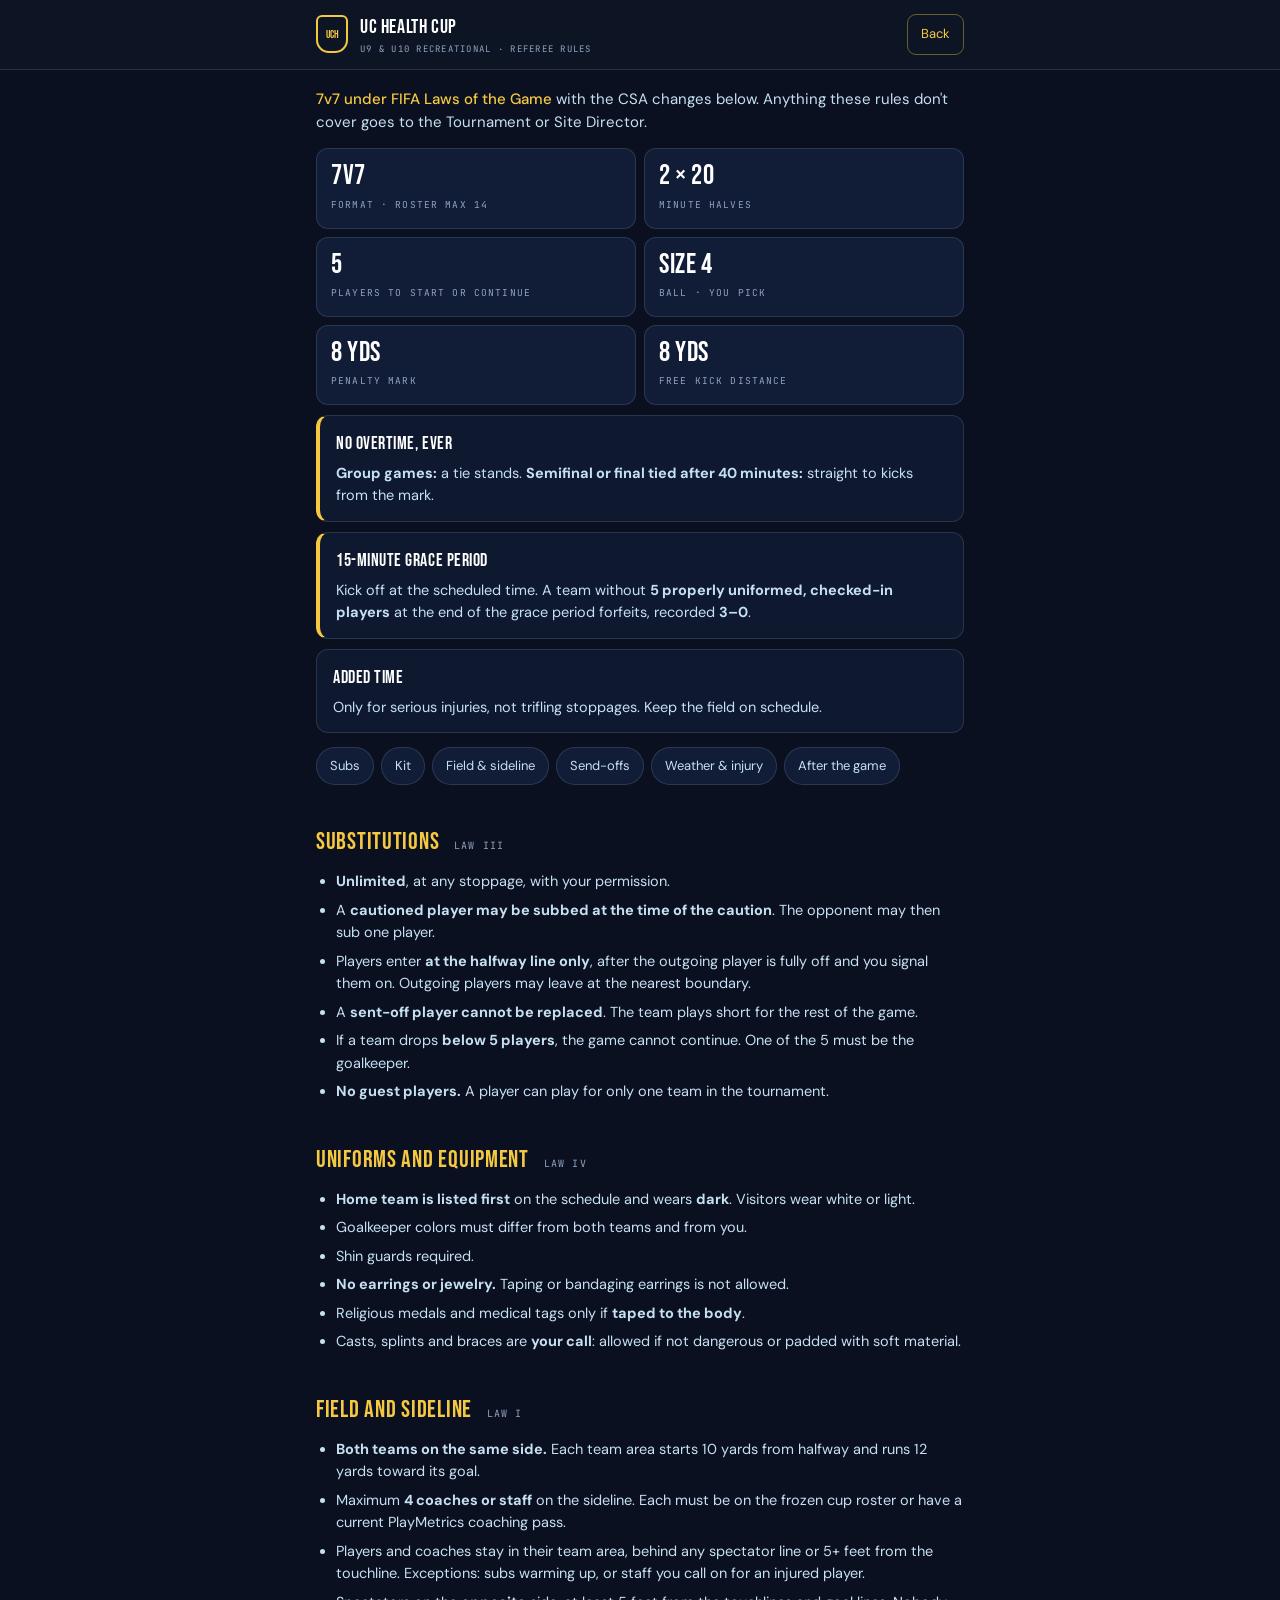
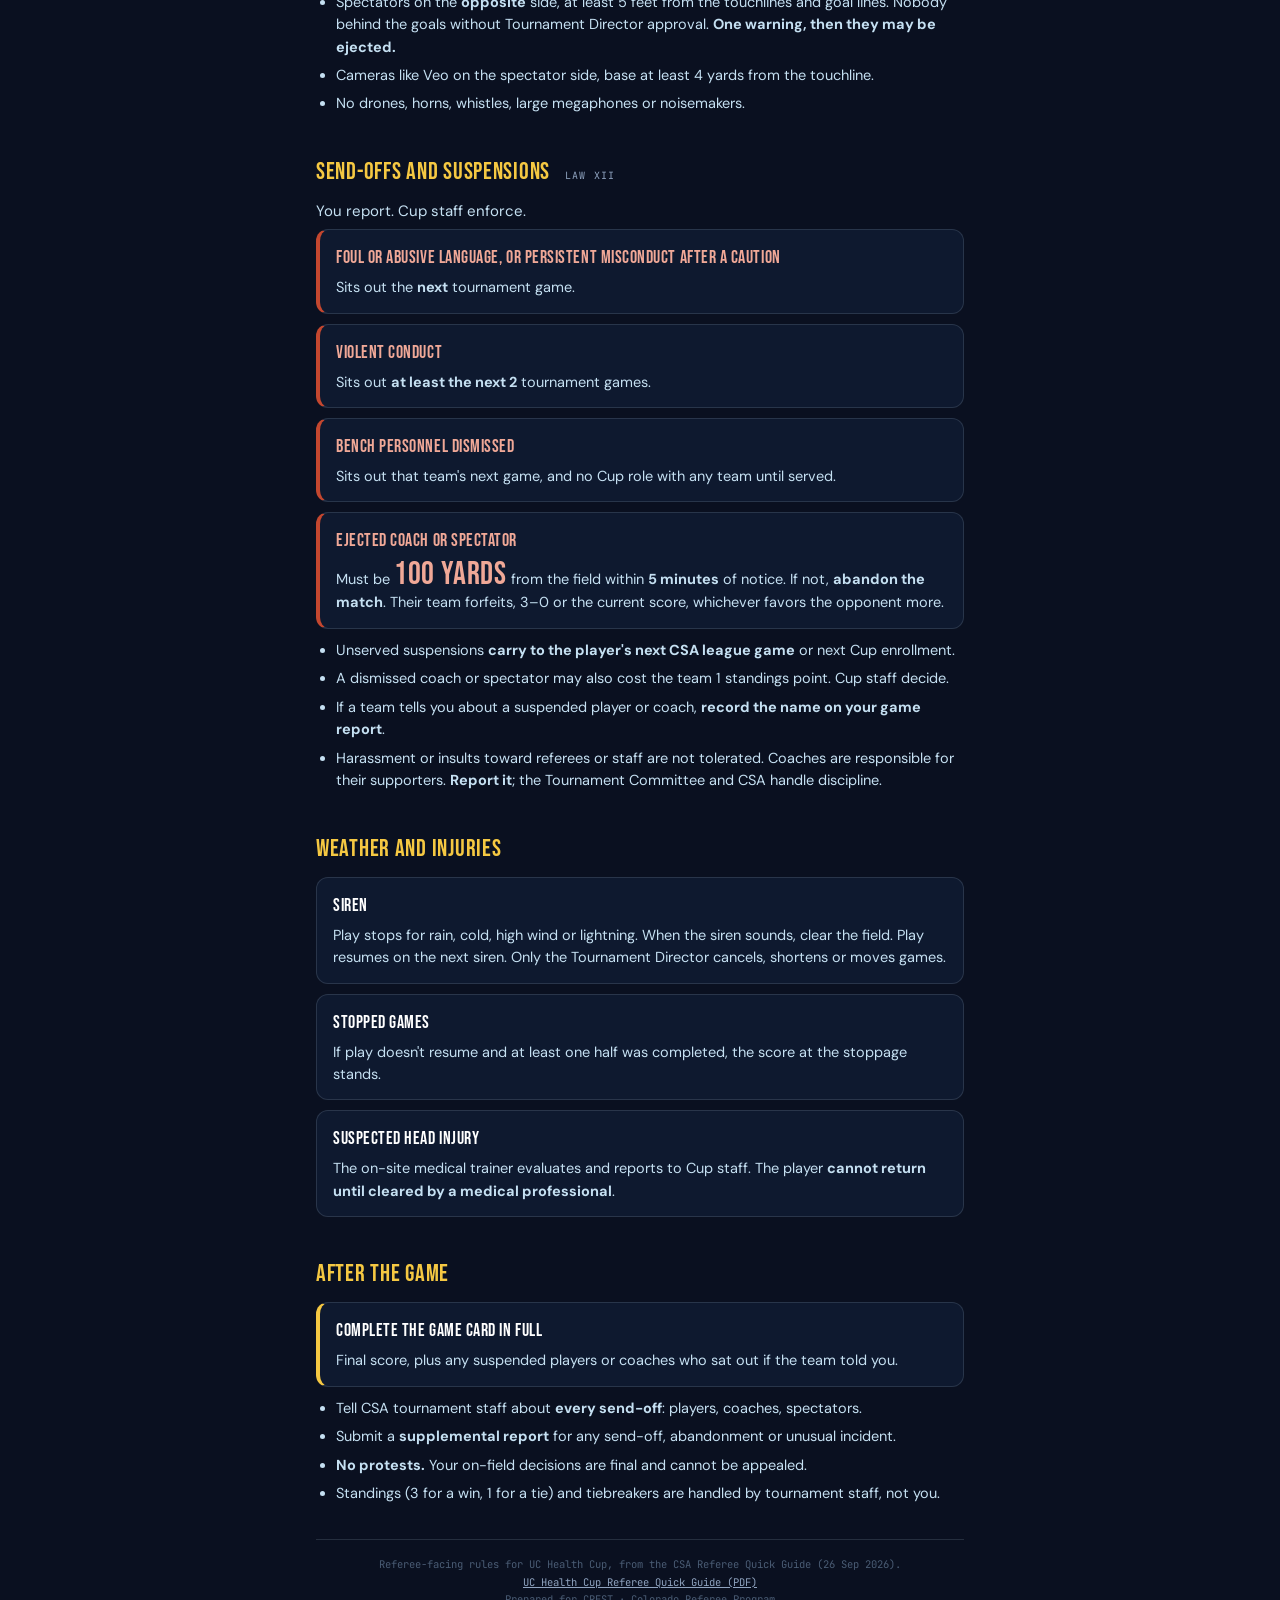
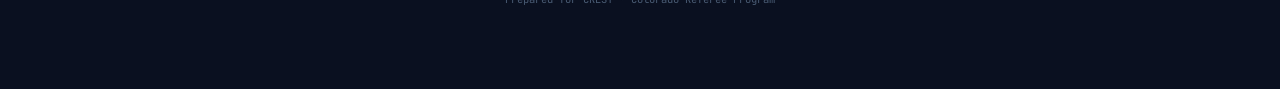
<file: rules-uchealth.html>
<!DOCTYPE html>
<html lang="en">
<head>
<meta charset="utf-8">
<meta name="viewport" content="width=device-width,initial-scale=1,viewport-fit=cover">
<title>UC Health Cup · Referee rules</title>
<link rel="preconnect" href="https://fonts.googleapis.com">
<link rel="preconnect" href="https://fonts.gstatic.com" crossorigin>
<link href="https://fonts.googleapis.com/css2?family=Bebas+Neue&family=DM+Sans:wght@400;500;700&family=JetBrains+Mono:wght@500;700&display=swap" rel="stylesheet">
<style>
:root{
  --nv:#1B2F55; --nv3:#0D1525; --nv4:#0A1020;
  --gold:#C8921A; --glt:#F5C842; --ice:#C5E0F2; --steel:#8FA3BF;
  --line:rgba(197,224,242,.14); --go:#4FA87A; --golt:#8FE0B4;
  --warn:#E0A22B; --wlt:#F0C86B; --red:#C4472F; --rlt:#F0A897;
  --disp:'Bebas Neue',Impact,sans-serif; --body:'DM Sans',sans-serif;
  --mono:'JetBrains Mono',monospace;
}
*{box-sizing:border-box}
body{margin:0;background:var(--nv4);color:#fff;font-family:var(--body);font-size:16px;line-height:1.55}
.wrap{max-width:680px;margin:0 auto;padding:0 16px 80px}
header{background:var(--nv3);border-bottom:1px solid var(--line);position:sticky;top:0;z-index:20}
.hin{max-width:680px;margin:0 auto;padding:12px 16px;display:flex;align-items:center;gap:12px}
.crest{width:32px;height:38px;border:2px solid var(--glt);color:var(--glt);
  border-radius:6px 6px 13px 13px;display:flex;align-items:center;justify-content:center;
  font-family:var(--disp);font-size:11px;flex:0 0 auto}
.hin h1{margin:0;font-family:var(--disp);font-size:20px;letter-spacing:.03em;font-weight:400}
.hin .sub{font-family:var(--mono);font-size:9px;letter-spacing:.14em;text-transform:uppercase;color:var(--steel)}
.hin a{margin-left:auto;color:var(--glt);text-decoration:none;font-size:13px;border:1.5px solid rgba(245,200,66,.4);
  border-radius:9px;padding:9px 13px;white-space:nowrap}

.lede{margin:18px 0 6px;color:var(--ice);font-size:15px}
.lede b{color:var(--glt);font-weight:500}
.jump{display:flex;gap:7px;flex-wrap:wrap;margin:14px 0 6px}
.jump a{color:var(--ice);text-decoration:none;font-size:13px;background:rgba(27,47,85,.45);
  border:1px solid var(--line);border-radius:99px;padding:8px 13px}

h2{font-family:var(--disp);font-size:24px;letter-spacing:.03em;font-weight:400;
  margin:30px 0 10px;padding-top:8px;color:var(--glt)}
h2 small{font-family:var(--mono);font-size:10px;letter-spacing:.12em;color:var(--steel);
  margin-left:10px;text-transform:uppercase}

table{width:100%;border-collapse:collapse;margin:6px 0 14px;background:rgba(27,47,85,.3);
  border:1px solid var(--line);border-radius:12px;overflow:hidden}
th,td{padding:11px 13px;text-align:left;border-bottom:1px solid var(--line);font-size:15px}
th{font-family:var(--mono);font-size:10px;letter-spacing:.1em;text-transform:uppercase;
  color:var(--steel);font-weight:500;background:rgba(9,25,40,.5)}
td:first-child{font-family:var(--disp);font-size:18px;letter-spacing:.03em;white-space:nowrap}
td b{font-family:var(--disp);font-size:20px;letter-spacing:.02em;color:#fff;font-weight:400}
tr:last-child td{border-bottom:0}

.card{background:rgba(27,47,85,.3);border:1px solid var(--line);border-radius:12px;
  padding:14px 16px;margin-bottom:10px}
.card b{display:block;font-family:var(--disp);font-size:18px;letter-spacing:.03em;
  font-weight:400;margin-bottom:4px}
.card p{margin:0;font-size:14.5px;color:var(--ice)}
.card.red{border-left:4px solid var(--red)}
.card.red b{color:var(--rlt)}
.card.gold{border-left:4px solid var(--glt)}
ul{margin:6px 0 14px;padding-left:20px;color:var(--ice);font-size:14.5px}
li{margin-bottom:6px}
.big{font-family:var(--disp);font-size:32px;color:var(--rlt);letter-spacing:.02em;line-height:1}
.foot{margin-top:34px;padding-top:16px;border-top:1px solid var(--line);
  font-family:var(--mono);font-size:10.5px;color:#4A5C74;text-align:center;line-height:1.7}
.foot a{color:var(--steel)}

.tiles{display:grid;grid-template-columns:1fr 1fr;gap:8px;margin:14px 0 10px}
.tile{background:rgba(27,47,85,.45);border:1px solid var(--line);border-radius:12px;padding:12px 14px}
.tile b{display:block;font-family:var(--disp);font-size:28px;letter-spacing:.02em;font-weight:400;line-height:1.05}
.tile i{font-style:normal;font-family:var(--mono);font-size:9.5px;letter-spacing:.12em;text-transform:uppercase;color:var(--steel)}
@media (max-width:360px){.tile b{font-size:24px}}
</style>
</head>
<body>

<header><div class="hin">
  <div class="crest">UCH</div>
  <div><h1>UC Health Cup</h1><div class="sub">U9 &amp; U10 recreational · Referee rules</div></div>
  <a href="./" onclick="if(history.length>1){history.back();return false;}">Back</a>
</div></header>

<div class="wrap">

<p class="lede"><b>7v7 under FIFA Laws of the Game</b> with the CSA changes below. Anything these rules don't cover goes to the Tournament or Site Director.</p>

<div class="tiles">
  <div class="tile"><b>7v7</b><i>Format · roster max 14</i></div>
  <div class="tile"><b>2 &times; 20</b><i>Minute halves</i></div>
  <div class="tile"><b>5</b><i>Players to start or continue</i></div>
  <div class="tile"><b>Size 4</b><i>Ball · you pick</i></div>
  <div class="tile"><b>8 yds</b><i>Penalty mark</i></div>
  <div class="tile"><b>8 yds</b><i>Free kick distance</i></div>
</div>

<div class="card gold">
  <b>No overtime, ever</b>
  <p><strong>Group games:</strong> a tie stands. <strong>Semifinal or final tied after 40 minutes:</strong> straight to kicks from the mark.</p>
</div>
<div class="card gold">
  <b>15-minute grace period</b>
  <p>Kick off at the scheduled time. A team without <strong>5 properly uniformed, checked-in players</strong> at the end of the grace period forfeits, recorded <strong>3&ndash;0</strong>.</p>
</div>
<div class="card">
  <b>Added time</b>
  <p>Only for serious injuries, not trifling stoppages. Keep the field on schedule.</p>
</div>

<div class="jump">
  <a href="#subs">Subs</a><a href="#kit">Kit</a><a href="#field">Field &amp; sideline</a>
  <a href="#cards">Send-offs</a><a href="#weather">Weather &amp; injury</a><a href="#after">After the game</a>
</div>

<h2 id="subs">Substitutions <small>Law III</small></h2>
<ul>
  <li><strong>Unlimited</strong>, at any stoppage, with your permission.</li>
  <li>A <strong>cautioned player may be subbed at the time of the caution</strong>. The opponent may then sub one player.</li>
  <li>Players enter <strong>at the halfway line only</strong>, after the outgoing player is fully off and you signal them on. Outgoing players may leave at the nearest boundary.</li>
  <li>A <strong>sent-off player cannot be replaced</strong>. The team plays short for the rest of the game.</li>
  <li>If a team drops <strong>below 5 players</strong>, the game cannot continue. One of the 5 must be the goalkeeper.</li>
  <li><strong>No guest players.</strong> A player can play for only one team in the tournament.</li>
</ul>

<h2 id="kit">Uniforms and equipment <small>Law IV</small></h2>
<ul>
  <li><strong>Home team is listed first</strong> on the schedule and wears <strong>dark</strong>. Visitors wear white or light.</li>
  <li>Goalkeeper colors must differ from both teams and from you.</li>
  <li>Shin guards required.</li>
  <li><strong>No earrings or jewelry.</strong> Taping or bandaging earrings is not allowed.</li>
  <li>Religious medals and medical tags only if <strong>taped to the body</strong>.</li>
  <li>Casts, splints and braces are <strong>your call</strong>: allowed if not dangerous or padded with soft material.</li>
</ul>

<h2 id="field">Field and sideline <small>Law I</small></h2>
<ul>
  <li><strong>Both teams on the same side.</strong> Each team area starts 10 yards from halfway and runs 12 yards toward its goal.</li>
  <li>Maximum <strong>4 coaches or staff</strong> on the sideline. Each must be on the frozen cup roster or have a current PlayMetrics coaching pass.</li>
  <li>Players and coaches stay in their team area, behind any spectator line or 5+ feet from the touchline. Exceptions: subs warming up, or staff you call on for an injured player.</li>
  <li>Spectators on the <strong>opposite</strong> side, at least 5 feet from the touchlines and goal lines. Nobody behind the goals without Tournament Director approval. <strong>One warning, then they may be ejected.</strong></li>
  <li>Cameras like Veo on the spectator side, base at least 4 yards from the touchline.</li>
  <li>No drones, horns, whistles, large megaphones or noisemakers.</li>
</ul>

<h2 id="cards">Send-offs and suspensions <small>Law XII</small></h2>
<p class="lede" style="margin-top:0">You report. Cup staff enforce.</p>
<div class="card red">
  <b>Foul or abusive language, or persistent misconduct after a caution</b>
  <p>Sits out the <strong>next</strong> tournament game.</p>
</div>
<div class="card red">
  <b>Violent conduct</b>
  <p>Sits out <strong>at least the next 2</strong> tournament games.</p>
</div>
<div class="card red">
  <b>Bench personnel dismissed</b>
  <p>Sits out that team's next game, and no Cup role with any team until served.</p>
</div>
<div class="card red">
  <b>Ejected coach or spectator</b>
  <p>Must be <span class="big">100 yards</span> from the field within <strong>5 minutes</strong> of notice. If not, <strong>abandon the match</strong>. Their team forfeits, 3&ndash;0 or the current score, whichever favors the opponent more.</p>
</div>
<ul>
  <li>Unserved suspensions <strong>carry to the player's next CSA league game</strong> or next Cup enrollment.</li>
  <li>A dismissed coach or spectator may also cost the team 1 standings point. Cup staff decide.</li>
  <li>If a team tells you about a suspended player or coach, <strong>record the name on your game report</strong>.</li>
  <li>Harassment or insults toward referees or staff are not tolerated. Coaches are responsible for their supporters. <strong>Report it</strong>; the Tournament Committee and CSA handle discipline.</li>
</ul>

<h2 id="weather">Weather and injuries</h2>
<div class="card">
  <b>Siren</b>
  <p>Play stops for rain, cold, high wind or lightning. When the siren sounds, clear the field. Play resumes on the next siren. Only the Tournament Director cancels, shortens or moves games.</p>
</div>
<div class="card">
  <b>Stopped games</b>
  <p>If play doesn't resume and at least one half was completed, the score at the stoppage stands.</p>
</div>
<div class="card">
  <b>Suspected head injury</b>
  <p>The on-site medical trainer evaluates and reports to Cup staff. The player <strong>cannot return until cleared by a medical professional</strong>.</p>
</div>

<h2 id="after">After the game</h2>
<div class="card gold">
  <b>Complete the game card in full</b>
  <p>Final score, plus any suspended players or coaches who sat out if the team told you.</p>
</div>
<ul>
  <li>Tell CSA tournament staff about <strong>every send-off</strong>: players, coaches, spectators.</li>
  <li>Submit a <strong>supplemental report</strong> for any send-off, abandonment or unusual incident.</li>
  <li><strong>No protests.</strong> Your on-field decisions are final and cannot be appealed.</li>
  <li>Standings (3 for a win, 1 for a tie) and tiebreakers are handled by tournament staff, not you.</li>
</ul>

<div class="foot">
  Referee-facing rules for UC Health Cup, from the CSA Referee Quick Guide (26 Sep 2026).<br>
  <a href="rules-uchealth.pdf" target="_blank" rel="noopener">UC Health Cup Referee Quick Guide (PDF)</a><br>
  Prepared for CREST · Colorado Referee Program
</div>
</div>
</body>
</html>
</file>
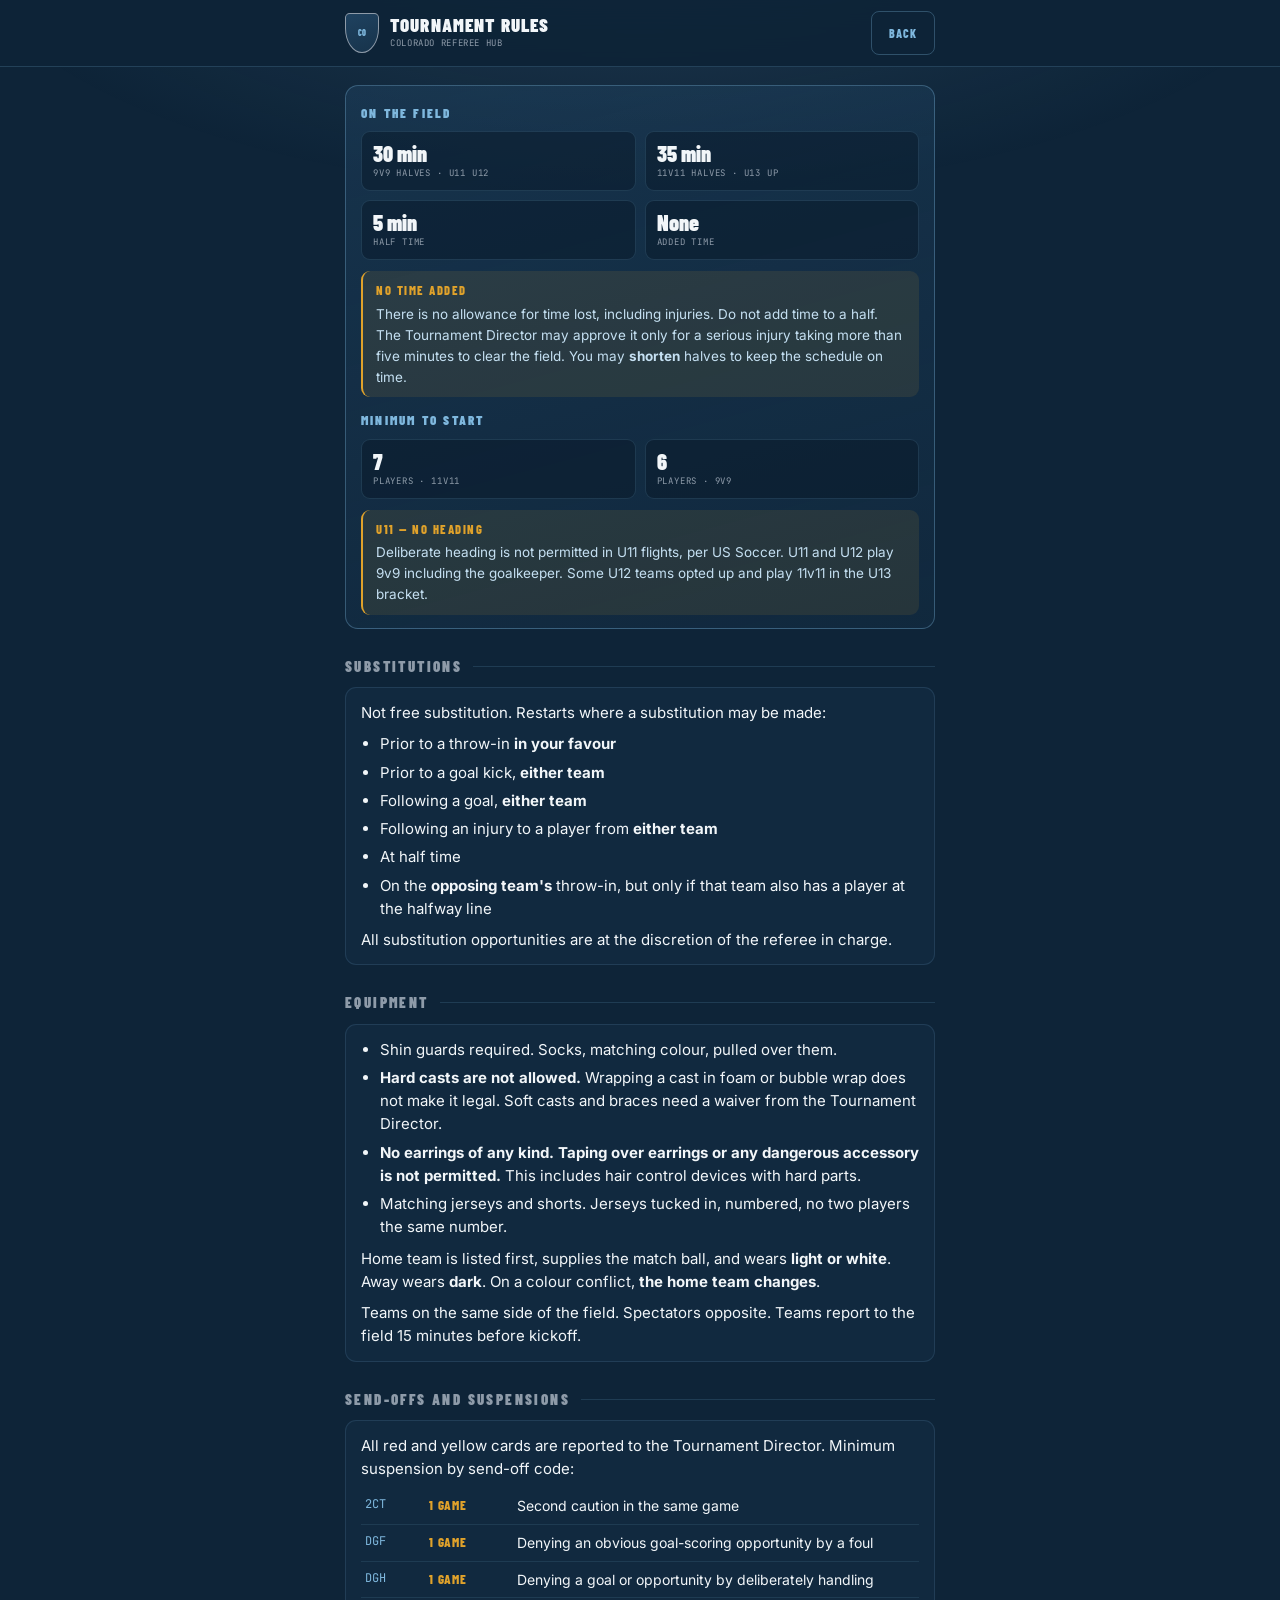
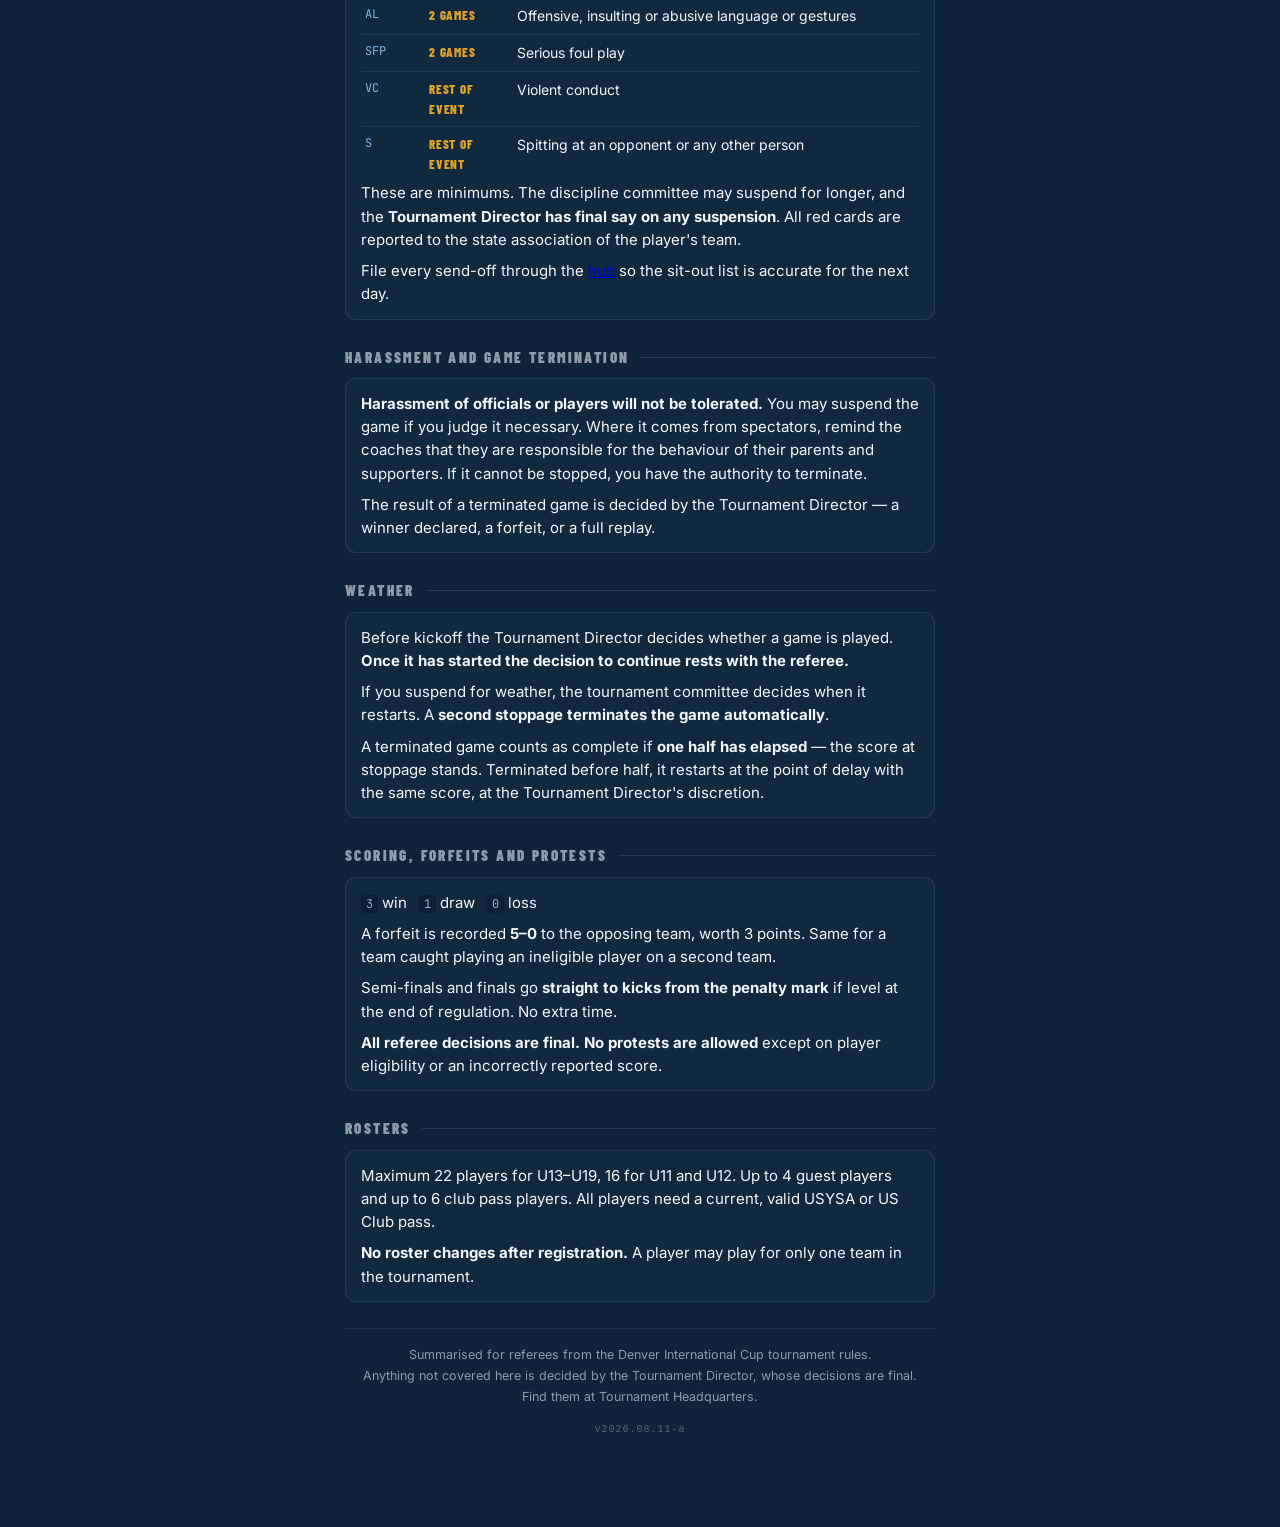
<file: rules.html>
<!DOCTYPE html>
<html lang="en">
<head>
<meta charset="utf-8">
<meta name="viewport" content="width=device-width,initial-scale=1,viewport-fit=cover">
<title>Tournament rules</title>
<meta name="theme-color" content="#0E2438">
<link rel="preconnect" href="https://fonts.googleapis.com">
<link rel="preconnect" href="https://fonts.gstatic.com" crossorigin>
<link href="https://fonts.googleapis.com/css2?family=Barlow+Condensed:wght@700;800;900&family=Inter:wght@400;500;600;700&family=JetBrains+Mono:wght@500;700&display=swap" rel="stylesheet">
<style>
:root{
  --slate:#0E2438; --slate-2:#17334B; --slate-3:#1F4260;
  --ice:#7FB8DE; --ice-pale:#C5E0F2; --steel:#8E9BA9; --snow:#F2F6F9;
  --caution:#E0A22B; --flag:#C4472F; --go:#4FA87A;
  --disp:'Barlow Condensed',Impact,sans-serif;
  --body:'Inter',-apple-system,'Segoe UI',Roboto,sans-serif;
  --mono:'JetBrains Mono',ui-monospace,Menlo,monospace;
}
*{box-sizing:border-box;-webkit-tap-highlight-color:transparent}
html,body{margin:0;padding:0}
body{background:var(--slate);color:var(--snow);font-family:var(--body);
  font-size:15px;line-height:1.55;padding-bottom:70px}
body::before{content:'';position:fixed;inset:0;z-index:0;pointer-events:none;
  background:radial-gradient(ellipse 90% 50% at 50% -8%,rgba(127,184,222,.14) 0%,transparent 60%)}
.wrap{position:relative;z-index:1;max-width:620px;margin:0 auto;padding:0 15px}

.ctx{position:sticky;top:0;z-index:20;background:rgba(14,36,56,.96);
  backdrop-filter:blur(14px);-webkit-backdrop-filter:blur(14px);
  border-bottom:1px solid rgba(127,184,222,.2);padding:11px 0}
.ctx-in{max-width:620px;margin:0 auto;padding:0 15px;display:flex;gap:11px;align-items:center}
.shield{width:34px;height:40px;flex-shrink:0;background:linear-gradient(160deg,var(--slate-3),var(--slate-2));
  border:1.5px solid var(--steel);border-radius:5px 5px 18px 18px/5px 5px 26px 26px;
  display:flex;align-items:center;justify-content:center;
  font-family:var(--disp);font-weight:900;font-size:8px;color:var(--ice);letter-spacing:.05em}
.ctx h1{margin:0;font-family:var(--disp);font-weight:900;font-size:19px;
  letter-spacing:.06em;text-transform:uppercase;line-height:1.05}
.ctx .s{font-family:var(--mono);font-size:9px;color:var(--steel);letter-spacing:.07em;margin-top:2px}
.back{margin-left:auto;appearance:none;background:transparent;
  border:1.5px solid rgba(127,184,222,.3);color:var(--ice);border-radius:8px;
  padding:7px 12px;text-decoration:none;font-family:var(--disp);font-weight:800;
  font-size:12px;letter-spacing:.1em;text-transform:uppercase}

h2{font-family:var(--disp);font-weight:900;font-size:15px;letter-spacing:.16em;
  text-transform:uppercase;color:var(--steel);margin:26px 0 9px;
  display:flex;align-items:center;gap:11px}
h2::after{content:'';flex:1;height:1px;background:rgba(127,184,222,.16)}

/* on-field quick reference */
.quick{margin-top:18px;border:1.5px solid rgba(127,184,222,.34);border-radius:13px;
  background:linear-gradient(165deg,rgba(31,66,96,.5),rgba(23,51,75,.32));padding:4px 15px 13px}
.quick .qh{font-family:var(--disp);font-weight:900;font-size:13px;letter-spacing:.17em;
  text-transform:uppercase;color:var(--ice);margin:13px 0 3px}
.grid{display:grid;grid-template-columns:1fr 1fr;gap:9px;margin-top:8px}
.tile{background:rgba(9,25,40,.5);border:1px solid rgba(127,184,222,.16);
  border-radius:9px;padding:9px 11px}
.tile b{display:block;font-family:var(--disp);font-weight:900;font-size:22px;
  line-height:1.1;color:var(--snow)}
.tile i{display:block;font-style:normal;font-family:var(--mono);font-size:9px;
  letter-spacing:.09em;text-transform:uppercase;color:var(--steel);margin-top:2px}
.warn{margin-top:11px;padding:10px 13px;border-radius:9px;font-size:13.5px;
  background:rgba(224,162,43,.1);border-left:2.5px solid var(--caution);color:var(--ice-pale)}
.warn b{display:block;font-family:var(--disp);font-weight:800;font-size:12.5px;
  letter-spacing:.12em;text-transform:uppercase;color:var(--caution);margin-bottom:3px}

.card{background:rgba(23,51,75,.4);border:1px solid rgba(127,184,222,.14);
  border-radius:11px;padding:13px 15px;margin-bottom:10px}
.card h3{margin:0 0 7px;font-family:var(--disp);font-weight:900;font-size:16px;
  letter-spacing:.05em;text-transform:uppercase;color:var(--ice-pale)}
.card p{margin:0 0 8px}
.card p:last-child{margin-bottom:0}
.card ul{margin:0 0 8px;padding-left:19px}
.card li{margin-bottom:5px}
.card strong{color:var(--snow)}
.k{font-family:var(--mono);font-size:12px;color:var(--ice);
  background:rgba(9,25,40,.55);border-radius:4px;padding:1px 5px}

.susp{width:100%;border-collapse:collapse;font-size:14px;margin-top:4px}
.susp td{padding:7px 4px;border-bottom:1px solid rgba(127,184,222,.12);vertical-align:top}
.susp tr:last-child td{border-bottom:0}
.susp td.c{width:64px;font-family:var(--mono);font-size:12px;color:var(--ice);white-space:nowrap}
.susp td.n{width:88px;font-family:var(--disp);font-weight:800;font-size:13px;
  letter-spacing:.06em;text-transform:uppercase;color:var(--caution)}

.foot{margin-top:26px;padding-top:15px;border-top:1px solid rgba(127,184,222,.12);
  font-size:12.5px;color:var(--steel);text-align:center;line-height:1.7}
.foot a{color:var(--ice)}

/* Every page declares viewport-fit=cover, so the sticky header sits under
   the notch and under Safari's own controls. On a Mac window the traffic
   lights land on top of it. Pad by the safe area and give the back control
   a full 44px tap target -- the Apple minimum, which none of these met. */
.top, .ctx{ padding-top:calc(11px + env(safe-area-inset-top,0px)) !important; }
.top-in, .ctx-in{
  padding-left:calc(15px + env(safe-area-inset-left,0px));
  padding-right:calc(15px + env(safe-area-inset-right,0px));
}
.x, .back{
  min-height:44px; min-width:64px;
  display:inline-flex; align-items:center; justify-content:center;
  padding:0 14px;
}
</style>
</head>
<body>

<div class="ctx">
  <div class="ctx-in">
    <div class="shield" id="brShield">&nbsp;</div>
    <div><h1>Tournament rules</h1><div class="s" id="brSub">REFEREES</div></div>
    <a class="back" href="index.html">Back</a>
  </div>
</div>

<div class="wrap">

  <div class="quick">
    <div class="qh">On the field</div>

    <div class="grid">
      <div class="tile"><b>30 min</b><i>9v9 halves &middot; U11 U12</i></div>
      <div class="tile"><b>35 min</b><i>11v11 halves &middot; U13 up</i></div>
      <div class="tile"><b>5 min</b><i>half time</i></div>
      <div class="tile"><b>None</b><i>added time</i></div>
    </div>

    <div class="warn">
      <b>No time added</b>
      There is no allowance for time lost, including injuries. Do not add time to a half.
      The Tournament Director may approve it only for a serious injury taking more than
      five minutes to clear the field. You may <strong>shorten</strong> halves to keep the
      schedule on time.
    </div>

    <div class="qh">Minimum to start</div>
    <div class="grid">
      <div class="tile"><b>7</b><i>players &middot; 11v11</i></div>
      <div class="tile"><b>6</b><i>players &middot; 9v9</i></div>
    </div>

    <div class="warn">
      <b>U11 &mdash; no heading</b>
      Deliberate heading is not permitted in U11 flights, per US Soccer.
      U11 and U12 play 9v9 including the goalkeeper. Some U12 teams opted up
      and play 11v11 in the U13 bracket.
    </div>
  </div>

  <h2>Substitutions</h2>
  <div class="card">
    <p>Not free substitution. Restarts where a substitution may be made:</p>
    <ul>
      <li>Prior to a throw-in <strong>in your favour</strong></li>
      <li>Prior to a goal kick, <strong>either team</strong></li>
      <li>Following a goal, <strong>either team</strong></li>
      <li>Following an injury to a player from <strong>either team</strong></li>
      <li>At half time</li>
      <li>On the <strong>opposing team's</strong> throw-in, but only if that team also has a player at the halfway line</li>
    </ul>
    <p>All substitution opportunities are at the discretion of the referee in charge.</p>
  </div>

  <h2>Equipment</h2>
  <div class="card">
    <ul>
      <li>Shin guards required. Socks, matching colour, pulled over them.</li>
      <li><strong>Hard casts are not allowed.</strong> Wrapping a cast in foam or bubble wrap does not make it legal. Soft casts and braces need a waiver from the Tournament Director.</li>
      <li><strong>No earrings of any kind. Taping over earrings or any dangerous accessory is not permitted.</strong> This includes hair control devices with hard parts.</li>
      <li>Matching jerseys and shorts. Jerseys tucked in, numbered, no two players the same number.</li>
    </ul>
    <p>Home team is listed first, supplies the match ball, and wears <strong>light or white</strong>.
       Away wears <strong>dark</strong>. On a colour conflict, <strong>the home team changes</strong>.</p>
    <p>Teams on the same side of the field. Spectators opposite.
       Teams report to the field 15 minutes before kickoff.</p>
  </div>

  <h2>Send-offs and suspensions</h2>
  <div class="card">
    <p>All red and yellow cards are reported to the Tournament Director.
       Minimum suspension by send-off code:</p>
    <table class="susp">
      <tr><td class="c">2CT</td><td class="n">1 game</td><td>Second caution in the same game</td></tr>
      <tr><td class="c">DGF</td><td class="n">1 game</td><td>Denying an obvious goal-scoring opportunity by a foul</td></tr>
      <tr><td class="c">DGH</td><td class="n">1 game</td><td>Denying a goal or opportunity by deliberately handling</td></tr>
      <tr><td class="c">AL</td><td class="n">2 games</td><td>Offensive, insulting or abusive language or gestures</td></tr>
      <tr><td class="c">SFP</td><td class="n">2 games</td><td>Serious foul play</td></tr>
      <tr><td class="c">VC</td><td class="n">Rest of event</td><td>Violent conduct</td></tr>
      <tr><td class="c">S</td><td class="n">Rest of event</td><td>Spitting at an opponent or any other person</td></tr>
    </table>
    <p>These are minimums. The discipline committee may suspend for longer, and the
       <strong>Tournament Director has final say on any suspension</strong>. All red cards
       are reported to the state association of the player's team.</p>
    <p>File every send-off through the <a href="index.html">hub</a> so the sit-out list is
       accurate for the next day.</p>
  </div>

  <h2>Harassment and game termination</h2>
  <div class="card">
    <p><strong>Harassment of officials or players will not be tolerated.</strong>
       You may suspend the game if you judge it necessary. Where it comes from spectators,
       remind the coaches that they are responsible for the behaviour of their parents
       and supporters. If it cannot be stopped, you have the authority to terminate.</p>
    <p>The result of a terminated game is decided by the Tournament Director &mdash;
       a winner declared, a forfeit, or a full replay.</p>
  </div>

  <h2>Weather</h2>
  <div class="card">
    <p>Before kickoff the Tournament Director decides whether a game is played.
       <strong>Once it has started the decision to continue rests with the referee.</strong></p>
    <p>If you suspend for weather, the tournament committee decides when it restarts.
       A <strong>second stoppage terminates the game automatically</strong>.</p>
    <p>A terminated game counts as complete if <strong>one half has elapsed</strong> &mdash;
       the score at stoppage stands. Terminated before half, it restarts at the point of
       delay with the same score, at the Tournament Director's discretion.</p>
  </div>

  <h2>Scoring, forfeits and protests</h2>
  <div class="card">
    <p><span class="k">3</span> win &nbsp; <span class="k">1</span> draw &nbsp; <span class="k">0</span> loss</p>
    <p>A forfeit is recorded <strong>5&ndash;0</strong> to the opposing team, worth 3 points.
       Same for a team caught playing an ineligible player on a second team.</p>
    <p>Semi-finals and finals go <strong>straight to kicks from the penalty mark</strong>
       if level at the end of regulation. No extra time.</p>
    <p><strong>All referee decisions are final. No protests are allowed</strong> except on
       player eligibility or an incorrectly reported score.</p>
  </div>

  <h2>Rosters</h2>
  <div class="card">
    <p>Maximum 22 players for U13&ndash;U19, 16 for U11 and U12. Up to 4 guest players and
       up to 6 club pass players. All players need a current, valid USYSA or US Club pass.</p>
    <p><strong>No roster changes after registration.</strong> A player may play for only one
       team in the tournament.</p>
  </div>

  <div class="foot">
    Summarised for referees from the Denver International Cup tournament rules.<br>
    Anything not covered here is decided by the Tournament Director, whose decisions are final.<br>
    Find them at Tournament Headquarters.
  </div>

</div>

<script src="config.js"></script>
<script>
var EV = (window.JAR && JAR.EVENT) || {};

/* config.js is what tells a page which tournament it is. When it does not
   load -- opened outside its folder, a bad upload, a cached 404 -- the
   page rendered a blank shell reading "Colorado Referee Hub" with no
   venues and no explanation. Say so instead of guessing. */
if (!window.JAR) {
  try {
    var _cfgWarn = function(){
      var b=document.createElement('div');
      b.style.cssText='position:relative;z-index:5;padding:14px 16px;background:#7A1A0E;'+
        'color:#fff;font-family:-apple-system,Segoe UI,Roboto,sans-serif;font-size:14px;'+
        'line-height:1.5;text-align:center';
      b.innerHTML='<b>Configuration did not load.</b><br>'+
        'This page cannot tell which tournament it belongs to, so nothing below is real. '+
        'Open it from its own web address rather than as a file, and check that '+
        'config.js sits beside it.';
      document.body.insertBefore(b, document.body.firstChild);
    };
    if(document.readyState==='loading') document.addEventListener('DOMContentLoaded',_cfgWarn);
    else _cfgWarn();
  } catch(e){}
}

try{
  document.title = 'Tournament rules \u00b7 ' + (EV.full || '');
  var sh = document.getElementById('brShield'); if (sh) sh.textContent = EV.shield || '';
  var sb = document.getElementById('brSub');    if (sb) sb.textContent = (EV.name || '').toUpperCase();
  if (EV.accent) document.documentElement.style.setProperty('--accent', EV.accent);
}catch(e){}


/* ── PAGE VERSION ─────────────────────────────────────────
   The .gs files carry GCC_VERSION; these pages carried nothing, so there
   was no way to tell whether a browser was running the current file or a
   cached one from three deploys ago. Printed in the console and shown in
   the footer. If this does not match what was last shipped, the page is
   stale -- hard refresh before reporting a bug. */
var PAGE_VERSION='2026.08.11-a';
try{
  console.log('page '+PAGE_VERSION);
  var _v=document.createElement('div');
  _v.textContent='v'+PAGE_VERSION;
  _v.style.cssText='position:relative;z-index:1;text-align:center;padding:14px 0 20px;'+
    'font-family:ui-monospace,Menlo,monospace;font-size:10px;letter-spacing:.1em;'+
    'color:rgba(142,155,169,.55)';
  document.body.appendChild(_v);
}catch(e){}
</script>
</body>
</html>
</file>
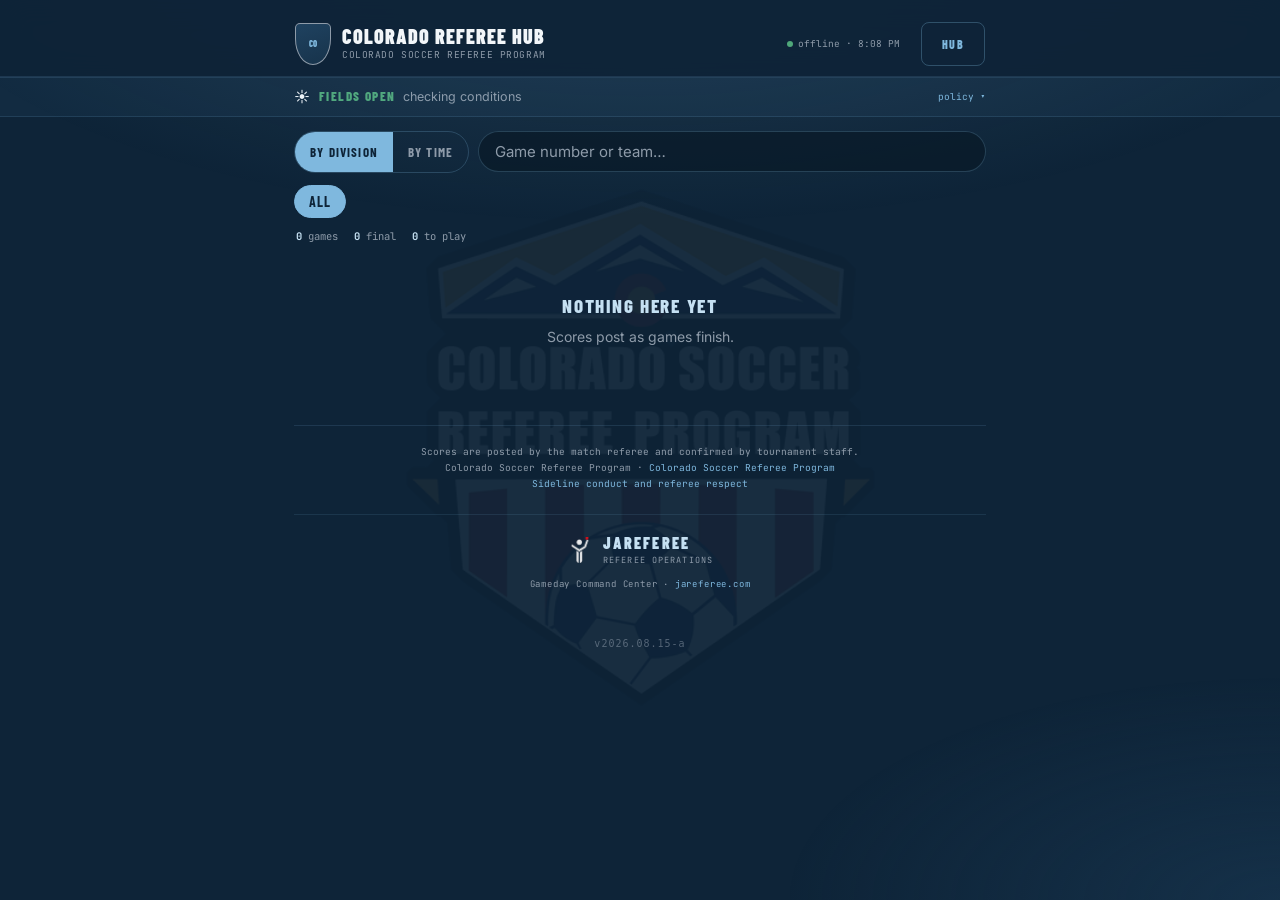
<file: scoreboard.html>
<!DOCTYPE html>
<html lang="en">
<head>
<meta charset="utf-8">
<meta name="viewport" content="width=device-width,initial-scale=1,viewport-fit=cover">
<title>Scores</title>
<meta name="theme-color" content="#0E2438">
<link rel="preconnect" href="https://fonts.googleapis.com">
<link rel="preconnect" href="https://fonts.gstatic.com" crossorigin>
<link href="https://fonts.googleapis.com/css2?family=Barlow+Condensed:wght@600;700;800;900&family=Inter:wght@400;500;600;700&family=JetBrains+Mono:wght@500;700&display=swap" rel="stylesheet">
<style>
:root{
  --slate:#0E2438; --slate-2:#17334B; --slate-3:#1F4260;
  --ice:#7FB8DE; --ice-pale:#C5E0F2; --steel:#8E9BA9; --snow:#F2F6F9;
  --caution:#E0A22B; --flag:#C4472F; --go:#4FA87A;
  --disp:'Barlow Condensed',Impact,sans-serif;
  --body:'Inter',-apple-system,'Segoe UI',Roboto,sans-serif;
  --mono:'JetBrains Mono',ui-monospace,Menlo,monospace;
}
*{box-sizing:border-box;-webkit-tap-highlight-color:transparent}
html,body{margin:0;padding:0}
body{background:var(--slate);color:var(--snow);font-family:var(--body);font-size:15px;line-height:1.5;padding-bottom:64px}
body::before{content:'';position:fixed;inset:0;z-index:0;pointer-events:none;
  background:radial-gradient(ellipse 95% 50% at 50% -6%,rgba(127,184,222,.15) 0%,transparent 62%),
             radial-gradient(ellipse 70% 45% at 100% 100%,rgba(31,66,96,.42) 0%,transparent 55%)}
.wrap{position:relative;z-index:1;max-width:720px;margin:0 auto;padding:0 14px}


/* SMST shield watermark, drawn in SVG so there is no file to break */
body::after{
  content:'';position:fixed;z-index:0;pointer-events:none;
  top:50%;left:50%;transform:translate(-50%,-50%);
  width:min(88vw,540px);height:min(88vw,540px);
  background-image:url("data:image/svg+xml,%3Csvg%20xmlns%3D%22http%3A%2F%2Fwww.w3.org%2F2000%2Fsvg%22%20viewBox%3D%220%200%20200%20244%22%3E%20%3Cpath%20d%3D%22M14%2032%20L47%209%20L70%2036%20L100%207%20L130%2036%20L153%209%20L186%2032%20L186%20142%20C186%20197%20148%20229%20100%20238%20C52%20229%2014%20197%2014%20142%20Z%22%20fill%3D%22none%22%20stroke%3D%22%237FB8DE%22%20stroke-width%3D%225%22%2F%3E%20%3Cpath%20d%3D%22M27%2045%20L52%2028%20L71%2050%20L100%2026%20L129%2050%20L148%2028%20L173%2045%20L173%20140%20C173%20186%20142%20213%20100%20221%20C58%20213%2027%20186%2027%20140%20Z%22%20fill%3D%22none%22%20stroke%3D%22%237FB8DE%22%20stroke-width%3D%222%22%20opacity%3D%22.6%22%2F%3E%20%3Cpath%20d%3D%22M36%20141%20L74%2084%20L97%20114%20L125%2072%20L164%20141%20Z%22%20fill%3D%22%237FB8DE%22%20opacity%3D%22.85%22%2F%3E%20%3Ccircle%20cx%3D%22100%22%20cy%3D%22176%22%20r%3D%2227%22%20fill%3D%22none%22%20stroke%3D%22%237FB8DE%22%20stroke-width%3D%224%22%2F%3E%20%3Cpath%20d%3D%22M100%20158%20L112%20167%20L107%20181%20L93%20181%20L88%20167%20Z%22%20fill%3D%22%237FB8DE%22%20opacity%3D%22.7%22%2F%3E%20%3C%2Fsvg%3E");
  background-repeat:no-repeat;background-position:center;background-size:contain;
  opacity:.045;
}
@media (max-width:520px){ body::after{ opacity:.055 } }

/* JAReferee credit */
.jaref{margin-top:22px;padding:18px 0 4px;text-align:center;
  border-top:1px solid rgba(127,184,222,.12)}
.jaref a{display:inline-flex;align-items:center;gap:10px;text-decoration:none;color:inherit}
.jaref img{width:26px;height:26px;display:block;border:0;opacity:.92}
.jaref .txt{text-align:left;line-height:1.25}
.jaref .txt b{display:block;font-family:var(--disp);font-weight:900;font-size:16px;
  letter-spacing:.13em;text-transform:uppercase;color:var(--ice-pale)}
.jaref .txt i{display:block;font-style:normal;font-family:var(--mono);font-size:8.5px;
  letter-spacing:.13em;text-transform:uppercase;color:var(--steel);margin-top:2px}
.jaref .site{display:block;font-family:var(--mono);font-size:9px;color:var(--steel);
  letter-spacing:.09em;margin-top:9px}
.jaref .site a{color:var(--ice)}

/* header */
.top{position:sticky;top:0;z-index:30;background:rgba(14,36,56,.94);
  backdrop-filter:blur(14px);-webkit-backdrop-filter:blur(14px);
  border-bottom:1px solid rgba(127,184,222,.2)}
.top-in{max-width:720px;margin:0 auto;padding:11px 14px 0}
.brand{display:flex;align-items:center;gap:11px;margin-bottom:10px}
.shield{width:36px;height:42px;flex-shrink:0;
  background:linear-gradient(160deg,var(--slate-3),var(--slate-2));
  border:1.5px solid var(--steel);border-radius:5px 5px 18px 18px/5px 5px 26px 26px;
  display:flex;align-items:center;justify-content:center;
  font-family:var(--disp);font-weight:900;font-size:8.5px;color:var(--ice);letter-spacing:.05em}
.brand h1{margin:0;font-family:var(--disp);font-weight:900;font-size:20px;
  letter-spacing:.05em;text-transform:uppercase;line-height:1.02}
.brand .sub{font-family:var(--mono);font-size:9.5px;color:var(--steel);letter-spacing:.06em;margin-top:2px}
.live{margin-left:auto;display:flex;align-items:center;gap:5px;
  font-family:var(--mono);font-size:9.5px;color:var(--steel);white-space:nowrap}
.dot{width:6px;height:6px;border-radius:50%;background:var(--go);animation:pulse 2.4s ease-in-out infinite}
@keyframes pulse{0%,100%{opacity:1}50%{opacity:.28}}

/* day tabs */
.days{display:grid;grid-template-columns:repeat(3,1fr);gap:0;border-top:1px solid rgba(127,184,222,.14)}
.day{appearance:none;border:0;background:transparent;cursor:pointer;padding:10px 4px 9px;
  color:var(--steel);font-family:var(--body);border-bottom:2.5px solid transparent;transition:.16s}
.day b{display:block;font-family:var(--disp);font-weight:800;font-size:16px;letter-spacing:.07em;text-transform:uppercase;line-height:1}
.day i{display:block;font-style:normal;font-family:var(--mono);font-size:9.5px;margin-top:3px;opacity:.75}
.day[aria-selected="true"]{color:var(--ice);border-bottom-color:var(--ice)}
.day:focus-visible{outline:2px solid var(--ice-pale);outline-offset:-3px}

/* weather strip, the signature */
.wx{margin:0;border-bottom:1px solid rgba(127,184,222,.14);
  background:rgba(23,51,75,.5);cursor:pointer;transition:background .2s}
.wx:hover{background:rgba(23,51,75,.72)}
.wx-in{max-width:720px;margin:0 auto;padding:9px 14px;display:flex;align-items:center;gap:9px}
.wx-ico{font-size:15px;line-height:1}
.wx-txt{flex:1;min-width:0;font-size:12.5px}
.wx-txt b{font-family:var(--disp);font-weight:800;font-size:13px;letter-spacing:.11em;
  text-transform:uppercase;color:var(--go);margin-right:7px}
.wx-txt span{color:var(--steel)}
.wx-more{font-family:var(--mono);font-size:9.5px;color:var(--ice);white-space:nowrap}
.wx.alert{background:rgba(196,71,47,.2);border-bottom-color:rgba(196,71,47,.5)}
.wx.alert .wx-txt b{color:#F0A897}
.wx-body{display:none;border-bottom:1px solid rgba(127,184,222,.14);background:rgba(9,25,40,.55)}
.wx-body.on{display:block}
.wx-body-in{max-width:720px;margin:0 auto;padding:13px 14px 15px}
.wx-body h3{font-family:var(--disp);font-weight:800;font-size:12px;letter-spacing:.17em;
  text-transform:uppercase;color:var(--ice);margin:0 0 6px}
.wx-body h3+h3{margin-top:13px}
.wx-body p{margin:0;font-size:12.5px;line-height:1.6;color:var(--ice-pale)}
.wx-body b{color:#fff}

/* filters */
.filters{display:flex;gap:6px;flex-wrap:wrap;padding:10px 0 0}
.filters button{appearance:none;cursor:pointer;white-space:nowrap;flex-shrink:0;
  font-family:var(--disp);font-weight:700;font-size:14px;letter-spacing:.08em;text-transform:uppercase;
  background:rgba(23,51,75,.6);color:var(--steel);
  border:1.5px solid rgba(127,184,222,.22);border-radius:99px;padding:7px 14px;transition:.16s}
.filters button[aria-pressed="true"]{background:var(--ice);color:var(--slate);border-color:var(--ice)}

/* counts */
.counts{display:flex;gap:16px;padding:11px 2px 3px;font-family:var(--mono);font-size:10.5px;color:var(--steel)}
.counts b{color:var(--ice-pale);font-weight:700}

/* group */
.grp{margin-top:20px}
.grp-h{display:flex;align-items:baseline;gap:9px;margin-bottom:8px}
.grp-h h2{margin:0;font-family:var(--disp);font-weight:800;font-size:14px;
  letter-spacing:.17em;text-transform:uppercase;color:var(--ice)}
.grp-h .rule{flex:1;height:1px;background:rgba(127,184,222,.18)}
.grp-h .n{font-family:var(--mono);font-size:10px;color:var(--steel)}

/* game row */
.g{display:grid;grid-template-columns:52px 1fr auto;gap:11px;align-items:center;
  padding:11px 12px;border-radius:10px;background:rgba(23,51,75,.42);
  border:1px solid rgba(127,184,222,.11);margin-bottom:7px}
.g.final{background:rgba(23,51,75,.26)}
.g.livegame{border-color:rgba(79,168,122,.45);background:rgba(79,168,122,.08)}
.g.cxl{opacity:.5}
.g-time{font-family:var(--mono);font-size:11.5px;color:var(--ice);text-align:center;line-height:1.3}
.g-time i{display:block;font-style:normal;font-size:8.5px;color:var(--steel);margin-top:2px}
.g-teams{min-width:0}
.g-t{display:flex;align-items:baseline;gap:8px;font-size:14.5px;line-height:1.32}
.g-t span{overflow:hidden;text-overflow:ellipsis;white-space:nowrap;flex:1}
.g-t b{font-family:var(--disp);font-weight:900;font-size:19px;line-height:1;min-width:16px;text-align:right}
.g-t.win b{color:var(--ice-pale)}
.g-t.win span{font-weight:600}
.g-meta{font-family:var(--mono);font-size:9.5px;color:var(--steel);margin-top:4px;
  overflow:hidden;text-overflow:ellipsis;white-space:nowrap}
.g-stat{font-family:var(--disp);font-weight:800;font-size:10.5px;letter-spacing:.11em;
  text-transform:uppercase;text-align:right;white-space:nowrap;color:var(--steel)}
.g-stat.f{color:var(--ice)}
.g-stat.l{color:var(--go)}
.flagged{display:inline-block;margin-left:5px;color:var(--caution);font-size:11px}

.empty{text-align:center;padding:44px 18px;color:var(--steel);font-size:14px}
.empty b{display:block;font-family:var(--disp);font-weight:800;font-size:19px;
  letter-spacing:.09em;text-transform:uppercase;color:var(--ice-pale);margin-bottom:6px}

/* footer */
.foot{margin:34px 0 0;padding:18px 0 26px;border-top:1px solid rgba(127,184,222,.14)}
.note{background:rgba(23,51,75,.4);border-left:2px solid var(--caution);
  border-radius:0 9px 9px 0;padding:12px 14px;margin-bottom:14px}
.note b{display:block;font-family:var(--disp);font-weight:800;font-size:12.5px;
  letter-spacing:.13em;text-transform:uppercase;color:var(--caution);margin-bottom:4px}
.note p{margin:0;font-size:12.5px;color:var(--ice-pale);line-height:1.55}
.foot-b{text-align:center;font-family:var(--mono);font-size:9.5px;color:var(--steel);line-height:1.7}
.foot-b a{color:var(--ice);text-decoration:none}

@media (prefers-reduced-motion:reduce){*{animation:none!important;transition:none!important}}
@media (max-width:400px){
  .g{grid-template-columns:46px 1fr auto;gap:9px;padding:10px}
  .g-t{font-size:13.5px}
  .g-t b{font-size:17px}
}

/* Every page declares viewport-fit=cover, so the sticky header sits under
   the notch and under Safari's own controls. Pad by the safe area and give
   the back control a 44px tap target -- the Apple minimum. */
.top{ padding-top:calc(11px + env(safe-area-inset-top,0px)) !important; }
.top-in{ padding-left:calc(15px + env(safe-area-inset-left,0px));
         padding-right:calc(15px + env(safe-area-inset-right,0px)); }
.back{ margin-left:10px;flex-shrink:0;text-decoration:none;
  border:1.5px solid rgba(127,184,222,.3);color:var(--ice);border-radius:8px;
  min-height:44px;min-width:64px;display:inline-flex;align-items:center;justify-content:center;
  padding:0 14px;font-family:var(--disp);font-weight:800;font-size:12px;
  letter-spacing:.1em;text-transform:uppercase;white-space:nowrap}
.back:hover{ border-color:var(--ice) }

/* Toolbar: how the board is grouped, and a search for a single game */
.tools{display:flex;gap:9px;align-items:center;flex-wrap:wrap;padding:14px 0 2px}
.seg{display:flex;gap:0;border:1.5px solid rgba(127,184,222,.24);border-radius:99px;overflow:hidden;flex-shrink:0}
.seg button{appearance:none;cursor:pointer;border:0;background:transparent;color:var(--steel);
  font-family:var(--disp);font-weight:700;font-size:13px;letter-spacing:.09em;
  text-transform:uppercase;padding:9px 15px;transition:.16s;min-height:40px}
.seg button[aria-pressed="true"]{background:var(--ice);color:var(--slate)}
.qbox{flex:1;min-width:190px;background:rgba(9,25,40,.72);
  border:1.5px solid rgba(127,184,222,.24);border-radius:99px;color:var(--snow);
  font-family:var(--body);font-size:15px;padding:10px 16px;outline:none;min-height:40px}
.qbox:focus{border-color:var(--ice)}
.qbox::placeholder{color:var(--steel)}
.hit{font-family:var(--mono);font-size:11px;letter-spacing:.08em;text-transform:uppercase;
  color:var(--steel);padding:8px 0 0}
</style>
</head>
<body>

<div class="top">
  <div class="top-in">
    <div class="brand">
      <div class="shield" id="brShield">&nbsp;</div>
      <div>
        <h1 id="brName">Referee Hub</h1>
        <div class="sub" id="brSub"></div>
      </div>
      <div class="live"><span class="dot"></span><span id="upd">live</span></div>
      <a class="back" href="index.html">Hub</a>
    </div>
  </div>
  <div class="days" role="tablist" id="days"></div>
</div>

<div class="wx" id="wxStrip" onclick="toggleWx()">
  <div class="wx-in">
    <span class="wx-ico" id="wxIco">☀️</span>
    <span class="wx-txt"><b id="wxState">Fields open</b><span id="wxDesc">checking conditions</span></span>
    <span class="wx-more" id="wxMore">policy ▾</span>
  </div>
</div>
<div class="wx-body" id="wxBody">
  <div class="wx-body-in">
    <h3>Lightning</h3>
    <p>Lightning within a <b>10 mile radius</b> stops all games at that location with <b>one long blast of a horn</b>. Everyone leaves the fields immediately and waits in a vehicle or off site.</p>
    <p style="margin-top:6px">A full <b>30 minutes</b> must pass with no strikes before the all clear. <b>Every new strike resets the 30 minutes.</b> The all clear is a horn blast. Do not return to the fields until you hear it.</p>
    <h3>Delays</h3>
    <p>A game that has passed halftime is called <b>final</b> after 60 minutes of delay. If a delay runs past 60 minutes, any game already at or beyond halftime is final at the time it stopped.</p>
  </div>
</div>

<div class="wrap">

  <div class="tools">
    <div class="seg" id="grpSeg">
      <button aria-pressed="true"  onclick="setGroup('division',this)">By division</button>
      <button aria-pressed="false" onclick="setGroup('time',this)">By time</button>
    </div>
    <input id="q" class="qbox" type="search" autocomplete="off"
           placeholder="Game number or team…" oninput="setQuery(this.value)">
  </div>
  <div class="filters" id="filters"></div>
  <div class="filters" id="brackets" style="display:none"></div>
  <div class="filters" id="sites" style="display:none"></div>

  <div class="counts" id="counts"></div>
  <div id="board"></div>

  <div class="foot">
    <div class="foot-b">
      Scores are posted by the match referee and confirmed by tournament staff.<br>
      <span id="brHost"></span><br>
      <a href="rap/">Sideline conduct and referee respect</a>
    </div>
  <div class="jaref">
    <a href="https://jareferee.com" target="_blank" rel="noopener">
      <img src="assets/brand/jareferee-mark-light.png"
           alt="JAReferee" width="26" height="26">
      <span class="txt"><b>JAReferee</b><i>Referee Operations</i></span>
    </a>
    <span class="site">Gameday Command Center · <a href="https://jareferee.com" target="_blank" rel="noopener">jareferee.com</a></span>
  </div>

  </div>
</div>

<script src="config.js"></script>
<script>
/* ── everything tournament-specific comes from config.js ── */
var EV    = (window.JAR && JAR.EVENT) || {};

/* config.js is what tells a page which tournament it is. When it does not
   load -- opened outside its folder, a bad upload, a cached 404 -- the
   page rendered a blank shell reading "Colorado Referee Hub" with no
   venues and no explanation. Say so instead of guessing. */
if (!window.JAR) {
  try {
    var _cfgWarn = function(){
      var b=document.createElement('div');
      b.style.cssText='position:relative;z-index:5;padding:14px 16px;background:#7A1A0E;'+
        'color:#fff;font-family:-apple-system,Segoe UI,Roboto,sans-serif;font-size:14px;'+
        'line-height:1.5;text-align:center';
      b.innerHTML='<b>Configuration did not load.</b><br>'+
        'This page cannot tell which tournament it belongs to, so nothing below is real. '+
        'Open it from its own web address rather than as a file, and check that '+
        'config.js sits beside it.';
      document.body.insertBefore(b, document.body.firstChild);
    };
    if(document.readyState==='loading') document.addEventListener('DOMContentLoaded',_cfgWarn);
    else _cfgWarn();
  } catch(e){}
}

var EVENT = (window.JAR && JAR.id) || 'steamboat';
var BACKEND = (window.JAR && JAR.BACKEND) || 'https://script.google.com/macros/s/AKfycbxQXvVq-gtGfUvgXF3NJXkFU_4aVlqFclU0bF0B0dQWbpjb42tstU7UnbKLf5DFP3PY/exec';
var REFRESH = 30000;

// Opening day is today when today is one of the event days, otherwise the
// most recent day that has passed. Never a hardcoded date.
function openingDay(){
  var d=EV.dates||[]; if(!d.length) return '';
  var n=new Date(), m=n.getMonth()+1, dd=n.getDate();
  var t=n.getFullYear()+'-'+(m<10?'0':'')+m+'-'+(dd<10?'0':'')+dd;
  if(d.indexOf(t)>=0) return t;
  var past=null; for(var i=0;i<d.length;i++) if(d[i]<=t) past=d[i];
  return past||d[0];
}

var S = { date:openingDay(), band:'all', bracket:'all', site:'all',
          group:'division', q:'', byDate:{}, offline:false };

function setGroup(g,btn){
  S.group=g;
  var p=btn.parentNode.querySelectorAll('button');
  for(var i=0;i<p.length;i++) p[i].setAttribute('aria-pressed', p[i]===btn?'true':'false');
  render();
}

var _qTimer=null;
function setQuery(v){
  S.q=v;
  // Typing on a phone should not re-render on every keystroke.
  if(_qTimer) clearTimeout(_qTimer);
  _qTimer=setTimeout(function(){
    // The pills are meaningless while a search is active, so dim them
    // rather than leave a filter that is not being applied looking live.
    var f=document.getElementById('filters'), b=document.getElementById('brackets'),
        sv=document.getElementById('sites');
    var dim=String(S.q||'').trim()?'.45':'1';
    [f,b,sv].forEach(function(el){ if(el) el.style.opacity=dim; });
    render();
  },180);
}

function renderDays(){
  var box=document.getElementById('days'); if(!box) return;
  box.innerHTML=(EV.dates||[]).map(function(x){
    var p=(EV.daylbl||{})[x]||[x,''];
    return '<button class="day" role="tab" aria-selected="'+(x===S.date)+'" '+
           'onclick="pickDay(\''+x+'\',this)"><b>'+p[0]+'</b><i>'+(p[1]||'')+'</i></button>';
  }).join('');
}

// Age groups and brackets are read off the event's division list. Steamboat
// has four age bands, DIC eleven. Hardcoding either shows a filter that
// matches nothing, which reads as "no games" to a parent.
function ageBands(){
  var seen={},out=[];
  (EV.divisionOrder||[]).forEach(function(d){
    var m=String(d).match(/^(HS|U\d{1,2}(?:\/U?\d{1,2})?)/);
    if(m&&!seen[m[1]]){ seen[m[1]]=1; out.push(m[1]); }
  });
  return out;
}
function brackets(){
  var seen={},out=[];
  (EV.divisionOrder||[]).forEach(function(d){
    var m=String(d).match(/\b(Gold|Silver|Bronze|Premier)\b/);
    if(m&&!seen[m[1]]){ seen[m[1]]=1; out.push(m[1]); }
  });
  return out;
}
function pill(active,fn,val,label){
  return '<button aria-pressed="'+active+'" onclick="'+fn+'('+JSON.stringify(val).replace(/"/g,'&quot;')+',this)">'+label+'</button>';
}
function setPressed(btn){
  var p=btn.parentNode.querySelectorAll('button');
  for(var i=0;i<p.length;i++) p[i].setAttribute('aria-pressed', p[i]===btn?'true':'false');
}
function renderFilters(){
  var f=document.getElementById('filters');
  if(f){
    f.innerHTML=pill(S.band==='all','pickBand','all','All')+
      ageBands().map(function(b){ return pill(S.band===b,'pickBand',b,b); }).join('');
  }
  var br=document.getElementById('brackets');
  if(br){
    var list=brackets();
    if(list.length<2){ br.style.display='none'; }
    else{
      br.style.display='';
      br.innerHTML=pill(S.bracket==='all','pickBracket','all','All')+
        list.map(function(b){ return pill(S.bracket===b,'pickBracket',b,b); }).join('');
    }
  }
  // Site pills. Two venues and 43 games at one of them is a lot of
  // scrolling for a coordinator who only cares about their own site.
  var sv=document.getElementById('sites');
  if(sv){
    var vs=(window.JAR&&JAR.playVenues)?JAR.playVenues():(EV.venues||[]);
    if(vs.length<2){ sv.style.display='none'; }
    else{
      sv.style.display='';
      sv.innerHTML=pill(S.site==='all','pickSite','all','All sites')+
        vs.map(function(v){
          var short=(window.JAR&&JAR.short)?JAR.short(v):v;
          return pill(S.site===v,'pickSite',v,short);
        }).join('');
    }
  }
}
function pickBracket(b,btn){ S.bracket=b; setPressed(btn); render(); }
function pickSite(v,btn){ S.site=v; setPressed(btn); render(); }

function paintWatermark(){
  var css;
  if(EV.watermark){ css='url("'+EV.watermark+'")'; }
  else{
    var a=EV.accent||'#7FB8DE';
    var svg='<svg xmlns="http://www.w3.org/2000/svg" viewBox="0 0 200 244">'+
      '<path d="M14 32 L47 9 L70 36 L100 7 L130 36 L153 9 L186 32 L186 142 '+
        'C186 197 148 229 100 238 C52 229 14 197 14 142 Z" fill="none" stroke="'+a+'" stroke-width="5"/>'+
      '<path d="M36 132 L74 75 L97 105 L125 63 L164 132 Z" fill="'+a+'" opacity=".85"/>'+
      '<text x="100" y="192" text-anchor="middle" font-family="Impact,sans-serif" '+
        'font-size="46" font-weight="900" fill="'+a+'">'+String(EV.shield||'').slice(0,4)+'</text></svg>';
    css='url("data:image/svg+xml,'+encodeURIComponent(svg)+'")';
  }
  var st=document.createElement('style');
  st.textContent='body::after{background-image:'+css+'}';
  document.head.appendChild(st);
}

function paintBrand(){
  try{
    document.title='Scores \u00b7 '+(EV.full||'');
    var sh=document.getElementById('brShield'); if(sh) sh.textContent=EV.shield||'';
    var bn=document.getElementById('brName');   if(bn) bn.textContent=EV.name||'';
    var bs=document.getElementById('brSub');    if(bs) bs.textContent=(EV.subtitle||'').toUpperCase();
    var bh=document.getElementById('brHost');
    if(bh&&EV.host) bh.innerHTML=(EV.subtitle||'')+' \u00b7 <a href="'+EV.host.url+'">'+EV.host.name+'</a>';
    if(EV.accent) document.documentElement.style.setProperty('--accent',EV.accent);
  }catch(e){}
}

var ORDER = (EV.divisionOrder && EV.divisionOrder.length) ? EV.divisionOrder : [];

/* No sample data. This board is public: an invented score shown as real
   is worse than an empty board. If the endpoint cannot be reached the
   board says offline and shows nothing. */


function esc(s){return String(s==null?'':s).replace(/[&<>"']/g,function(c){
  return {'&':'&amp;','<':'&lt;','>':'&gt;','"':'&quot;',"'":'&#39;'}[c];});}

function mins(t){
  var m=String(t||'').match(/^(\d{1,2}):(\d{2})\s*(AM|PM)$/i);
  if(!m) return 9999;
  var h=+m[1], mi=+m[2], ap=m[3].toUpperCase();
  if(ap==='PM'&&h!==12)h+=12; if(ap==='AM'&&h===12)h=0;
  return h*60+mi;
}

function pickDay(d,btn){
  S.date=d;
  document.querySelectorAll('.day').forEach(function(b){b.setAttribute('aria-selected',b===btn);});
  render(); load(d);
}
function pickBand(b,btn){
  S.band=b;
  document.querySelectorAll('#filters button').forEach(function(x){x.setAttribute('aria-pressed',x===btn);});
  render();
}
function toggleWx(){
  var body=document.getElementById('wxBody');
  var on=body.classList.toggle('on');
  document.getElementById('wxMore').textContent = on ? 'policy ▴' : 'policy ▾';
}

// Every request names its event.
//
// This page knew which tournament it was -- JAR.id, line 293 -- and never
// said so. The backend resolves an event from the date, and three run on
// 13-16 August, so it fell back to whichever sorts first and served
// Broomfield Shootout games under the Players Cup banner.
//
// Only sent when config.js actually resolved an event. The 'steamboat'
// default on EVENT is a display fallback and must not be sent as fact.
function evParam(){
  var id = (window.JAR && JAR.id) || '';
  return id ? '&event='+encodeURIComponent(id) : '';
}

function load(d){
  fetch(BACKEND+'?action=eventScores&date='+encodeURIComponent(d)+evParam())
    .then(function(r){return r.json();})
    .then(function(res){
      if(res && res.status==='ok' && res.data && res.data.length){
        S.byDate[d]=res.data.map(function(g){
          return {t:g.time,v:g.venue,f:g.field,d:g.division,h:g.home,a:g.away,
                  hs:g.homeScore,as:g.awayScore,
                  st:(g.homeScore==null?'':(g.status||'Final')),
                  n:g.gameNumber,fl:g.flagged,cx:g.canceled};
        });
        S.offline=false;
      } else if(!S.byDate[d]){
        S.byDate[d]=[]; S.offline=true;
      }
      stamp(); render();
    })
    .catch(function(){
      if(!S.byDate[d]){ S.byDate[d]=[]; S.offline=true; }
      stamp(); render();
    });
}

function stamp(){
  var n=new Date(), h=n.getHours(), m=n.getMinutes();
  var ap=h>=12?'PM':'AM'; h=h%12||12;
  document.getElementById('upd').textContent =
    (S.offline?'offline \u00b7 ':'') + h+':'+(m<10?'0'+m:m)+' '+ap;
}

function render(){
  var all = S.byDate[S.date] || [];
  // A search overrides the pills. Someone typing a game number wants that
  // game, not that game if it happens to be in the division they last tapped.
  var q=String(S.q||'').trim().toLowerCase();
  var list = all.filter(function(g){
    if(q){
      var hay=(String(g.n||'')+' '+String(g.h||'')+' '+String(g.a||'')+' '+
               String(g.f||'')+' '+String(g.d||'')).toLowerCase();
      return hay.indexOf(q)>=0;
    }
    var d=String(g.d||'');
    if(S.band!=='all'    && d.indexOf(S.band)!==0)      return false;
    if(S.bracket!=='all' && d.indexOf(S.bracket)<0)     return false;
    if(S.site!=='all'    && String(g.v||'')!==S.site)   return false;
    return true;
  });

  // Counts describe what is on screen. Reading them off `all` under an
  // active filter showed the whole day's total over a filtered board.
  var fin=0,lv=0,up=0;
  list.forEach(function(g){
    if(g.st==='live') lv++; else if(g.hs!=null) fin++; else up++;
  });
  document.getElementById('counts').innerHTML =
    '<span><b>'+list.length+'</b> games</span>'+
    '<span><b>'+fin+'</b> final</span>'+
    (lv?'<span><b>'+lv+'</b> in progress</span>':'')+
    '<span><b>'+up+'</b> to play</span>';

  var board=document.getElementById('board');
  if(!list.length){
    board.innerHTML = q
      ? '<div class="empty"><b>No match</b>Nothing on this day matches \u201c'+esc(S.q)+'\u201d.</div>'
      : '<div class="empty"><b>Nothing here yet</b>Scores post as games finish.</div>';
    return;
  }

  // Grouped by division for a parent looking for their child's bracket,
  // or by kickoff time for a tournament director cross-referencing a slot.
  var groups={}, keys;
  if(S.group==='time' && !q){
    list.forEach(function(g){ (groups[g.t]=groups[g.t]||[]).push(g); });
    keys=Object.keys(groups).sort(function(a,b){ return mins(a)-mins(b); });
  } else {
    list.forEach(function(g){ (groups[g.d]=groups[g.d]||[]).push(g); });
    keys=Object.keys(groups).sort(function(a,b){
      var ia=ORDER.indexOf(a), ib=ORDER.indexOf(b);
      return (ia<0?99:ia)-(ib<0?99:ib);
    });
  }

  board.innerHTML = keys.map(function(k){
    var gs=groups[k].slice().sort(function(a,b){
      return (S.group==='time'&&!q)
        ? String(a.f||'').localeCompare(String(b.f||''))   // by field within a time slot
        : mins(a.t)-mins(b.t);
    });
    return '<div class="grp"><div class="grp-h"><h2>'+esc(k)+'</h2>'+
      '<div class="rule"></div><span class="n">'+gs.length+'</span></div>'+
      gs.map(row).join('')+'</div>';
  }).join('');
}

/* How long a game runs, from the tournament rules: 35 minute halves at U13
   and up, 30 at U11 and U12, 25 below, plus five minutes half time. */
var HALF_MIN_ = { u9:25, u10:25, u11:30, u12:30 };   // anything else 35
function gameLen(g){
  var m=/\bu\s?(\d{1,2})\b/i.exec(String((g&&g.d)||''));
  var a=m?Number(m[1]):0;
  return ((a&&HALF_MIN_['u'+a])?HALF_MIN_['u'+a]:35)*2+5;
}
function nowMins(){ var n=new Date(); return n.getHours()*60+n.getMinutes(); }
function todayStr(){
  var d=new Date(), m=d.getMonth()+1, dd=d.getDate();
  return d.getFullYear()+'-'+(m<10?'0':'')+m+'-'+(dd<10?'0':'')+dd;
}

function row(g){
  var played = g.hs!=null && g.as!=null;
  var isLive = g.st==='live';

  /* "Upcoming" used to be whatever was left when there was no score, with
     no reference to the clock at all. A 9:30 kick off still read Upcoming
     at half past three, which tells a parent looking for a result exactly
     the wrong thing.

     Only the day being shown can be judged against the clock -- a game on
     tomorrow's tab is upcoming whatever the time is now. */
  var when = 'upcoming';
  if (S.date === todayStr()) {
    var k = mins(g.t), now = nowMins();
    if (k !== 9999) {
      if (now >= k + gameLen(g))      { when = 'ended'; }
      else if (now >= k)              { when = 'playing'; }
    }
  } else if (S.date < todayStr()) {
    when = 'ended';
  }

  var cls = 'g'+(g.cx?' cxl':(isLive?' livegame':(played?' final':'')));
  var hw = played && g.hs>g.as, aw = played && g.as>g.hs;
  var stat = g.cx      ? 'Cancelled'
           : played    ? 'Final'
           : isLive    ? 'In progress'
           : when==='playing' ? 'In progress'
           : when==='ended'   ? 'Awaiting score'
           :                    'Upcoming';
  var statCls = (isLive||when==='playing') ? 'g-stat l'
              : played ? 'g-stat f'
              : 'g-stat';

  return '<div class="'+cls+'">'+
    '<div class="g-time">'+esc(g.t)+'<i>'+esc(g.n||'')+'</i></div>'+
    '<div class="g-teams">'+
      '<div class="g-t'+(hw?' win':'')+'"><span>'+esc(g.h)+'</span><b>'+(played?g.hs:'')+'</b></div>'+
      '<div class="g-t'+(aw?' win':'')+'"><span>'+esc(g.a)+'</span><b>'+(played?g.as:'')+'</b></div>'+
      '<div class="g-meta">'+esc(g.v)+(g.f?' · '+esc(g.f):'')+
        (g.fl?'<span class="flagged" title="Tournament staff notified">&#9873;</span>':'')+'</div>'+
    '</div>'+
    '<div class="'+statCls+'">'+stat+'</div>'+
  '</div>';
}

function loadWx(){
  fetch(BACKEND+'?action=weather&venue='+encodeURIComponent(EV.weatherPlace||'')+'&date='+encodeURIComponent(S.date)+evParam())
    .then(function(r){return r.json();})
    .then(function(res){
      if(!res||res.status!=='ok'||!res.data) return;
      var c=res.data.current||{}, dl=res.data.daily||{};
      var temp=c.temperature_2m!=null?Math.round(c.temperature_2m)+'°':'';
      var wind=c.wind_speed_10m!=null?Math.round(c.wind_speed_10m)+' mph':'';
      var pc=dl.precipChance!=null?dl.precipChance+'% rain':'';
      var code=c.weather_code;
      var storm = code!=null && code>=95;
      var ico = storm?'⛈️':(code>=61&&code<=82)?'🌧️':(code>=1&&code<=3)?'⛅':'☀️';
      document.getElementById('wxIco').textContent=ico;
      document.getElementById('wxDesc').textContent =
        (EV.weatherPlace?EV.weatherPlace+' \u00b7 ':'')+[temp,wind,pc].filter(Boolean).join(' \u00b7 ');
      var strip=document.getElementById('wxStrip');
      if(storm){
        strip.classList.add('alert');
        document.getElementById('wxState').textContent='Storms in the area';
      } else {
        strip.classList.remove('alert');
        document.getElementById('wxState').textContent='Fields open';
      }
    }).catch(function(){});
}

paintBrand(); paintWatermark(); renderDays(); renderFilters();
render(); stamp();
load(S.date); loadWx();
setInterval(function(){ load(S.date); }, REFRESH);
setInterval(loadWx, 10*60*1000);


/* ── PAGE VERSION ─────────────────────────────────────────
   The .gs files carry GCC_VERSION; these pages carried nothing, so there
   was no way to tell whether a browser was running the current file or a
   cached one from three deploys ago. Printed in the console and shown in
   the footer. If this does not match what was last shipped, the page is
   stale -- hard refresh before reporting a bug. */
var PAGE_VERSION='2026.08.15-a';
try{
  console.log('page '+PAGE_VERSION);
  var _v=document.createElement('div');
  _v.textContent='v'+PAGE_VERSION;
  _v.style.cssText='position:relative;z-index:1;text-align:center;padding:14px 0 20px;'+
    'font-family:ui-monospace,Menlo,monospace;font-size:10px;letter-spacing:.1em;'+
    'color:rgba(142,155,169,.55)';
  document.body.appendChild(_v);
}catch(e){}
</script>
</body>
</html>
</file>
